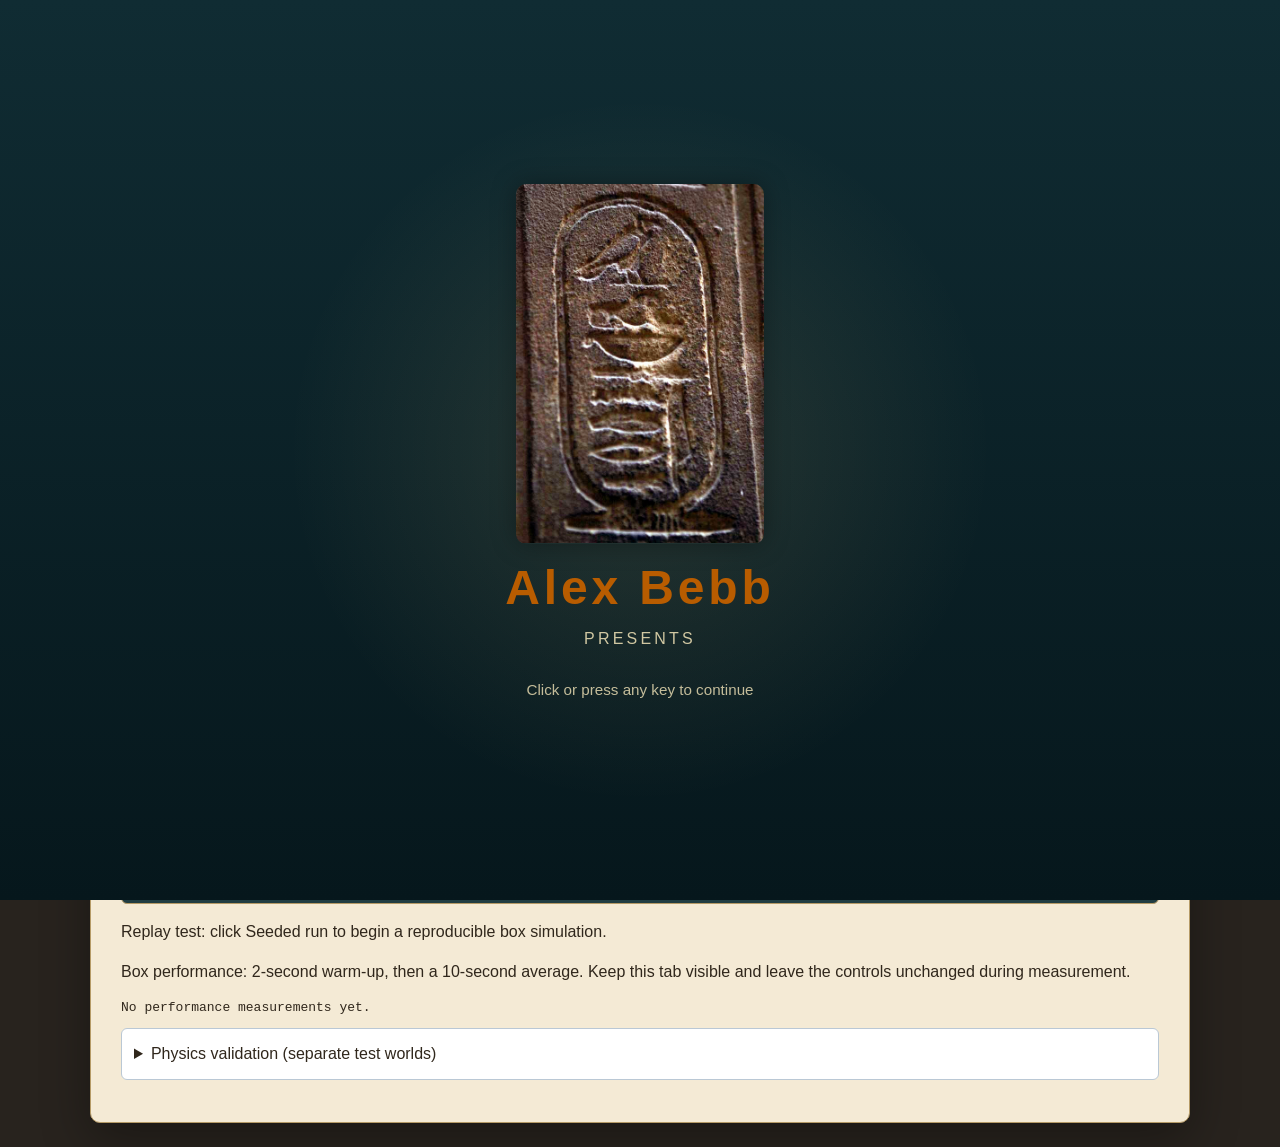
<file: project/index.html>
<!DOCTYPE html>
<html lang="en">

<head>
    <meta charset="UTF-8">
    <meta name="viewport" content="width=device-width, initial-scale=1.0">
    <title>The Burial Shaft — Alex Bebb</title>
    <link rel="icon" href="data:,">
    <link rel="stylesheet" href="./style.css">
    <link rel="stylesheet" href="./control-help.css">
    <link rel="stylesheet" href="menu-ui.css">
</head>

<body>
    <main>
        <header class="game-header">
            <p class="game-eyebrow">An Egyptian-inspired physics game</p>
            <h1>The Burial Shaft</h1>
            <p class="game-subtitle">Recover carefully. Control the swing.</p>
        </header>

        <section aria-labelledby="purposeHeading">
            <h2 id="purposeHeading">The first chamber</h2>
            <p>
                Guide a suspended archaeological find into the delivery zone.
                Move the support carefully, let the swinging settle, and keep
                the entire load inside the zone below 0.2 m/s for one second.
            </p>
            <p>
                Choose <strong>Burial Shaft — suspension</strong>.
                Use the support slider with the mouse, or Tab to it and
                use the arrow keys. Restart begins a new attempt.
                The other scenes remain available as physics demonstrations.
            </p>
        </section>
        <p>Alex Bebb — PHYS 311</p>

        <p id="status">Loading JavaScript…</p>

        <div class="controls">
            <label for="sceneSelect">
                Scene:
                <select id="sceneSelect">
                    <option value="box">20-ball box</option>
                    <option value="gravity">Gravitational orbits</option>
                    <option value="springs">Spring chain</option>
                    <option value="suspension" selected>Burial Shaft — suspension</option>
                </select>
            </label>

            <label for="integratorSelect">
                Integrator:
                <select id="integratorSelect">
                    <option value="verlet">Velocity Verlet</option>
                    <option value="euler-cromer">Euler–Cromer</option>
                    <option value="euler">Euler</option>
                </select>
            </label>

            <label for="restitutionInput">
                Restitution:
                <input id="restitutionInput" type="range" min="0" max="1" step="0.05" value="1">
                <span id="restitutionValue">1.00</span>
            </label>

            <label for="bodyCountSelect">
                Balls:
                <select id="bodyCountSelect">
                    <option value="20">20</option>
                    <option value="50">50</option>
                    <option value="100">100</option>
                    <option value="200">200</option>
                </select>
            </label>

            <label for="interactionSelect">Mouse action:</label>
            <select id="interactionSelect">
                <option value="drag" selected>Grab with spring</option>
                <option value="launch">Launch a ball</option>
            </select>

            <label for="durationSelect">Run duration:</label>
            <select id="durationSelect" aria-describedby="durationHelp">
                <option value="30">30 seconds</option>
                <option value="60">60 seconds</option>
                <option value="120">120 seconds</option>
                <option value="unlimited" selected>Unlimited</option>
            </select>

            <button id="restartButton" type="button">Restart</button>
            <button id="pauseButton" type="button">Pause</button>
            <button id="menuButton" type="button">Menu</button>
            <button id="stepButton" type="button">Single step</button>

            <label for="speedInput">
                Speed: <span id="speedValue">1.00</span>×
            </label>
            <input id="speedInput" type="range" min="0.25" max="2" step="0.25" value="1">
            <button id="seededRunButton" type="button">Seeded run</button>
            <button id="replayButton" type="button" disabled>Replay</button>
        </div>

        <p>
            Keyboard shortcuts when no form control is focused:
            Space = pause/resume;
            period (.) = single step;
            R = reset;
            − / + = speed;
            I = cycle integrators.
            Use Tab to reach controls and arrow keys to adjust sliders
            or select options.
        </p>

        <div class="controls">
            <label for="gravityInput">
                Downward gravity:
                <span id="gravityValue">0.00</span> m/s²
            </label>
            <input id="gravityInput" type="range" min="0" max="10" step="0.1" value="0">

            <label for="stiffnessInput">
                Spring stiffness:
                <span id="stiffnessValue">10.0</span> N/m
            </label>
            <input id="stiffnessInput" type="range" min="1" max="40" step="1" value="10">
        </div>

        <p>
            Gravity and restitution apply to the ball box.
            Spring stiffness applies to the spring chain.
            Changing gravity or stiffness starts a new energy comparison.
        </p>

        <p>
            Grab mode: drag an existing body with a spring.
            Launch mode (ball box only): press on empty space inside the box,
            pull backward, and release. A longer pull gives a faster launch.
        </p>
        <fieldset>
            <legend>Physics visuals</legend>

            <label for="showVelocity">
                <input id="showVelocity" type="checkbox">
                Velocity arrows
            </label>

            <label for="showForce">
                <input id="showForce" type="checkbox">
                Force arrows
            </label>

            <label for="showEnergy">
                <input id="showEnergy" type="checkbox">
                Energy graph
            </label>
            <label for="showCoordinates">
                <input id="showCoordinates" type="checkbox">
                Pointer coordinates on game
            </label>
        </fieldset>

        <div class="controls">
            <label for="zoomInput">
                View zoom: <span id="zoomValue">1.00</span>×
            </label>
            <input id="zoomInput" type="range" min="0.5" max="3" step="0.1" value="1">
            <button id="resetViewButton" type="button">Reset view</button>

            <label for="arrowScaleInput">
                Arrow size: <span id="arrowScaleValue">1.00</span>×
            </label>
            <input id="arrowScaleInput" type="range" min="0.25" max="10" step="0.25" value="1">
        </div>

        <p>
            Zoom changes the view around its center; zooming in may hide
            bodies near the edges. Reset view restores 1× zoom.
            Arrow size magnifies both arrow types without changing the physics.
            Arrow lengths remain capped.
        </p>

        <p>
            Velocity arrows show motion direction and relative speed.
            Force arrows show the most recently calculated continuous force;
            collision impulses are not included. Long arrows are capped.
            The energy graph shows recent total mechanical energy, including
            changes caused by interaction.
        </p>

        <p id="canvasKeyboardHelp">
            Keyboard: Tab to the canvas.
            In Grab mode, N grabs the next movable body;
            arrow keys move its spring target; G releases it.
            In Launch mode, Enter begins aiming;
            arrow keys adjust the pull;
            Shift plus arrow keys moves the launch position;
            Enter launches.
            Escape cancels either interaction.
            Space pauses or resumes; period advances one step.
        </p>

        <canvas id="sim" width="1000" height="850" tabindex="0" aria-label="Interactive physics simulation"
            aria-describedby="canvasKeyboardHelp">
            Your browser does not support HTML Canvas.
        </canvas>

        <p id="textDiagnostics" aria-label="Simulation diagnostics">
            Waiting for simulation data.
        </p>
        <section id="energyPanel" hidden aria-labelledby="energyHeading">
            <h2 id="energyHeading">Mechanical energy</h2>

            <canvas id="energyCanvas" width="1000" height="180" role="img"
                aria-label="Recent total mechanical energy versus simulated time" aria-describedby="energySummary">
                The energy graph requires Canvas support.
                Its latest value is provided below.
            </canvas>

            <p id="energySummary">Waiting for energy samples.</p>
        </section>

        <p id="durationHelp">
            Duration is measured in simulated seconds.
            Changes apply on Restart or when switching scenes.
            Seeded run and Replay always use 60 seconds.
        </p>

        <p id="replayResults">
            Replay test: click Seeded run to begin a reproducible box simulation.
        </p>

        <p>
            Box performance: 2-second warm-up, then a 10-second average.
            Keep this tab visible and leave the controls unchanged during measurement.
        </p>
        <pre id="performanceResults">No performance measurements yet.</pre>

        <dialog id="gameMenu" aria-labelledby="gameMenuHeading">
            <h2 id="gameMenuHeading">The Burial Shaft</h2>
            <p id="gameMenuStatus">Game paused.</p>
            <p class="menu-hint">
                Press Esc to close settings and leave the game paused.
                Press M again, choose Resume, or click Close menu
                to continue playing.
            </p>

            <div id="mainMenuActions" class="menu-actions">
                <button id="menuResume" type="button" autofocus>
                    Resume
                </button>
                <button id="menuChamberSelect" type="button">
                    Chamber Select
                </button>
                <button id="menuRestart" type="button">
                    Restart scene
                </button>
                <button id="menuMainMenu" type="button">
                    Main Menu
                </button>

            </div>

            <details id="menuSettings">
                <summary>Settings and physics tools</summary>
                <p>
                    Scene and certain physics changes restart the simulation.
                    Close the menu or select Resume when ready to continue.
                </p>
                <div id="menuSettingsContent"></div>
            </details>

            <details class="menu-instructions">
                <summary>Instructions</summary>
                <p>
                    In the Burial Shaft, move the support slider to guide the
                    suspended artifact. Tab to the slider and use the arrow
                    keys for keyboard control.
                </p>
                <p>
                    Keep the entire artifact inside the delivery zone below
                    0.2 m/s for one continuous simulated second.
                    Moving the support can add or remove energy;
                    damping gradually reduces the swing.
                </p>
                <p>
                    Conservative mode fixes the support, removes damping,
                    and disables delivery completion for physics testing.
                </p>
                <p>
                    Other physics scenes retain their own controls and
                    question-mark help buttons.
                </p>
            </details>

            <button id="menuClose" type="button">
                Close &amp; Resume
            </button>

            <button id="menuProjectPage" type="button">
                View Project Page
            </button>

        </dialog>

    </main>

    <!-- Splash screen and main menu -->
    <div id="ui-overlay-root">
        <section id="splash-screen" class="ui-screen active" aria-label="Splash screen">

            <div class="splash-content">
                <img id="splash-cartouche" src="./assets/alexander-cartouche.jpg"
                    alt="Cartouche of Alexander the Great">

                <h1 class="splash-title">Alex Bebb</h1>
                <p class="splash-subtitle">presents</p>
                <p class="splash-continue">
                    Click or press any key to continue
                </p>
            </div>
        </section>

        <section id="main-menu" class="ui-screen" aria-label="Main menu">

            <div class="menu-panel">
                <h1 class="menu-title">The Burial Shaft</h1>
                <p class="menu-subtitle">
                    An interactive mechanics game
                </p>

                <div class="menu-buttons">
                    <button id="play-button" class="menu-button">
                        Play
                    </button>

                    <button id="level-select-button" class="menu-button">
                        Level Select
                    </button>

                    <button id="instructions-button" class="menu-button" disabled>
                        Instructions
                    </button>

                    <button id="physics-lab-button" class="menu-button" disabled>
                        Physics Lab
                    </button>
                </div>
            </div>
        </section>
        <!-- Full-window chamber selection -->
        <section id="chamber-select" class="ui-screen" aria-label="Select a chamber">

            <div class="chamber-select-layout">
                <header class="chamber-select-header">
                    <h1>Select Chamber</h1>
                    <p>
                        Choose a chamber to explore.
                        Each presents a different suspension challenge.
                    </p>
                </header>

                <div class="chamber-grid">
                    <button class="chamber-card" type="button" data-chamber="0" data-level-id="first-delivery"
                        data-preview="">
                        <div class="chamber-preview">
                            Preview coming soon
                        </div>
                        <div class="chamber-card-info">
                            <h2>01 — First Delivery</h2>
                            <p>Guide the artifact into its delivery zone.</p>
                            <span>Available</span>
                        </div>
                    </button>

                    <button class="chamber-card" type="button" data-chamber="1" data-level-id="return-passage"
                        data-preview="">
                        <div class="chamber-preview">
                            Preview coming soon
                        </div>
                        <div class="chamber-card-info">
                            <h2>02 — Return Passage</h2>
                            <p>Navigate toward a narrower zone on the left.</p>
                            <span>Available</span>
                        </div>
                    </button>

                    <button class="chamber-card" type="button" data-chamber="2" data-level-id="steady-hands"
                        data-preview="">
                        <div class="chamber-preview">
                            Preview coming soon
                        </div>
                        <div class="chamber-card-info">
                            <h2>03 — Steady Hands</h2>
                            <p>Control a swing with reduced damping.</p>
                            <span>Available</span>
                        </div>
                    </button>

                    <button class="chamber-card" type="button" data-chamber="3" data-level-id="Upper Gallery"
                        data-preview=""`>
                        <div class="chamber-preview">
                            Preview coming soon
                        </div>
                        <div class="chamber-card-info">
                            <h2>04 — Upper Gallery</h2>
                            <p>Use vertical rail movement to deliver higher.</p>
                            <span>Available</span>
                        </div>
                    </button>
                </div>

                <!-- Advanced physics entry, isolated until engine integration is validated. -->
                <div class="chamber-select-footer">
                    <button id="advanced-chamber-button" class="menu-button" type="button"
                        aria-label="Open advanced two-rope physics chamber">
                        05 — Advanced Hoist (Physics Preview)
                    </button>
                    <p class="advanced-chamber-note">Two ropes, rigid-body rotation, physical pedestal contact, and artifact preservation. Advanced physics currently opens in its own game scene.</p>
                </div>

                <footer class="chamber-select-footer">
                    <button id="chamber-back-button" class="menu-button" type="button">
                        Back to Main Menu
                    </button>
                </footer>
            </div>
        </section>
    </div>

    <script type="module" src="./main.js"></script>
    <script type="module" src="./control-help.js"></script>
    <script src="./menu-ui.js"></script>
</body>

</html>
</file>
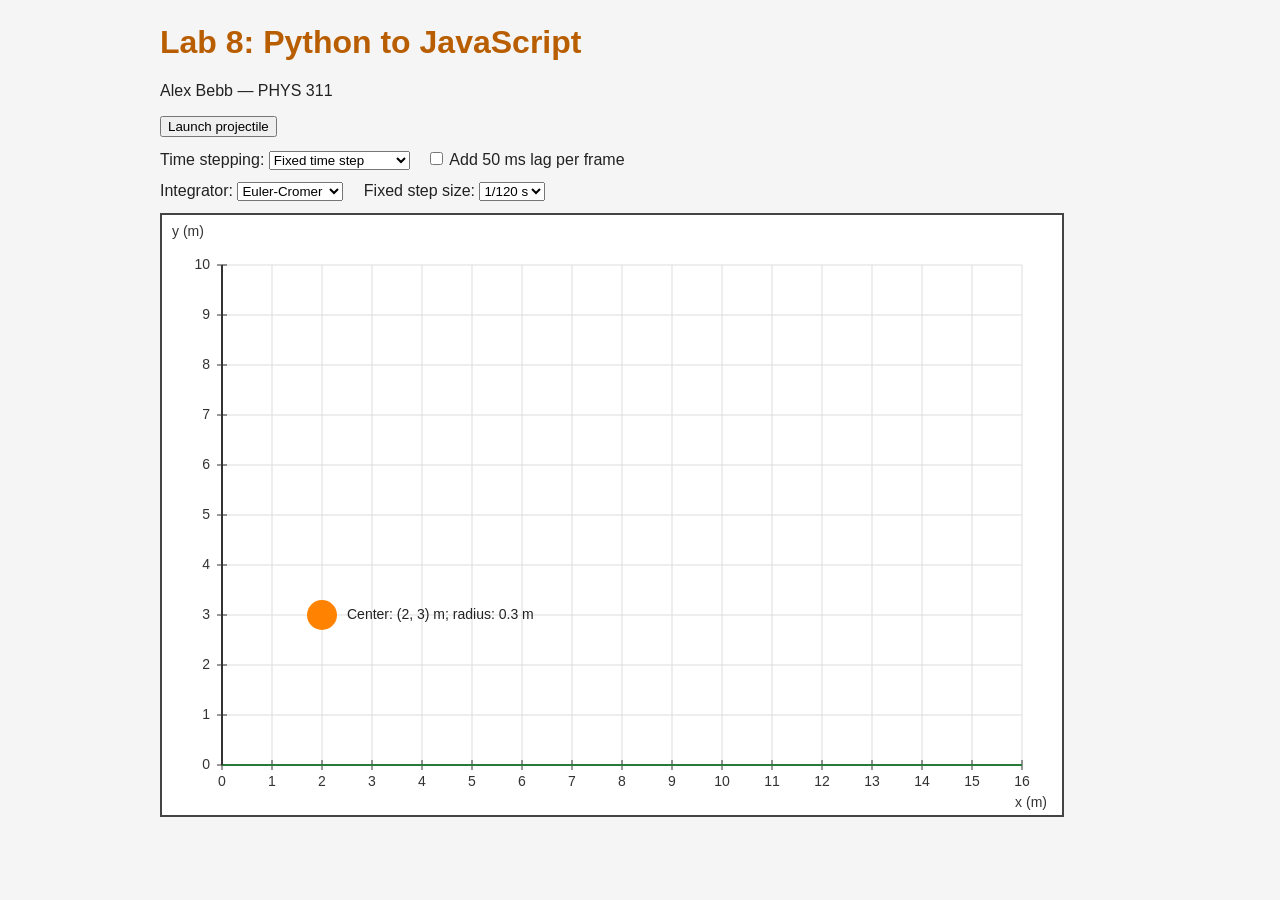
<file: labs/lab08/index.html>
<!DOCTYPE html>
<html lang="en">
<head>
  <meta charset="UTF-8">
  <meta name="viewport" content="width=device-width, initial-scale=1">
  <title>PHYS 311 — Lab 8</title>
  <link rel="stylesheet" href="./style.css">
  <link rel="icon" href="data:,">
</head>
<body>
  <h1>Lab 8: Python to JavaScript</h1>
  <p>Alex Bebb — PHYS 311</p>

  <canvas id="sim" width="900" height="600"></canvas>

  <script type="module" src="./main.js"></script>
</body>
</html>
</file>
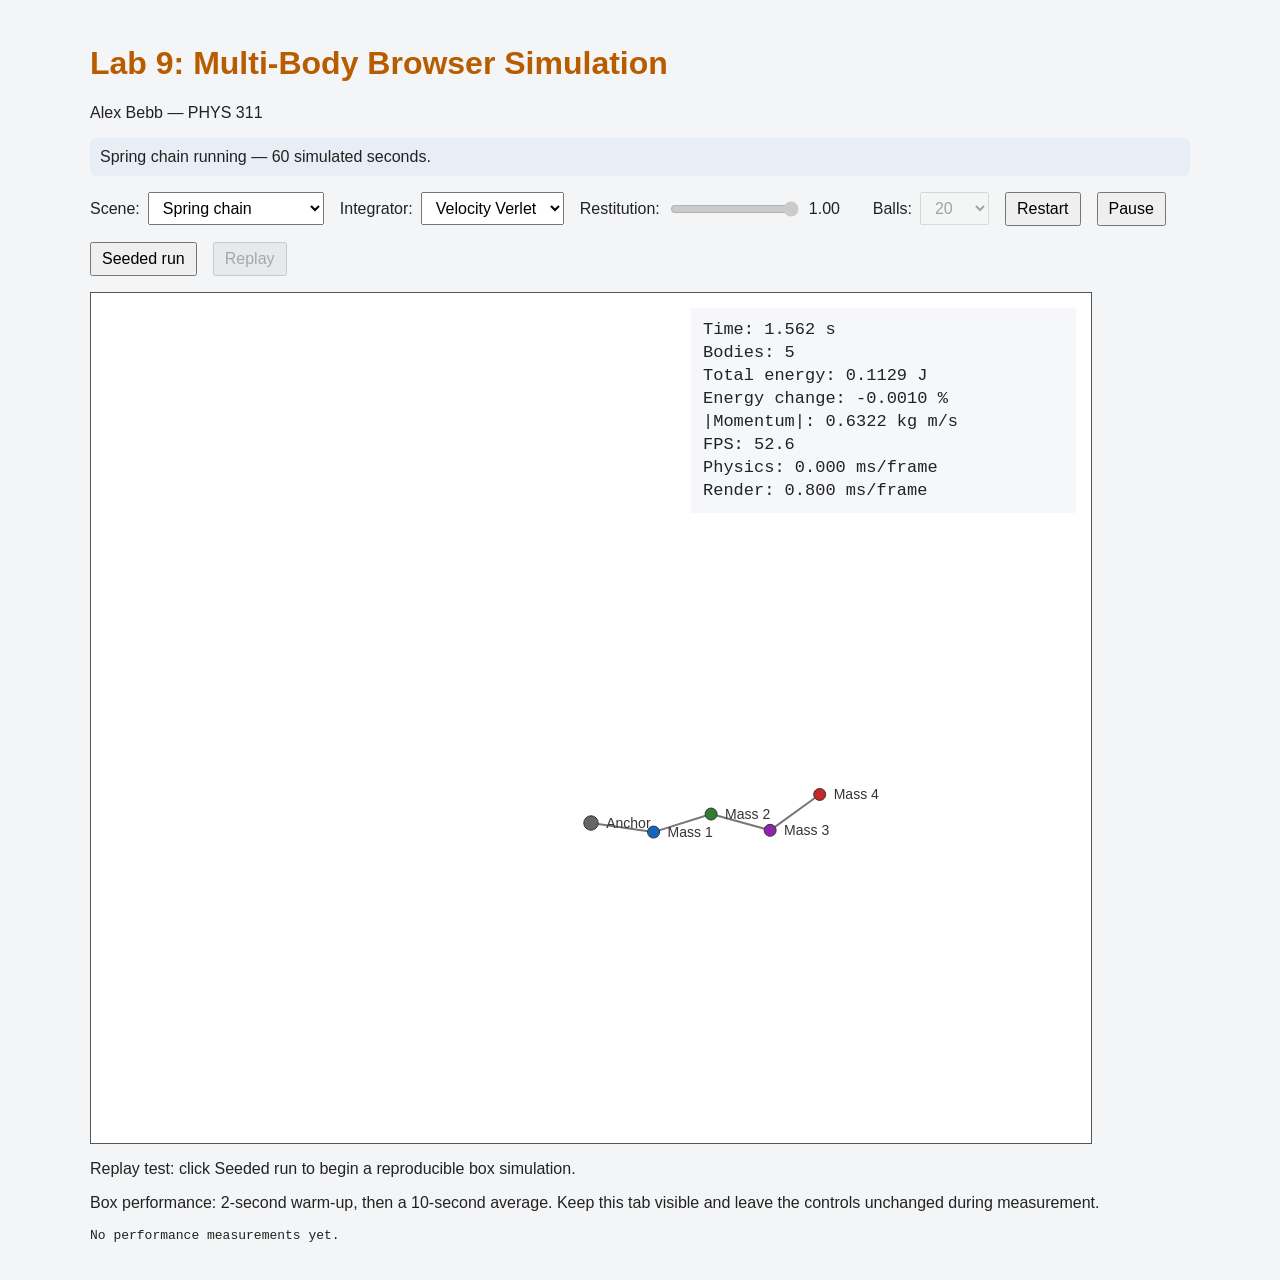
<file: labs/lab09/index.html>
<!DOCTYPE html>
<html lang="en">

<head>
    <meta charset="UTF-8">
    <meta name="viewport" content="width=device-width, initial-scale=1.0">
    <title>PHYS 311 — Lab 9</title>
    <link rel="icon" href="data:,">
    <link rel="stylesheet" href="./style.css">
</head>

<body>
    <main>
        <h1>Lab 9: Multi-Body Browser Simulation</h1>
        <p>Alex Bebb — PHYS 311</p>

        <p id="status">Loading JavaScript…</p>

        <div class="controls">
            <label>
                Scene:
                <select id="sceneSelect">
                    <option value="box">20-ball box</option>
                    <option value="gravity">Gravitational orbits</option>
                    <option value="springs" selected>Spring chain</option>
                </select>
            </label>
            <label>
                Integrator:
                <select id="integratorSelect">
                    <option value="verlet">Velocity Verlet</option>
                    <option value="euler-cromer">Euler–Cromer</option>
                </select>
            </label>

            <label>
                Restitution:
                <input id="restitutionInput" type="range" min="0" max="1" step="0.05" value="1">
                <span id="restitutionValue">1.00</span>
            </label>
            <label>
                Balls:
                <select id="bodyCountSelect">
                    <option value="20">20</option>
                    <option value="50">50</option>
                    <option value="100">100</option>
                    <option value="200">200</option>
                </select>
            </label>

            <button id="restartButton" type="button">Restart</button>
            <button id="pauseButton" type="button">Pause</button>
            <button id="seededRunButton" type="button">Seeded run</button>
            <button id="replayButton" type="button" disabled>Replay</button>
        </div>

        <canvas id="sim" width="1000" height="650">
            Your browser does not support HTML Canvas.
        </canvas>

        <p id="replayResults">
            Replay test: click Seeded run to begin a reproducible box simulation.
        </p>

        <p>
            Box performance: 2-second warm-up, then a 10-second average.
            Keep this tab visible and leave the controls unchanged during measurement.
        </p>
        <pre id="performanceResults">No performance measurements yet.</pre>

    </main>

    <script type="module" src="./main.js"></script>
</body>

</html>
</file>
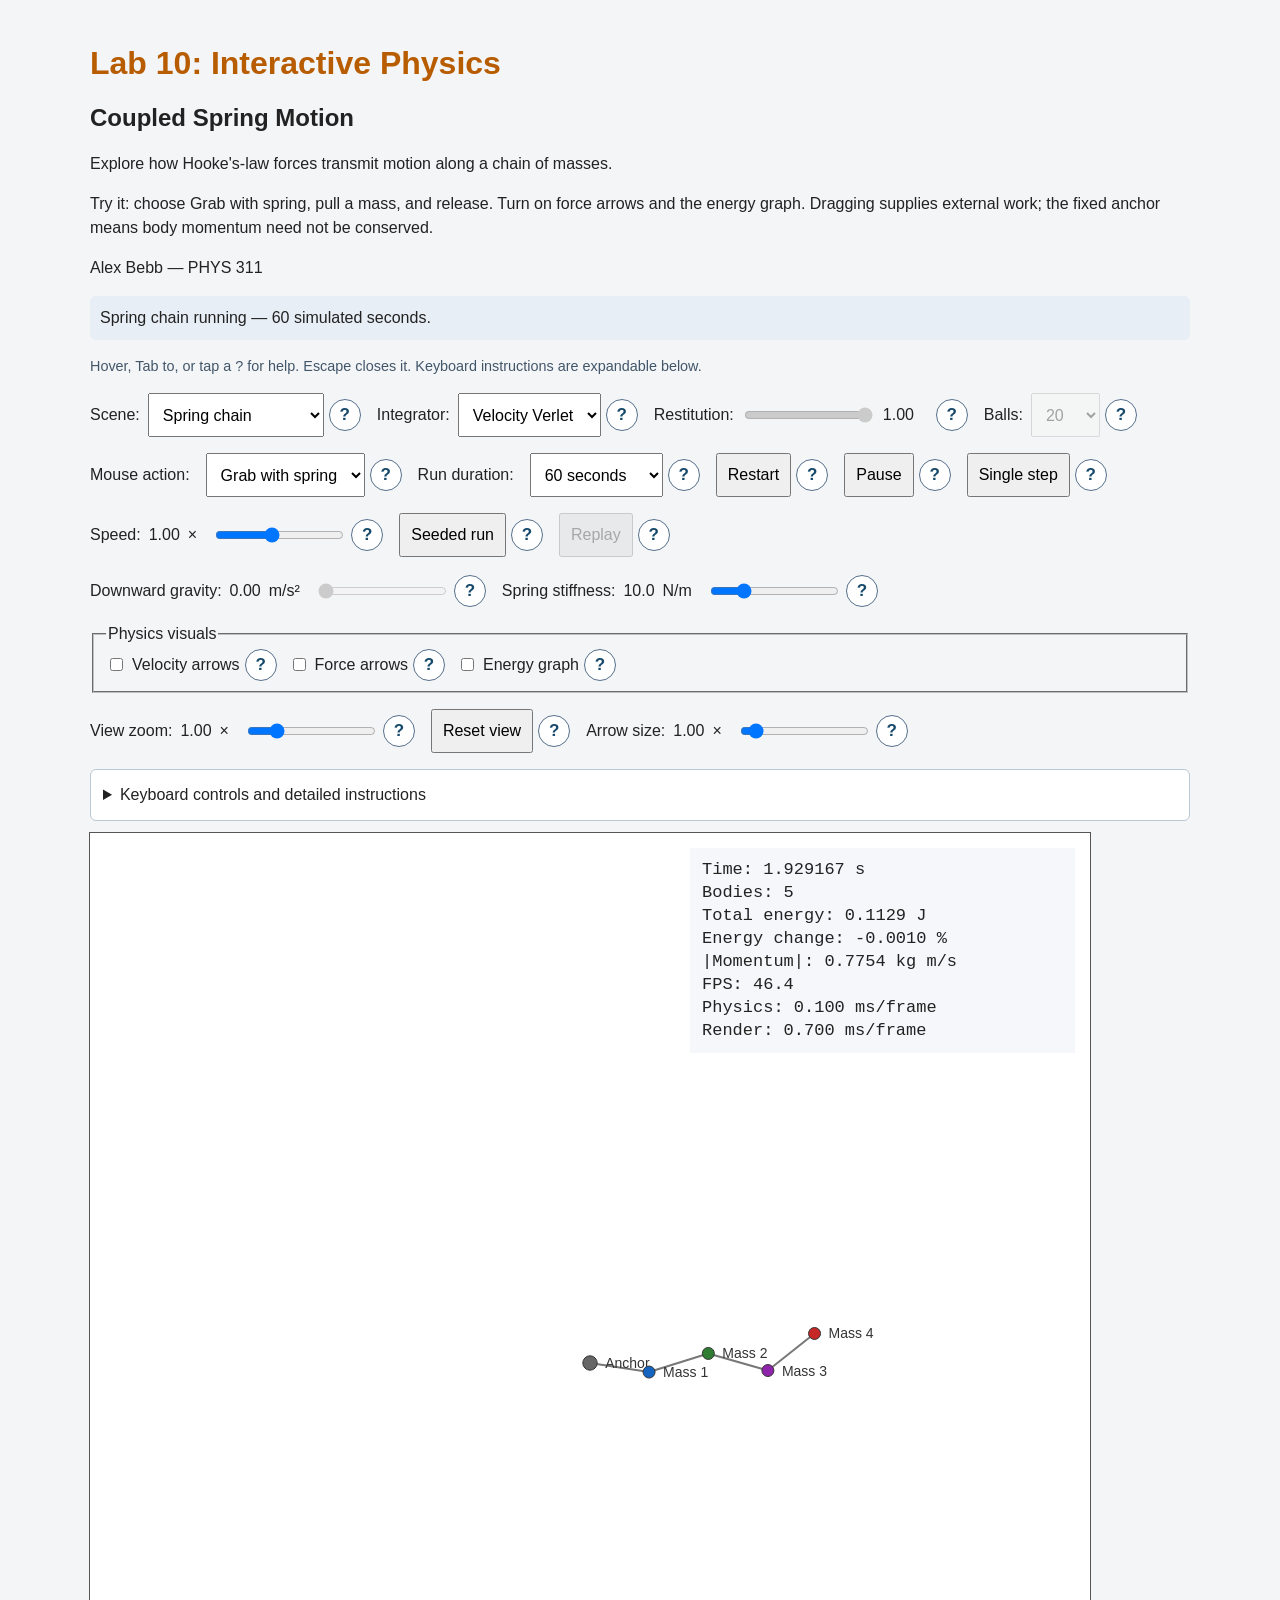
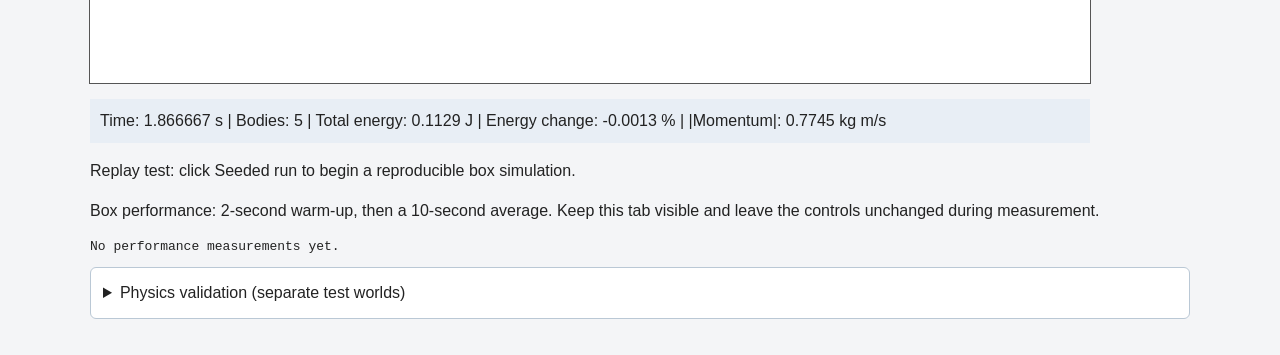
<file: labs/lab10/index.html>
<!DOCTYPE html>
<html lang="en">

<head>
    <meta charset="UTF-8">
    <meta name="viewport" content="width=device-width, initial-scale=1.0">
    <title>PHYS 311 — Lab 10</title>
    <link rel="icon" href="data:,">
    <link rel="stylesheet" href="./style.css">
    <link rel="stylesheet" href="./control-help.css">
</head>

<body>
    <main>
        <h1>Lab 10: Interactive Physics</h1>
        <section aria-labelledby="purposeHeading">
            <h2 id="purposeHeading">Launch, Fall, and Bounce</h2>

            <p>
                How do gravity and bounce affect a launched ball?
                Launch a ball, compare its motion with the predicted path,
                and explore what happens when it hits the walls.
            </p>

            <p>
                <strong>Try it:</strong>
                Choose the ball-box scene and “Launch a ball.”
                Set downward gravity to 2 m/s², then press in an empty
                part of the box, pull backward, and release.
                Change restitution to compare nearly elastic bounces
                with bounces that lose kinetic energy.
            </p>

            <p>
                The dashed preview predicts free flight under gravity.
                It ends at the box boundary and does not predict collisions
                with other balls. Launching and dragging add energy, so
                energy changes during interaction are not conservation tests.
            </p>
        </section>
        <p>Alex Bebb — PHYS 311</p>

        <p id="status">Loading JavaScript…</p>

        <div class="controls">
            <label for="sceneSelect">
                Scene:
                <select id="sceneSelect">
                    <option value="box">20-ball box</option>
                    <option value="gravity">Gravitational orbits</option>
                    <option value="springs" selected>Spring chain</option>
                </select>
            </label>

            <label for="integratorSelect">
                Integrator:
                <select id="integratorSelect">
                    <option value="verlet">Velocity Verlet</option>
                    <option value="euler-cromer">Euler–Cromer</option>
                    <option value="euler">Euler</option>
                </select>
            </label>

            <label for="restitutionInput">
                Restitution:
                <input id="restitutionInput" type="range" min="0" max="1" step="0.05" value="1">
                <span id="restitutionValue">1.00</span>
            </label>

            <label for="bodyCountSelect">
                Balls:
                <select id="bodyCountSelect">
                    <option value="20">20</option>
                    <option value="50">50</option>
                    <option value="100">100</option>
                    <option value="200">200</option>
                </select>
            </label>

            <label for="interactionSelect">Mouse action:</label>
            <select id="interactionSelect">
                <option value="drag" selected>Grab with spring</option>
                <option value="launch">Launch a ball</option>
            </select>

            <label for="durationSelect">Run duration:</label>
            <select id="durationSelect" aria-describedby="durationHelp">
                <option value="30">30 seconds</option>
                <option value="60" selected>60 seconds</option>
                <option value="120">120 seconds</option>
                <option value="unlimited">Unlimited</option>
            </select>

            <button id="restartButton" type="button">Restart</button>
            <button id="pauseButton" type="button">Pause</button>
            <button id="stepButton" type="button">Single step</button>

            <label for="speedInput">
                Speed: <span id="speedValue">1.00</span>×
            </label>
            <input id="speedInput" type="range" min="0.25" max="2" step="0.25" value="1">
            <button id="seededRunButton" type="button">Seeded run</button>
            <button id="replayButton" type="button" disabled>Replay</button>
        </div>

        <p>
            Keyboard shortcuts when no form control is focused:
            Space = pause/resume;
            period (.) = single step;
            R = reset;
            − / + = speed;
            I = cycle integrators.
            Use Tab to reach controls and arrow keys to adjust sliders
            or select options.
        </p>

        <div class="controls">
            <label for="gravityInput">
                Downward gravity:
                <span id="gravityValue">0.00</span> m/s²
            </label>
            <input id="gravityInput" type="range" min="0" max="10" step="0.1" value="0">

            <label for="stiffnessInput">
                Spring stiffness:
                <span id="stiffnessValue">10.0</span> N/m
            </label>
            <input id="stiffnessInput" type="range" min="1" max="40" step="1" value="10">
        </div>

        <p>
            Gravity and restitution apply to the ball box.
            Spring stiffness applies to the spring chain.
            Changing gravity or stiffness starts a new energy comparison.
        </p>

        <p>
            Grab mode: drag an existing body with a spring.
            Launch mode (ball box only): press on empty space inside the box,
            pull backward, and release. A longer pull gives a faster launch.
        </p>
        <fieldset>
            <legend>Physics visuals</legend>

            <label for="showVelocity">
                <input id="showVelocity" type="checkbox">
                Velocity arrows
            </label>

            <label for="showForce">
                <input id="showForce" type="checkbox">
                Force arrows
            </label>

            <label for="showEnergy">
                <input id="showEnergy" type="checkbox">
                Energy graph
            </label>
        </fieldset>

        <div class="controls">
            <label for="zoomInput">
                View zoom: <span id="zoomValue">1.00</span>×
            </label>
            <input id="zoomInput" type="range" min="0.5" max="3" step="0.1" value="1">
            <button id="resetViewButton" type="button">Reset view</button>

            <label for="arrowScaleInput">
                Arrow size: <span id="arrowScaleValue">1.00</span>×
            </label>
            <input id="arrowScaleInput" type="range" min="0.25" max="10" step="0.25" value="1">
        </div>

        <p>
            Zoom changes the view around its center; zooming in may hide
            bodies near the edges. Reset view restores 1× zoom.
            Arrow size magnifies both arrow types without changing the physics.
            Arrow lengths remain capped.
        </p>

        <p>
            Velocity arrows show motion direction and relative speed.
            Force arrows show the most recently calculated continuous force;
            collision impulses are not included. Long arrows are capped.
            The energy graph shows recent total mechanical energy, including
            changes caused by interaction.
        </p>

        <p id="canvasKeyboardHelp">
            Keyboard: Tab to the canvas.
            In Grab mode, N grabs the next movable body;
            arrow keys move its spring target; G releases it.
            In Launch mode, Enter begins aiming;
            arrow keys adjust the pull;
            Shift plus arrow keys moves the launch position;
            Enter launches.
            Escape cancels either interaction.
            Space pauses or resumes; period advances one step.
        </p>

        <canvas id="sim" width="1000" height="850" tabindex="0" aria-label="Interactive physics simulation"
            aria-describedby="canvasKeyboardHelp">
            Your browser does not support HTML Canvas.
        </canvas>

        <p id="textDiagnostics" aria-label="Simulation diagnostics">
            Waiting for simulation data.
        </p>
        <section id="energyPanel" hidden aria-labelledby="energyHeading">
            <h2 id="energyHeading">Mechanical energy</h2>

            <canvas id="energyCanvas" width="1000" height="180" role="img"
                aria-label="Recent total mechanical energy versus simulated time" aria-describedby="energySummary">
                The energy graph requires Canvas support.
                Its latest value is provided below.
            </canvas>

            <p id="energySummary">Waiting for energy samples.</p>
        </section>

        <p id="durationHelp">
            Duration is measured in simulated seconds.
            Changes apply on Restart or when switching scenes.
            Seeded run and Replay always use 60 seconds.
        </p>

        <p id="replayResults">
            Replay test: click Seeded run to begin a reproducible box simulation.
        </p>

        <p>
            Box performance: 2-second warm-up, then a 10-second average.
            Keep this tab visible and leave the controls unchanged during measurement.
        </p>
        <pre id="performanceResults">No performance measurements yet.</pre>

    </main>

    <script type="module" src="./main.js"></script>
    <script type="module" src="./control-help.js"></script>
</body>

</html>
</file>
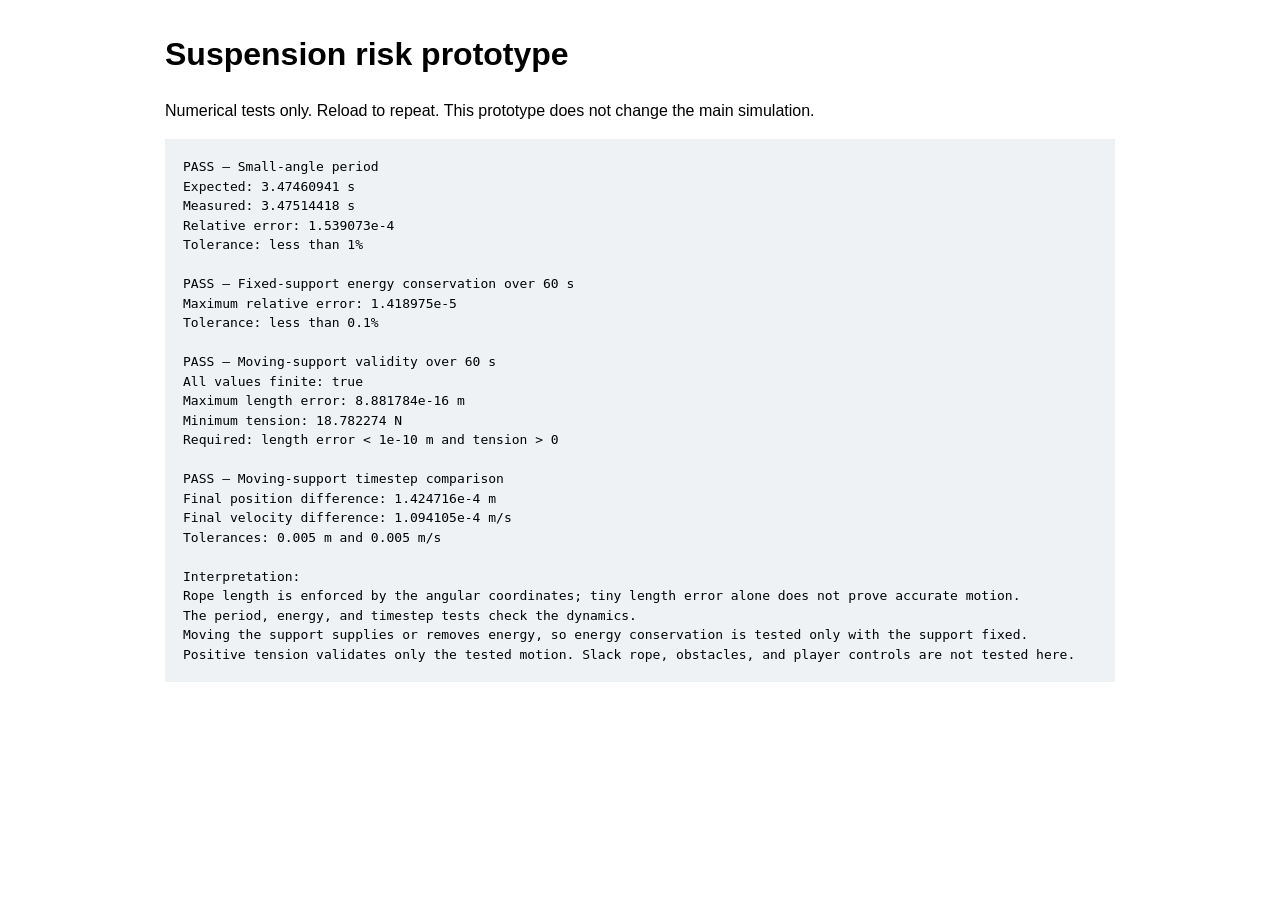
<file: project/spike/index.html>
<!doctype html>
<html lang="en">

<head>
    <meta charset="utf-8">
    <meta name="viewport" content="width=device-width, initial-scale=1">
    <title>Burial Shaft — Suspension Risk Test</title>
    <style>
        body {
            max-width: 950px;
            margin: 30px auto;
            padding: 0 16px;
            font-family: Arial, sans-serif;
            line-height: 1.5;
        }

        pre {
            padding: 18px;
            background: #eef2f5;
            white-space: pre-wrap;
            overflow-wrap: anywhere;
        }
    </style>
</head>

<body>
    <h1>Suspension risk prototype</h1>
    <p>
        Numerical tests only. Reload to repeat.
        This prototype does not change the main simulation.
    </p>
    <pre id="results">Running tests...</pre>

    <script>
        "use strict";

        const g = 9.81;  // m/s²
        const L = 3;     // rope length, m
        const m = 2;     // suspended mass, kg

        // Prescribed horizontal support motion.
        // Position, velocity, and acceleration are mutually consistent.
        function support(t, moving) {
            const A = moving ? 0.25 : 0;
            const frequency = 1.2; // angular frequency, rad/s

            return {
                x: A * (1 - Math.cos(frequency * t)),
                vx: A * frequency * Math.sin(frequency * t),
                ax: A * frequency * frequency *
                    Math.cos(frequency * t)
            };
        }

        // Angle is measured from vertically downward.
        function angularAcceleration(theta, t, moving) {
            const ax = support(t, moving).ax;

            return (
                -g * Math.sin(theta) -
                ax * Math.cos(theta)
            ) / L;
        }

        // Velocity Verlet for the angular equation.
        function step(state, dt, moving) {
            const a0 = angularAcceleration(
                state.theta, state.t, moving
            );

            const halfOmega = state.omega + 0.5 * dt * a0;
            const theta = state.theta + dt * halfOmega;
            const nextTime = state.t + dt;

            const a1 = angularAcceleration(theta, nextTime, moving);

            return {
                theta,
                omega: halfOmega + 0.5 * dt * a1,
                t: nextTime
            };
        }

        function measure(state, moving) {
            const pivot = support(state.t, moving);
            const sine = Math.sin(state.theta);
            const cosine = Math.cos(state.theta);

            const x = pivot.x + L * sine;
            const y = -L * cosine;
            const vx = pivot.vx + L * cosine * state.omega;
            const vy = L * sine * state.omega;

            const energy =
                0.5 * m * (vx * vx + vy * vy) +
                m * g * (y + L);

            const tension = m * (
                L * state.omega * state.omega +
                g * cosine -
                pivot.ax * sine
            );

            return {
                x, y, vx, vy, energy, tension,
                lengthError: Math.abs(
                    Math.hypot(x - pivot.x, y) - L
                )
            };
        }

        function simulate(dt, moving, initialAngle) {
            const seconds = 60;
            const steps = Math.round(seconds / dt);

            let state = {
                theta: initialAngle,
                omega: 0,
                t: 0
            };

            const initialEnergy = measure(state, moving).energy;
            let maxRelativeEnergyError = 0;
            let maxLengthError = 0;
            let minTension = Infinity;
            let finite = true;
            const crossings = [];

            for (let i = 0; i < steps; i++) {
                const previous = state;
                state = step(state, dt, moving);

                // Downward zero crossings, one per full oscillation.
                if (previous.theta > 0 && state.theta <= 0) {
                    const fraction = previous.theta /
                        (previous.theta - state.theta);

                    crossings.push(previous.t + fraction * dt);
                }

                const values = measure(state, moving);

                finite = finite &&
                    Object.values(state).every(Number.isFinite) &&
                    Object.values(values).every(Number.isFinite);

                maxLengthError = Math.max(
                    maxLengthError, values.lengthError
                );

                minTension = Math.min(minTension, values.tension);

                maxRelativeEnergyError = Math.max(
                    maxRelativeEnergyError,
                    Math.abs(values.energy - initialEnergy) /
                    Math.abs(initialEnergy)
                );
            }

            const period = crossings.length > 1
                ? (crossings[crossings.length - 1] - crossings[0]) /
                (crossings.length - 1)
                : NaN;

            return {
                state,
                final: measure(state, moving),
                period,
                finite,
                maxRelativeEnergyError,
                maxLengthError,
                minTension
            };
        }

        const lines = [];
        function report(name, passed, details) {
            lines.push(
                `${passed ? "PASS" : "FAIL"} — ${name}\n${details}\n`
            );
        }

        // Test 1: small-angle period.
        const fixed = simulate(1 / 240, false, 0.05);
        const expectedPeriod = 2 * Math.PI * Math.sqrt(L / g);
        const periodError = Math.abs(
            fixed.period - expectedPeriod
        ) / expectedPeriod;

        report(
            "Small-angle period",
            periodError < 0.01,
            `Expected: ${expectedPeriod.toFixed(8)} s\n` +
            `Measured: ${fixed.period.toFixed(8)} s\n` +
            `Relative error: ${periodError.toExponential(6)}\n` +
            `Tolerance: less than 1%`
        );

        // Test 2: conservative reduction.
        report(
            "Fixed-support energy conservation over 60 s",
            fixed.maxRelativeEnergyError < 0.001,
            `Maximum relative error: ` +
            `${fixed.maxRelativeEnergyError.toExponential(6)}\n` +
            `Tolerance: less than 0.1%`
        );

        // Test 3: moving support and taut-rope validity.
        const moving = simulate(1 / 240, true, 0.2);

        report(
            "Moving-support validity over 60 s",
            moving.finite &&
            moving.maxLengthError < 1e-10 &&
            moving.minTension > 0,
            `All values finite: ${moving.finite}\n` +
            `Maximum length error: ` +
            `${moving.maxLengthError.toExponential(6)} m\n` +
            `Minimum tension: ${moving.minTension.toFixed(6)} N\n` +
            `Required: length error < 1e-10 m and tension > 0`
        );

        // Test 4: timestep refinement under the same support motion.
        const finer = simulate(1 / 480, true, 0.2);
        const positionDifference = Math.hypot(
            moving.final.x - finer.final.x,
            moving.final.y - finer.final.y
        );
        const velocityDifference = Math.hypot(
            moving.final.vx - finer.final.vx,
            moving.final.vy - finer.final.vy
        );

        report(
            "Moving-support timestep comparison",
            positionDifference < 0.005 &&
            velocityDifference < 0.005,
            `Final position difference: ` +
            `${positionDifference.toExponential(6)} m\n` +
            `Final velocity difference: ` +
            `${velocityDifference.toExponential(6)} m/s\n` +
            `Tolerances: 0.005 m and 0.005 m/s`
        );

        lines.push(
            "Interpretation:\n" +
            "Rope length is enforced by the angular coordinates; " +
            "tiny length error alone does not prove accurate motion.\n" +
            "The period, energy, and timestep tests check the dynamics.\n" +
            "Moving the support supplies or removes energy, so energy " +
            "conservation is tested only with the support fixed.\n" +
            "Positive tension validates only the tested motion. " +
            "Slack rope, obstacles, and player controls are not tested here."
        );

        document.getElementById("results").textContent =
            lines.join("\n");
    </script>
</body>

</html>
</file>
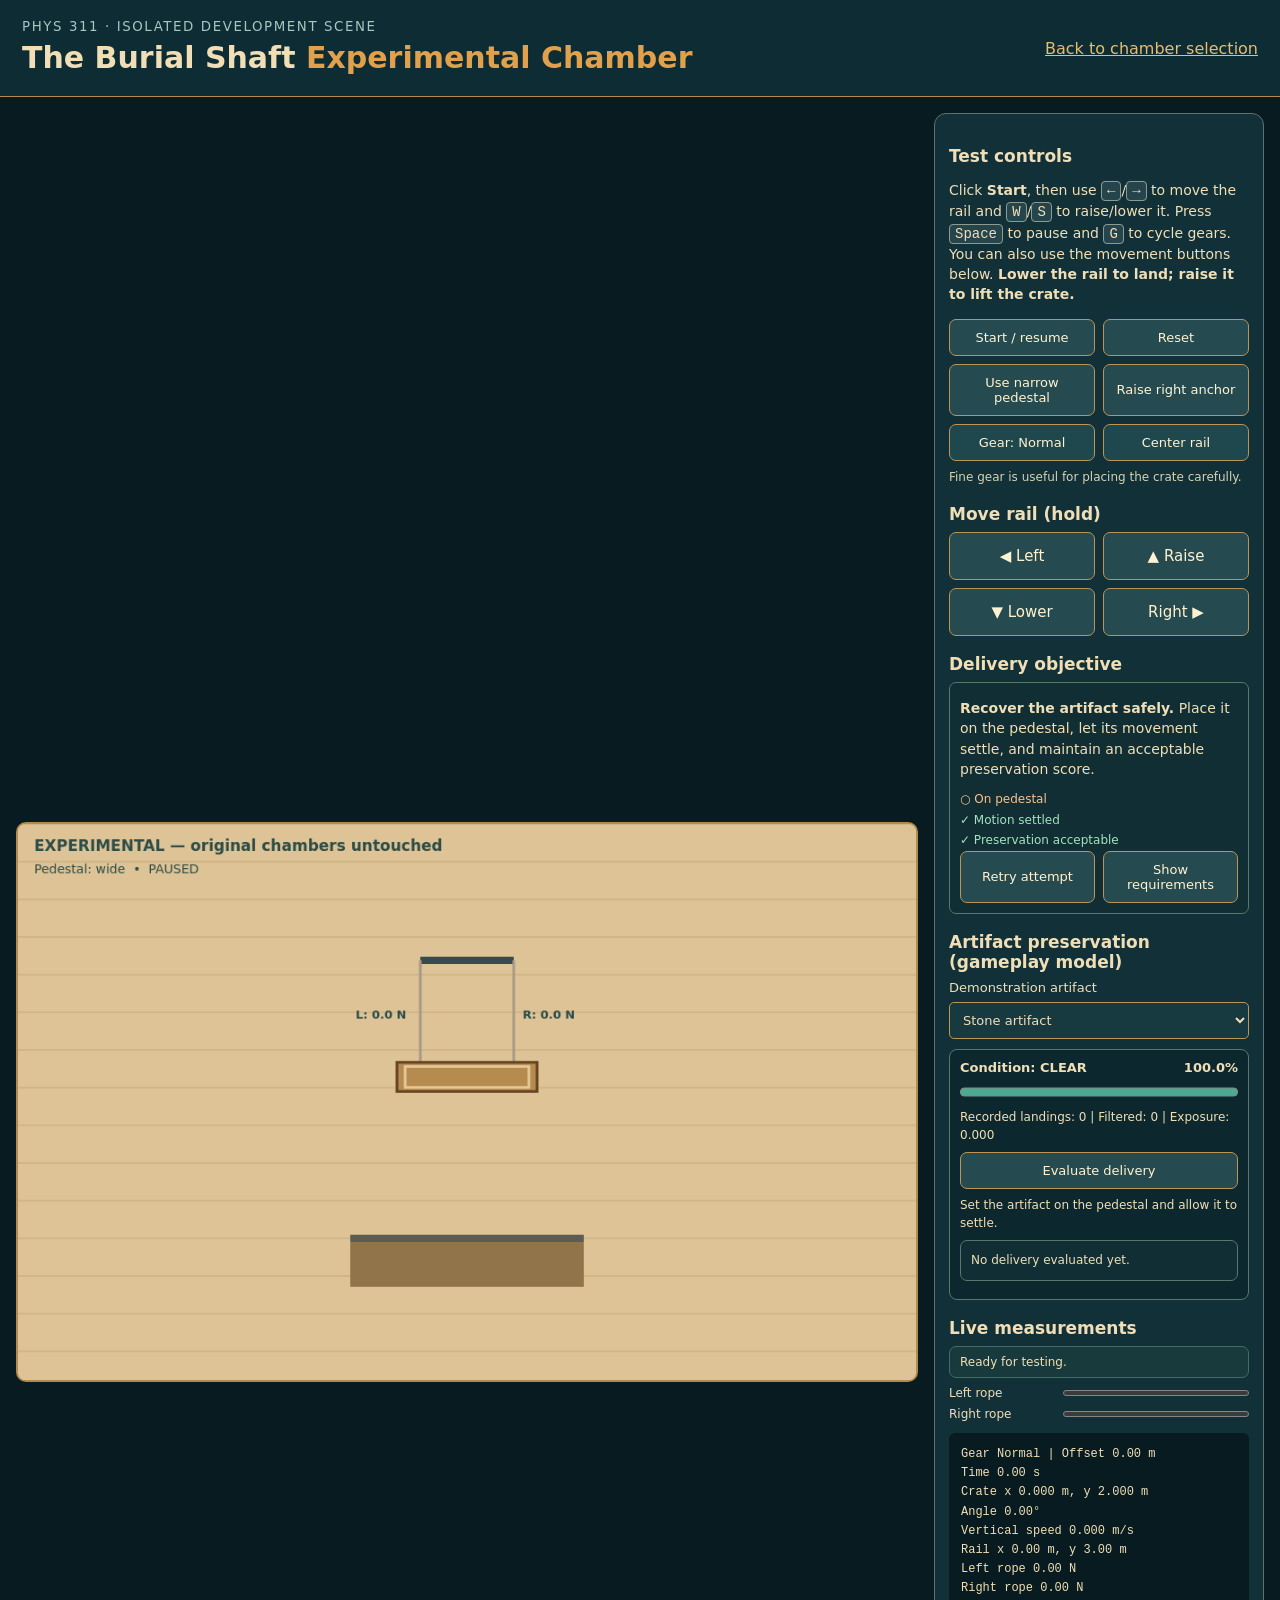
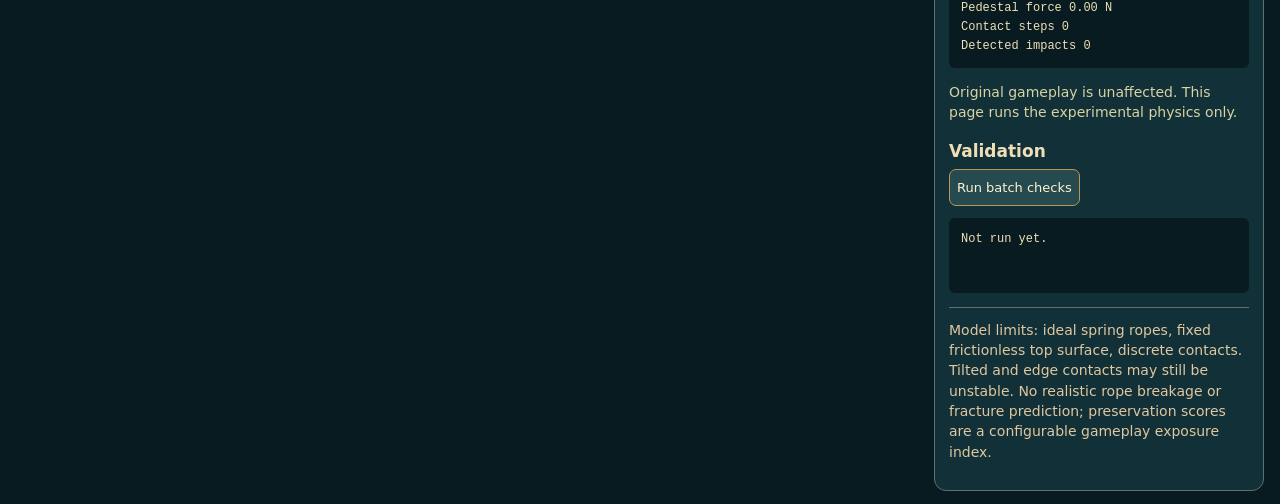
<file: project/experimental-chamber.html>
<!doctype html>
<html lang="en"><head><meta charset="utf-8"><meta name="viewport" content="width=device-width,initial-scale=1">
<title>The Burial Shaft — Experimental Chamber</title>
<link rel="stylesheet" href="./experimental-chamber.css">
</head><body>
<header><div><small>PHYS 311 · ISOLATED DEVELOPMENT SCENE</small><h1>The Burial Shaft <span>Experimental Chamber</span></h1></div>
<a href="./index.html?screen=chambers">Back to chamber selection</a></header>
<main>
<section class="stage"><canvas id="expCanvas" width="1000" height="620" aria-label="Rectangular crate suspended by two spring ropes over a pedestal"></canvas></section>
<aside><h2>Test controls</h2><p>Click <strong>Start</strong>, then use <kbd>←</kbd>/<kbd>→</kbd> to move the rail and <kbd>W</kbd>/<kbd>S</kbd> to raise/lower it. Press <kbd>Space</kbd> to pause and <kbd>G</kbd> to cycle gears. You can also use the movement buttons below. <strong>Lower the rail to land; raise it to lift the crate.</strong></p>
<div class="buttons"><button id="expToggle">Start</button><button id="expReset">Reset</button><button id="expWidth">Use narrow pedestal</button><button id="expOffset">Raise right anchor</button><button id="expGear">Gear: Normal</button><button id="expCenter">Center rail</button></div><p id="expMode" class="mode-hint">Fine gear is useful for placing the crate carefully.</p>
<h2>Move rail (hold)</h2><div class="move-pad"><button data-exp-move="left" type="button">◀ Left</button><button data-exp-move="up" type="button">▲ Raise</button><button data-exp-move="down" type="button">▼ Lower</button><button data-exp-move="right" type="button">Right ▶</button></div><h2>Delivery objective</h2>
<div class="objective-box" aria-label="Delivery requirements">
  <p><strong>Recover the artifact safely.</strong> Place it on the pedestal, let its movement settle, and maintain an acceptable preservation score.</p>
  <div id="expObjective" class="objective-status" aria-live="polite">Awaiting simulation.</div>
  <div class="buttons"><button type="button" id="expRetry">Retry attempt</button><button type="button" id="expObjectiveHelp">Show requirements</button></div>
  <p id="expObjectiveDetails" class="mode-hint" hidden>Place the artifact over the pedestal, settle its translational and rotational motion, and avoid exceeding the gameplay preservation threshold. This is not a real fracture model.</p>
</div>
<h2>Artifact preservation (gameplay model)</h2>
<label class="profile-picker">Demonstration artifact <select id="expProfile"><option value="stone">Stone artifact</option><option value="ceramic">Ceramic vessel</option><option value="metal">Metal artifact</option></select></label>
<div class="preservation-box"><div class="preservation-heading"><strong id="expCondition">Condition: clear</strong><strong id="expPreservationValue">100%</strong></div><progress id="expPreservationBar" max="100" value="100"></progress><p id="expImpactInfo">No significant landing impacts recorded.</p><button id="expEvaluate" type="button">Evaluate delivery</button><p id="expDelivery" role="status">Set the artifact on the pedestal and allow it to settle.</p><div id="expResult" class="delivery-result" aria-live="polite">No delivery evaluated yet.</div></div><h2>Live measurements</h2><div id="expAlert" class="exp-alert" aria-live="polite">Ready for testing.</div><div class="tension-tracks"><label>Left rope <meter id="expLeftMeter" min="0" max="45" value="0"></meter></label><label>Right rope <meter id="expRightMeter" min="0" max="45" value="0"></meter></label></div><pre id="expReadout">Ready.</pre>
<p id="expStatus" role="status">Original gameplay is unaffected. This page runs the experimental physics only.</p>
<h2>Validation</h2><button id="expCheck">Run batch checks</button><pre id="expChecks">Not run yet.</pre>
<p class="caution">Model limits: ideal spring ropes, fixed frictionless top surface, discrete contacts. Tilted and edge contacts may still be unstable. No realistic rope breakage or fracture prediction; preservation scores are a configurable gameplay exposure index.</p>
</aside></main>
<script type="module" src="./experimental-chamber.js"></script></body></html>
</file>
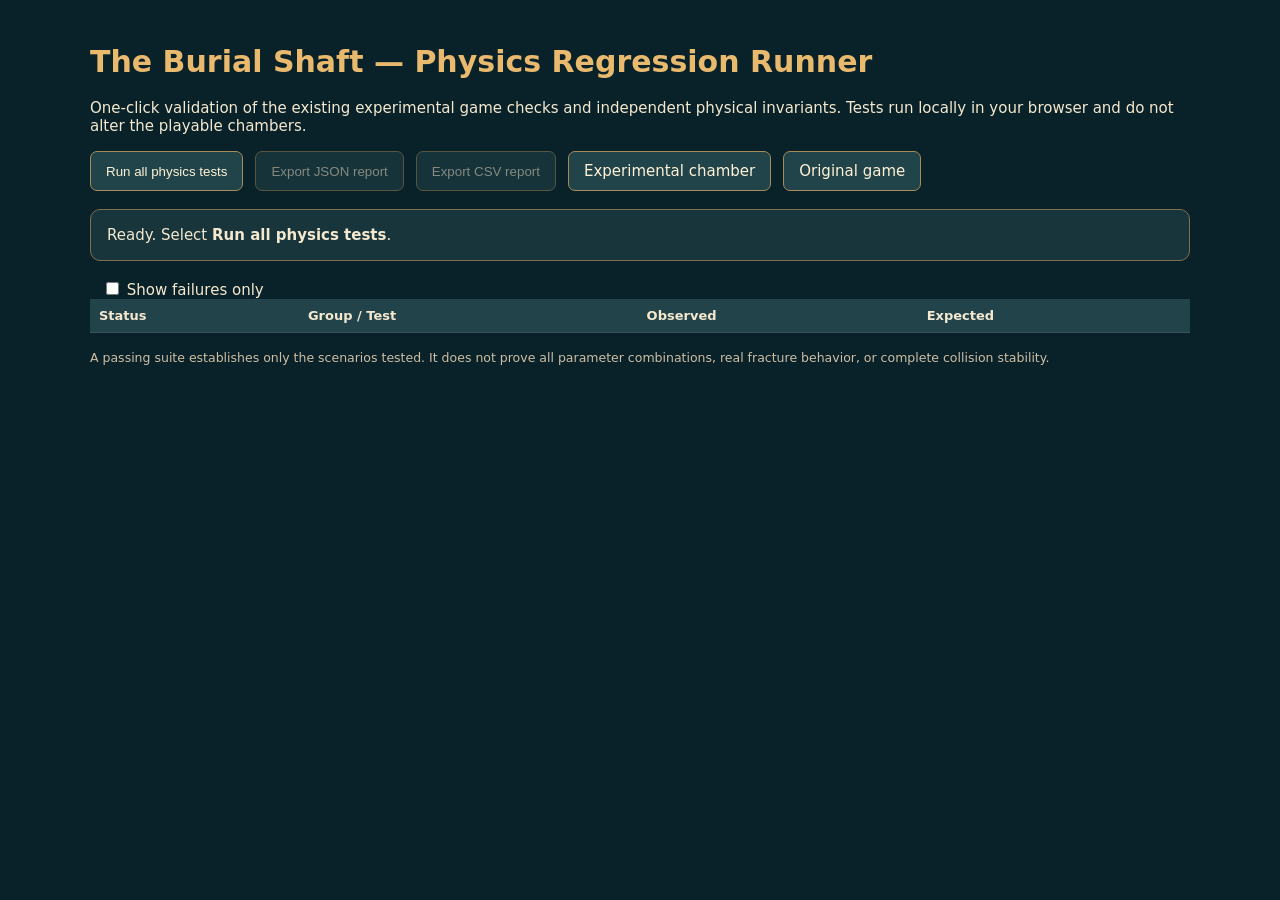
<file: project/physics-test-runner.html>
<!doctype html><html lang="en"><head><meta charset="utf-8"><meta name="viewport" content="width=device-width,initial-scale=1"><title>The Burial Shaft — Physics Test Runner</title>
<style>body{font:15px system-ui,sans-serif;background:#092229;color:#f4e8cf;margin:0;padding:24px}main{max-width:1100px;margin:auto}h1{color:#e9b96e}.actions{display:flex;gap:12px;flex-wrap:wrap;margin:16px 0}button,a{border:1px solid #a88b57;border-radius:7px;background:#21444a;color:#fff1d5;padding:10px 15px;cursor:pointer;text-decoration:none}button:disabled{opacity:.5}#summary{border:1px solid #806f4d;border-radius:10px;padding:16px;background:#17353a;margin:18px 0}#summary.good{border-color:#56a78f}#summary.bad{border-color:#ed897c}.progress{height:10px;border-radius:10px;background:#364c50;overflow:hidden;margin-top:14px}.progress>div{height:100%;width:0;background:#65ae97}table{width:100%;border-collapse:collapse;background:#112e34;font-size:13px}th,td{text-align:left;padding:9px;border-bottom:1px solid #385158;vertical-align:top}th{background:#23434b;position:sticky;top:0}td:nth-child(3){font-family:ui-monospace,monospace;overflow-wrap:anywhere;max-width:340px}.pass{color:#8de6bf}.fail{color:#ff9f8e}label{margin-left:12px}small{color:#cfbea4}#error{white-space:pre-wrap;color:#ffa69a}section{overflow-x:auto}</style></head><body><main><h1>The Burial Shaft — Physics Regression Runner</h1><p>One-click validation of the existing experimental game checks and independent physical invariants. Tests run locally in your browser and do not alter the playable chambers.</p><div class="actions"><button id="run">Run all physics tests</button><button id="download" disabled>Export JSON report</button><button id="csv" disabled>Export CSV report</button><a href="./experimental-chamber.html">Experimental chamber</a><a href="./index.html">Original game</a></div><div id="summary" role="status">Ready. Select <strong>Run all physics tests</strong>.</div><label><input type="checkbox" id="failed"> Show failures only</label><div id="error"></div><section><table><thead><tr><th>Status</th><th>Group / Test</th><th>Observed</th><th>Expected</th></tr></thead><tbody id="results"></tbody></table></section><p><small>A passing suite establishes only the scenarios tested. It does not prove all parameter combinations, real fracture behavior, or complete collision stability.</small></p></main><script type="module" src="./physics-test-runner.js"></script></body></html>
</file>
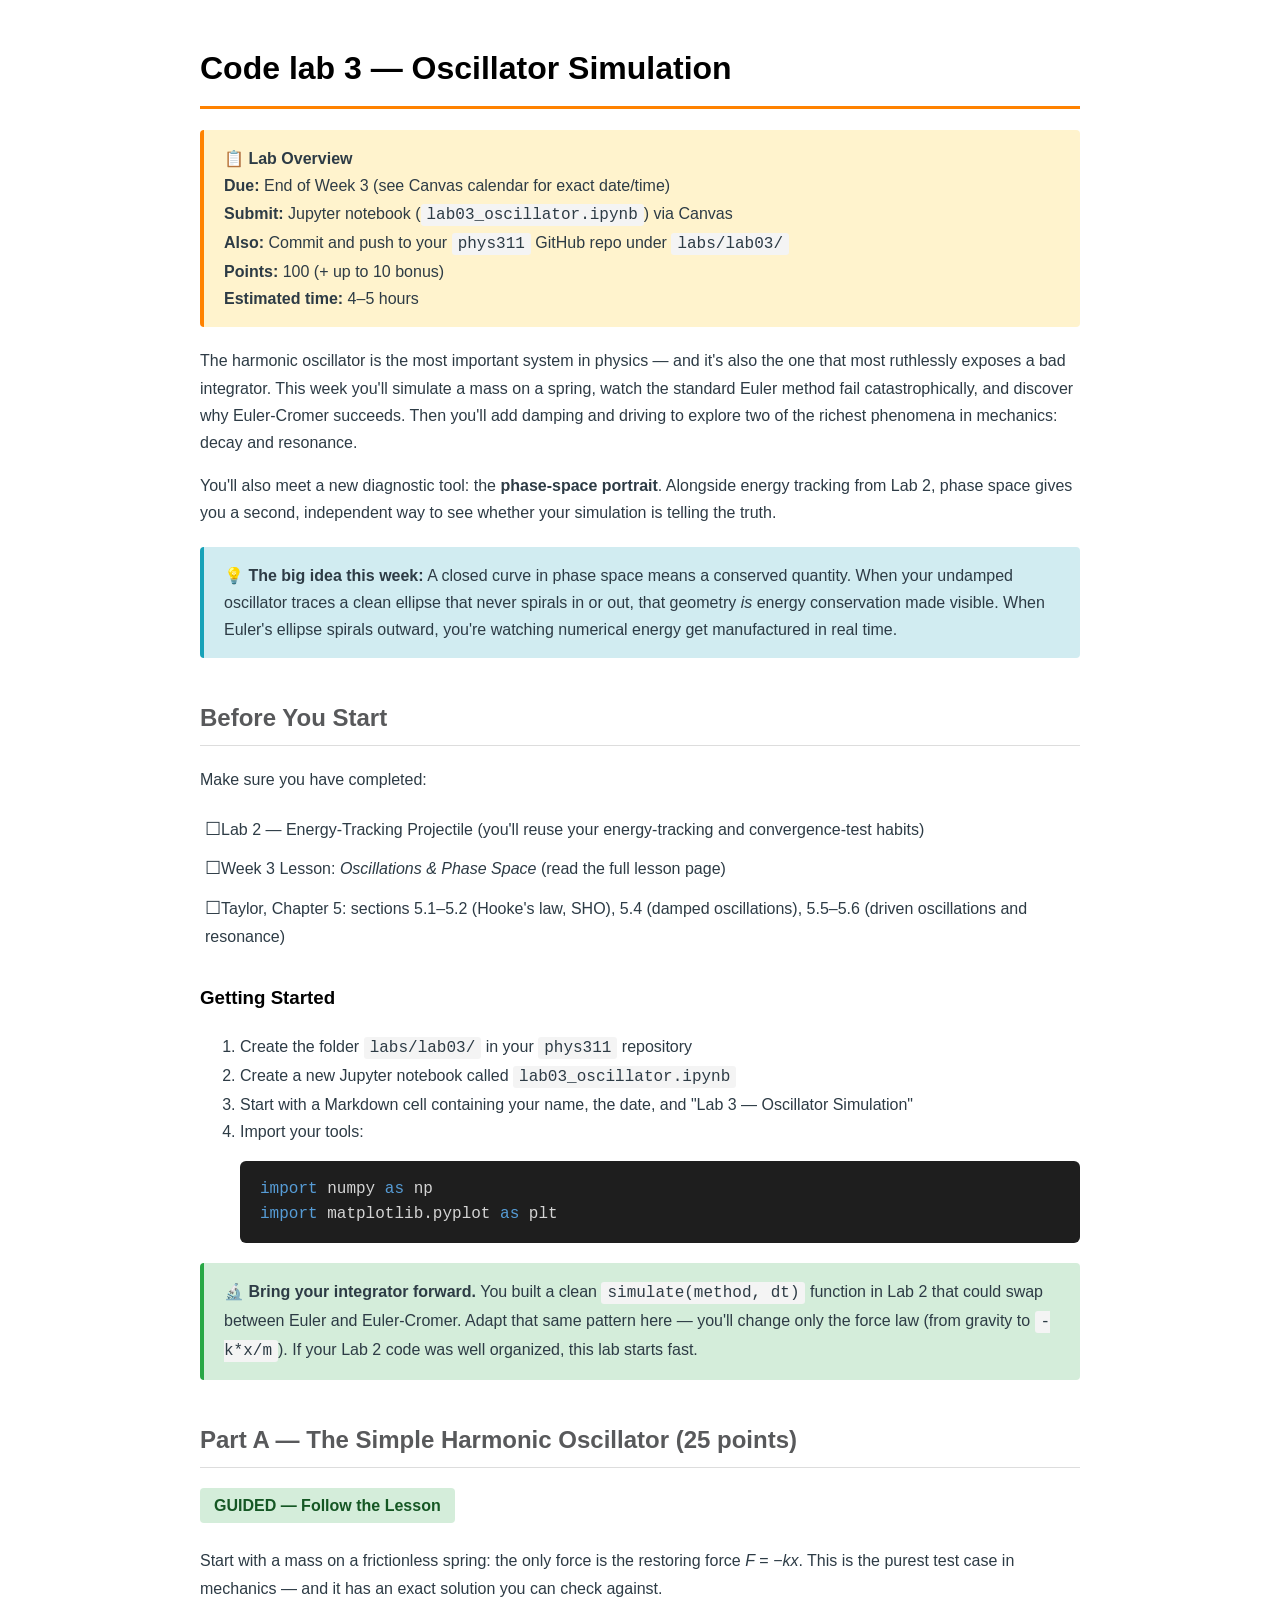
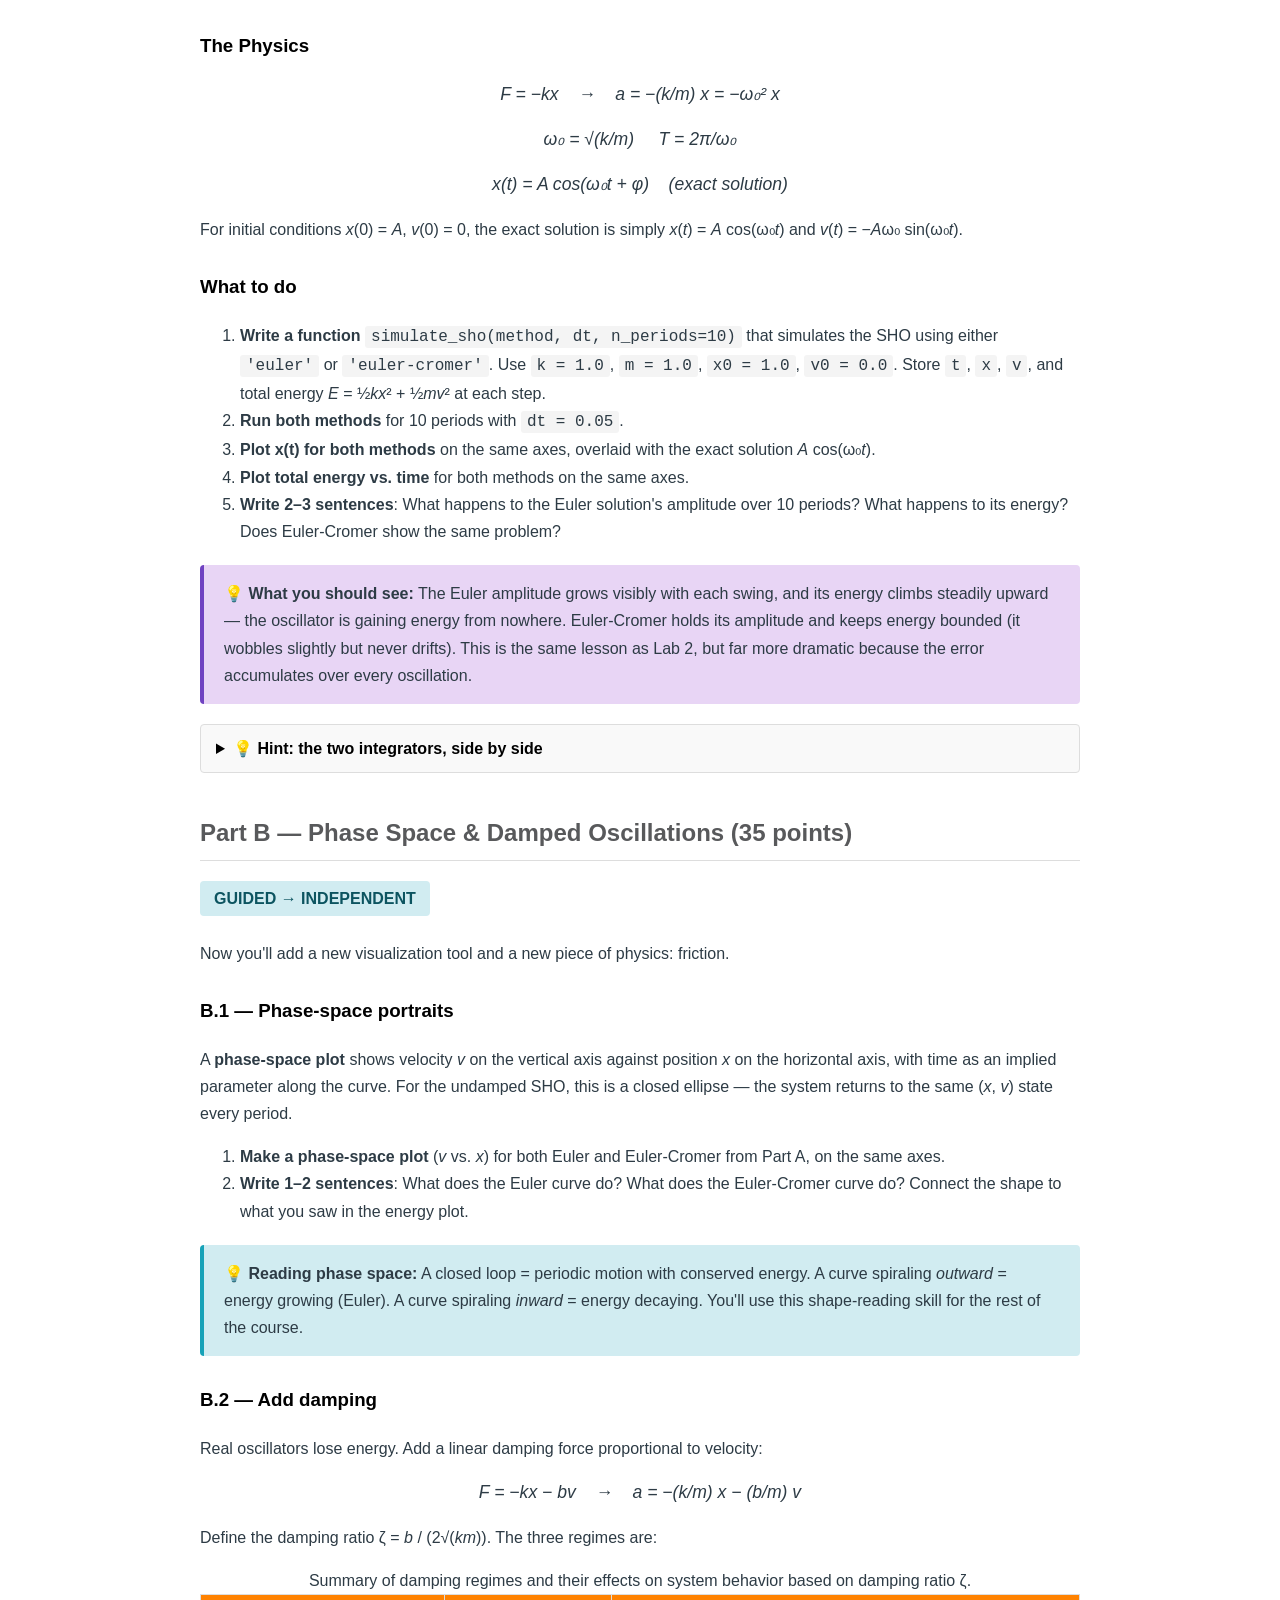
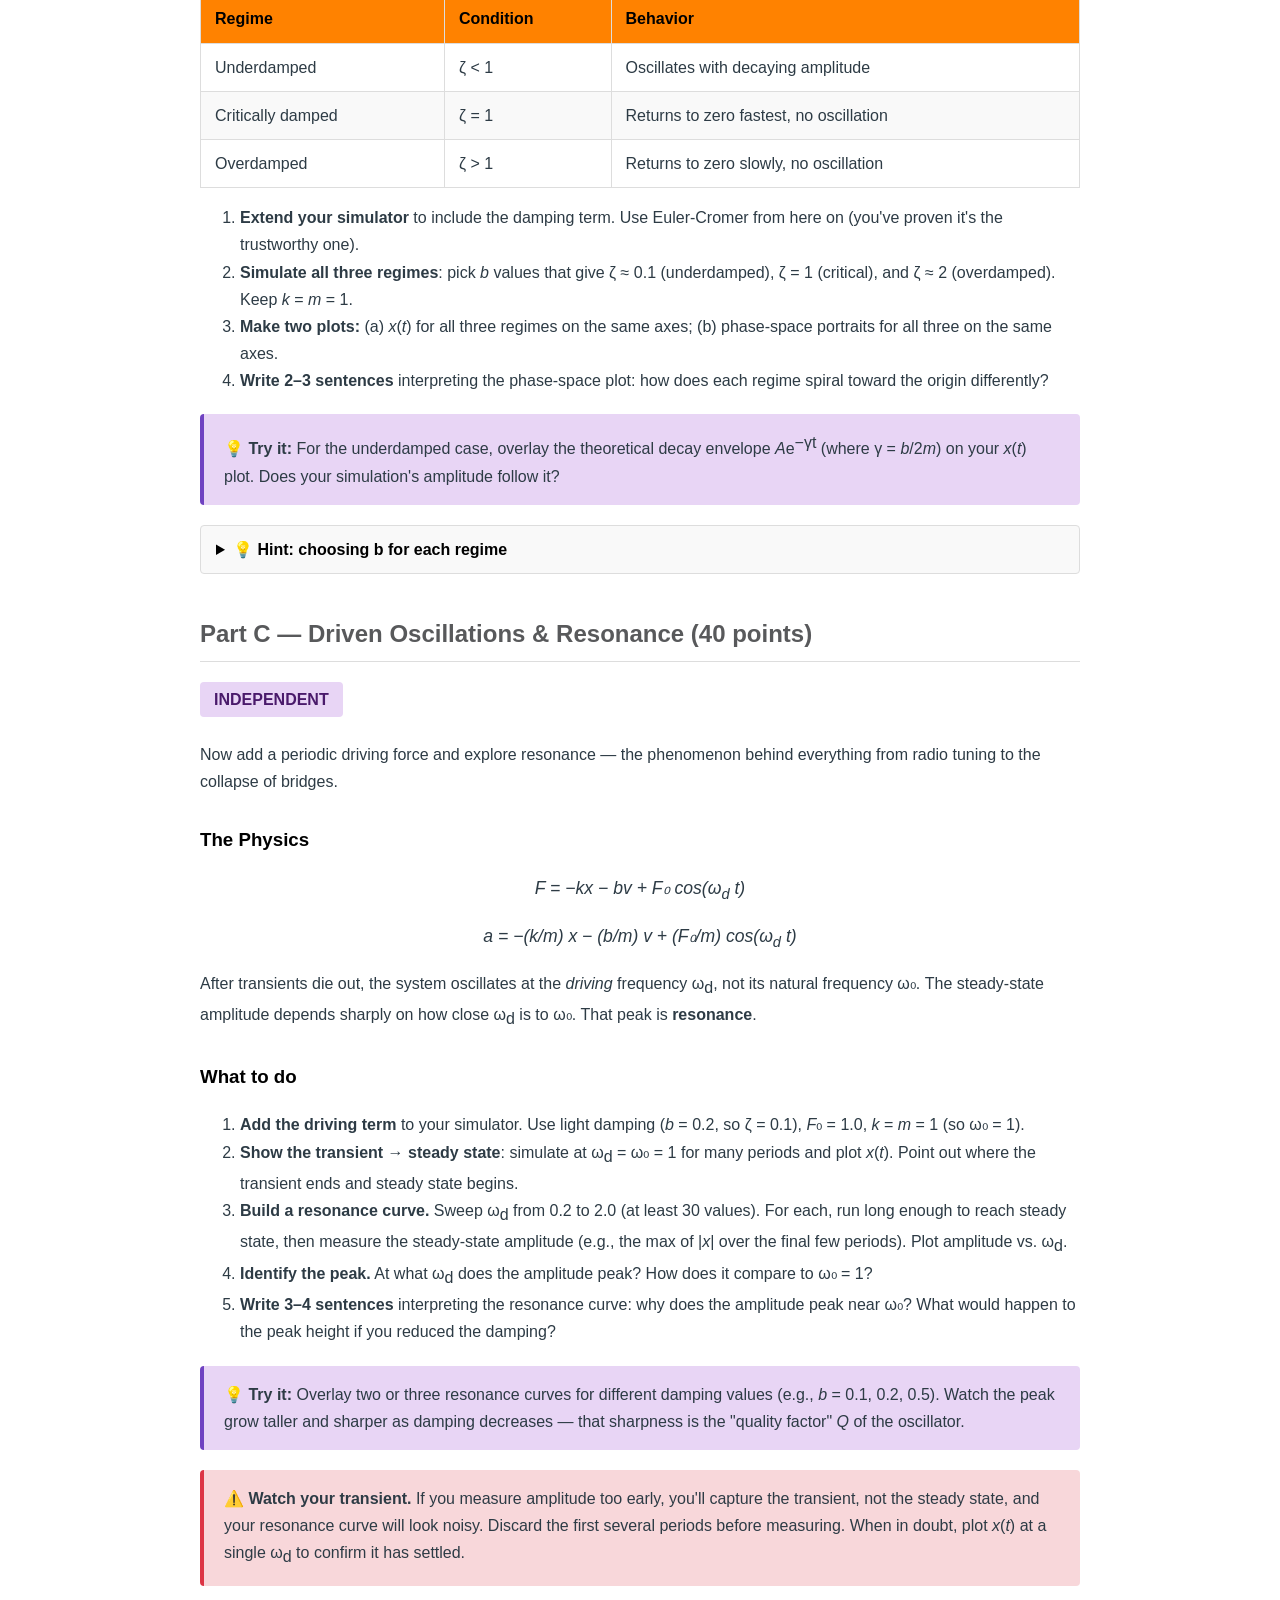
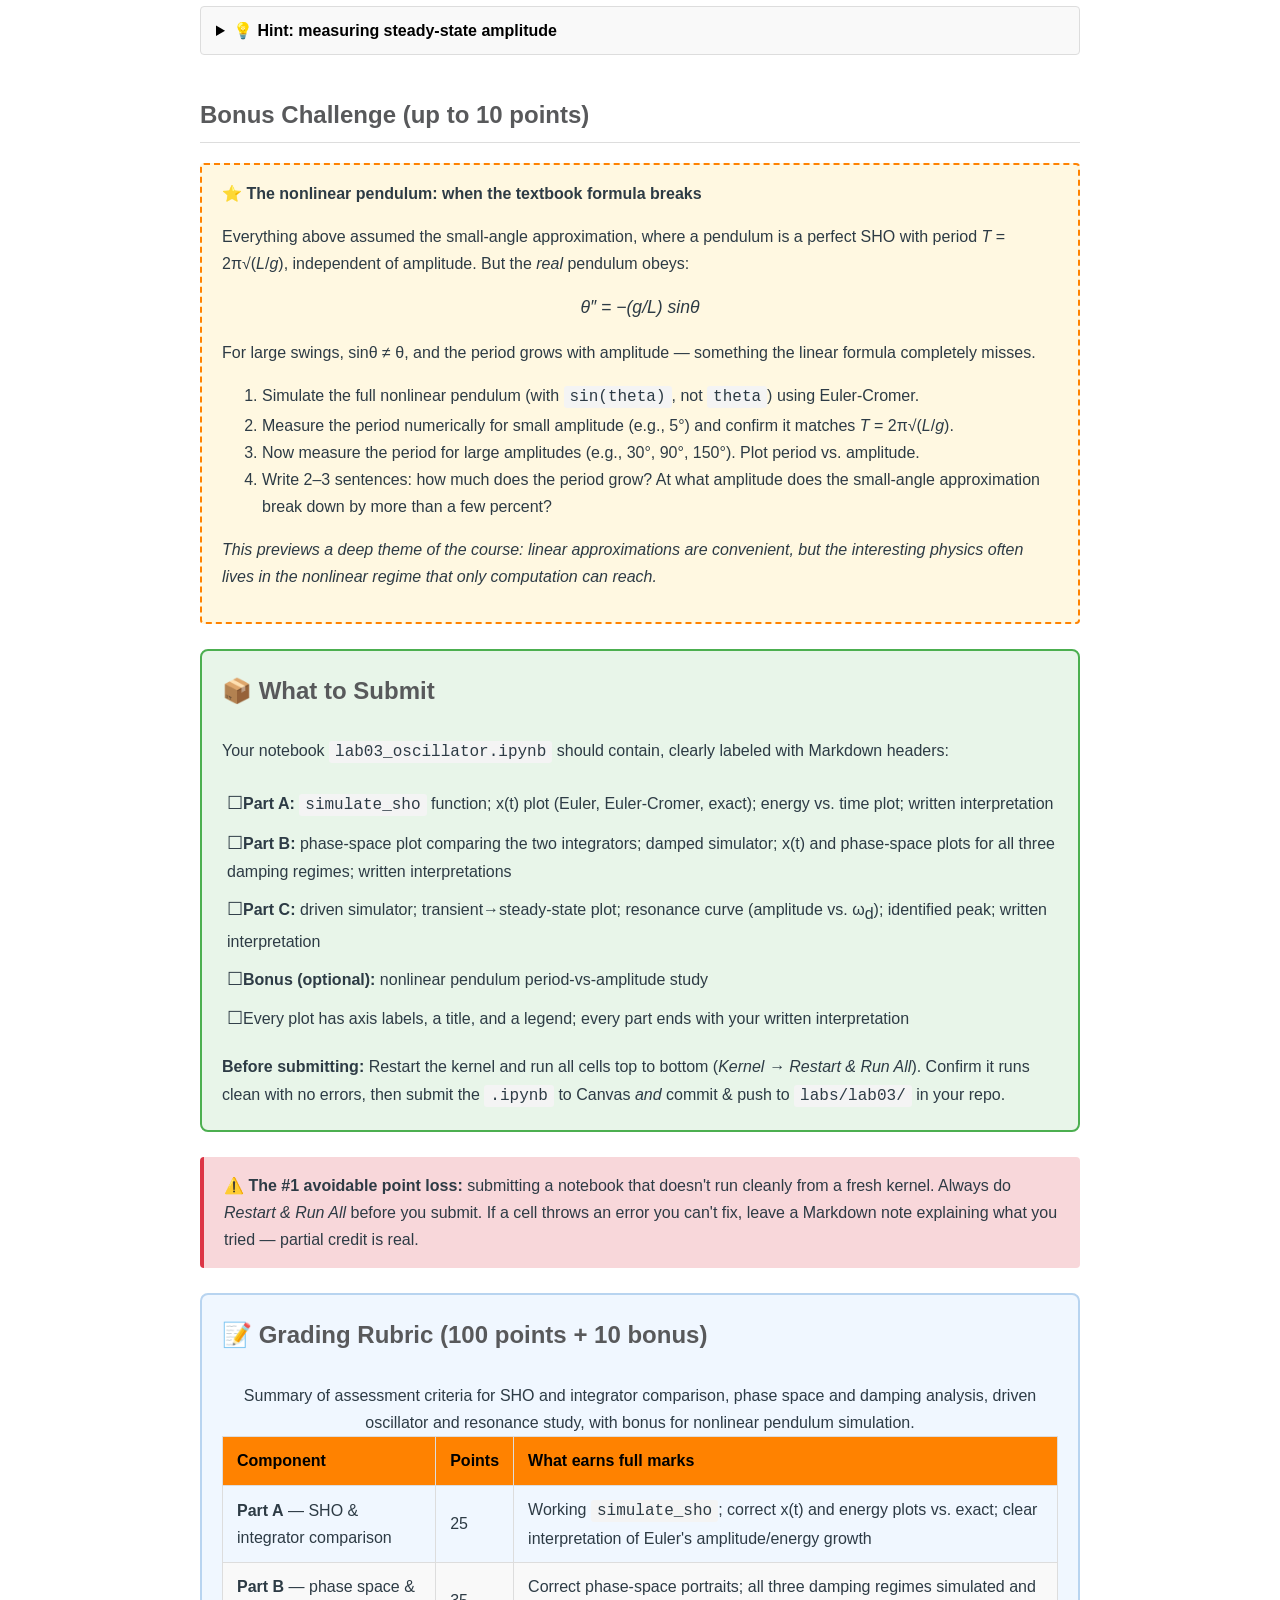
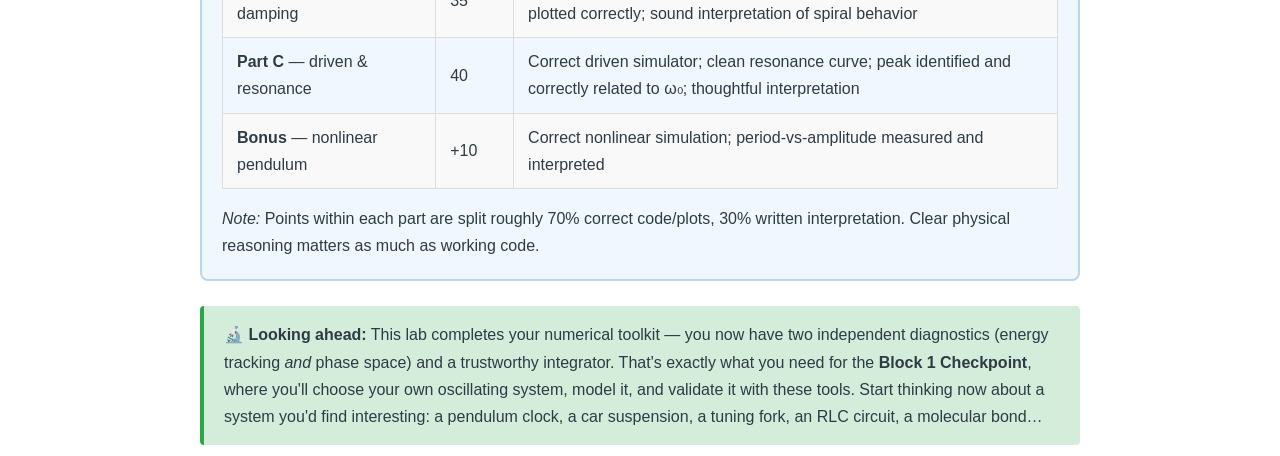
<file: labs/lab03/Assignment_Module 3.html>
<!DOCTYPE html>
<html lang="en">
<head>
<meta charset="UTF-8">
<title>Lab 3 — Oscillator Simulation</title>
<style>
  body {
    font-family: -apple-system, BlinkMacSystemFont, "Segoe UI", Roboto, Helvetica, Arial, sans-serif;
    line-height: 1.7;
    color: #2d3b45;
    max-width: 880px;
    margin: 0 auto;
    padding: 20px;
  }
  h1 { color: #ff8200; border-bottom: 3px solid #ff8200; padding-bottom: 10px; }
  h2 { color: #58595b; border-bottom: 1px solid #ddd; padding-bottom: 6px; margin-top: 40px; }
  h3 { color: #ff8200; margin-top: 28px; }
  h4 { color: #58595b; margin-top: 20px; }
  .concept-box {
    background-color: #fff3cd;
    border-left: 4px solid #ff8200;
    padding: 15px 20px;
    margin: 20px 0;
    border-radius: 4px;
  }
  .key-idea {
    background-color: #d1ecf1;
    border-left: 4px solid #17a2b8;
    padding: 15px 20px;
    margin: 20px 0;
    border-radius: 4px;
  }
  .physics-note {
    background-color: #d4edda;
    border-left: 4px solid #28a745;
    padding: 15px 20px;
    margin: 20px 0;
    border-radius: 4px;
  }
  .warning-box {
    background-color: #f8d7da;
    border-left: 4px solid #dc3545;
    padding: 15px 20px;
    margin: 20px 0;
    border-radius: 4px;
  }
  .try-it {
    background-color: #e8d5f5;
    border-left: 4px solid #6f42c1;
    padding: 15px 20px;
    margin: 20px 0;
    border-radius: 4px;
  }
  .bonus-box {
    background-color: #fff8e1;
    border: 2px dashed #ff8200;
    padding: 15px 20px;
    margin: 20px 0;
    border-radius: 4px;
  }
  .rubric-box {
    background-color: #f0f7ff;
    border: 2px solid #b8d4f0;
    padding: 20px;
    margin: 25px 0;
    border-radius: 8px;
  }
  .deliverable-box {
    background-color: #e8f5e9;
    border: 2px solid #4caf50;
    padding: 20px;
    margin: 25px 0;
    border-radius: 8px;
  }
  code {
    background-color: #f4f4f4;
    padding: 2px 6px;
    border-radius: 3px;
    font-family: "SF Mono", "Fira Code", "Consolas", monospace;
    font-size: 0.9em;
  }
  pre {
    background-color: #1e1e1e;
    color: #d4d4d4;
    padding: 16px 20px;
    border-radius: 6px;
    overflow-x: auto;
    font-family: "SF Mono", "Fira Code", "Consolas", monospace;
    font-size: 0.88em;
    line-height: 1.55;
  }
  pre .comment { color: #6a9955; }
  pre .keyword { color: #569cd6; }
  pre .string { color: #ce9178; }
  pre .number { color: #b5cea8; }
  pre .function { color: #dcdcaa; }
  table { border-collapse: collapse; width: 100%; margin: 15px 0; }
  th, td { border: 1px solid #ddd; padding: 10px 14px; text-align: left; }
  th { background-color: #ff8200; color: white; }
  tr:nth-child(even) { background-color: #f9f9f9; }
  details { margin: 12px 0; padding: 10px 15px; background-color: #f9f9f9; border: 1px solid #ddd; border-radius: 4px; }
  details summary { cursor: pointer; font-weight: bold; color: #ff8200; }
  .eq { text-align: center; margin: 15px 0; font-size: 1.1em; font-style: italic; }
  a { color: #006c93; }
  .breadcrumb { color: #888; font-size: 0.9em; margin-bottom: 5px; }
  .nav-box { display: flex; justify-content: space-between; padding: 15px 0; border-top: 2px solid #ddd; margin-top: 40px; }
  .nav-box a { color: #ff8200; font-weight: bold; text-decoration: none; }
  .nav-box a:hover { text-decoration: underline; }
  .step-header {
    display: flex;
    align-items: center;
    gap: 12px;
    margin-top: 30px;
    margin-bottom: 10px;
  }
  .part-label {
    display: inline-block;
    padding: 4px 14px;
    border-radius: 4px;
    font-weight: bold;
    font-size: 0.9em;
    margin-bottom: 8px;
  }
  .part-a { background-color: #d4edda; color: #155724; }
  .part-b { background-color: #d1ecf1; color: #0c5460; }
  .part-c { background-color: #e8d5f5; color: #4a1a6b; }
  ul.checklist { list-style: none; padding-left: 5px; }
  ul.checklist li { padding: 4px 0; }
  ul.checklist li::before { content: "\2610"; font-size: 1.15em }
</style>
</head>
<body>

<h1 style="color: #000000 !important; background-color: #ffffff !important;">Code lab 3 — Oscillator Simulation</h1>

<div class="concept-box">
  <strong>📋 Lab Overview</strong><br>
  <strong>Due:</strong> End of Week 3 (see Canvas calendar for exact date/time)<br>
  <strong>Submit:</strong> Jupyter notebook (<code style="font-size: 12pt;">lab03_oscillator.ipynb</code>) via Canvas<br>
  <strong>Also:</strong> Commit and push to your <code style="font-size: 12pt;">phys311</code> GitHub repo under <code style="font-size: 12pt;">labs/lab03/</code><br>
  <strong>Points:</strong> 100 (+ up to 10 bonus)<br>
  <strong>Estimated time:</strong> 4–5 hours
</div>

<p>The harmonic oscillator is the most important system in physics — and it's also the one that most ruthlessly exposes a bad integrator. This week you'll simulate a mass on a spring, watch the standard Euler method fail catastrophically, and discover why Euler-Cromer succeeds. Then you'll add damping and driving to explore two of the richest phenomena in mechanics: decay and resonance.</p>

<p>You'll also meet a new diagnostic tool: the <strong>phase-space portrait</strong>. Alongside energy tracking from Lab 2, phase space gives you a second, independent way to see whether your simulation is telling the truth.</p>

<div class="key-idea">
  <strong>💡 The big idea this week:</strong> A closed curve in phase space means a conserved quantity. When your undamped oscillator traces a clean ellipse that never spirals in or out, that geometry <em>is</em> energy conservation made visible. When Euler's ellipse spirals outward, you're watching numerical energy get manufactured in real time.
</div>

<!-- ============================================================ -->
<h2>Before You Start</h2>

<p>Make sure you have completed:</p>
<ul class="checklist">
  <li>Lab 2 — Energy-Tracking Projectile (you'll reuse your energy-tracking and convergence-test habits)</li>
  <li>Week 3 Lesson: <em>Oscillations &amp; Phase Space</em> (read the full lesson page)</li>
  <li>Taylor, Chapter 5: sections 5.1–5.2 (Hooke's law, SHO), 5.4 (damped oscillations), 5.5–5.6 (driven oscillations and resonance)</li>
</ul>

<h3 style="color: #000000 !important; background-color: #ffffff !important;">Getting Started</h3>

<ol>
  <li>Create the folder <code style="font-size: 12pt;">labs/lab03/</code> in your <code style="font-size: 12pt;">phys311</code> repository</li>
  <li>Create a new Jupyter notebook called <code style="font-size: 12pt;">lab03_oscillator.ipynb</code></li>
  <li>Start with a Markdown cell containing your name, the date, and "Lab 3 — Oscillator Simulation"</li>
  <li>Import your tools:
<pre style="font-size: 12pt;"><span class="keyword" style="font-size: 12pt;">import</span> numpy <span class="keyword" style="font-size: 12pt;">as</span> np
<span class="keyword" style="font-size: 12pt;">import</span> matplotlib.pyplot <span class="keyword" style="font-size: 12pt;">as</span> plt
</pre>
  </li>
</ol>

<div class="physics-note">
  <strong>🔬 Bring your integrator forward.</strong> You built a clean <code style="font-size: 12pt;">simulate(method, dt)</code> function in Lab 2 that could swap between Euler and Euler-Cromer. Adapt that same pattern here — you'll change only the force law (from gravity to <code style="font-size: 12pt;">-k*x/m</code>). If your Lab 2 code was well organized, this lab starts fast.
</div>

<!-- ============================================================ -->
<!-- PART A -->
<!-- ============================================================ -->

<h2>Part A — The Simple Harmonic Oscillator (25 points)</h2>
<span class="part-label part-a" style="font-size: 12pt;">GUIDED — Follow the Lesson</span>

<p>Start with a mass on a frictionless spring: the only force is the restoring force <em>F</em> = −<em>kx</em>. This is the purest test case in mechanics — and it has an exact solution you can check against.</p>

<h3 style="color: #000000 !important; background-color: #ffffff !important;">The Physics</h3>

<div class="eq">F = −kx &nbsp;&nbsp; → &nbsp;&nbsp; a = −(k/m) x = −ω₀² x</div>
<div class="eq">ω₀ = √(k/m) &nbsp;&nbsp;&nbsp; T = 2π/ω₀</div>
<div class="eq">x(t) = A cos(ω₀t + φ) &nbsp;&nbsp; (exact solution)</div>

<p>For initial conditions <em>x</em>(0) = <em>A</em>, <em>v</em>(0) = 0, the exact solution is simply <em>x</em>(<em>t</em>) = <em>A</em> cos(ω₀<em>t</em>) and <em>v</em>(<em>t</em>) = −<em>A</em>ω₀ sin(ω₀<em>t</em>).</p>

<h3 style="color: #000000 !important; background-color: #ffffff !important;">What to do</h3>

<ol>
  <li><strong>Write a function</strong> <code style="font-size: 12pt;">simulate_sho(method, dt, n_periods=10)</code> that simulates the SHO using either <code style="font-size: 12pt;">'euler'</code> or <code style="font-size: 12pt;">'euler-cromer'</code>. Use <code style="font-size: 12pt;">k = 1.0</code>, <code style="font-size: 12pt;">m = 1.0</code>, <code style="font-size: 12pt;">x0 = 1.0</code>, <code style="font-size: 12pt;">v0 = 0.0</code>. Store <code style="font-size: 12pt;">t</code>, <code style="font-size: 12pt;">x</code>, <code style="font-size: 12pt;">v</code>, and total energy <em>E</em> = ½<em>kx</em>² + ½<em>mv</em>² at each step.</li>
  <li><strong>Run both methods</strong> for 10 periods with <code style="font-size: 12pt;">dt = 0.05</code>.</li>
  <li><strong>Plot x(t) for both methods</strong> on the same axes, overlaid with the exact solution <em>A</em> cos(ω₀<em>t</em>). </li>
  <li><strong>Plot total energy vs. time</strong> for both methods on the same axes.</li>
  <li><strong>Write 2–3 sentences</strong>: What happens to the Euler solution's amplitude over 10 periods? What happens to its energy? Does Euler-Cromer show the same problem?</li>
</ol>

<div class="try-it">
  <strong>💡 What you should see:</strong> The Euler amplitude grows visibly with each swing, and its energy climbs steadily upward — the oscillator is gaining energy from nowhere. Euler-Cromer holds its amplitude and keeps energy bounded (it wobbles slightly but never drifts). This is the same lesson as Lab 2, but far more dramatic because the error accumulates over every oscillation.
</div>

<details>
  <summary style="color: #000000 !important; background-color: #f9f9f9 !important;">💡 Hint: the two integrators, side by side</summary>
<pre style="font-size: 12pt;">a = -(k / m) * x

<span class="keyword" style="font-size: 12pt;">if</span> method == <span class="string" style="font-size: 12pt;">'euler'</span>:
    x_new = x + v * dt      <span class="comment" style="font-size: 12pt;"># uses OLD velocity</span>
    v_new = v + a * dt
    x, v = x_new, v_new
<span class="keyword" style="font-size: 12pt;">elif</span> method == <span class="string" style="font-size: 12pt;">'euler-cromer'</span>:
    v = v + a * dt          <span class="comment" style="font-size: 12pt;"># update velocity FIRST</span>
    x = x + v * dt          <span class="comment" style="font-size: 12pt;"># then use the NEW velocity</span>
</pre>
  <p>The only difference is whether the position update uses the old or the newly updated velocity. That one line is the difference between a stable oscillator and one that explodes.</p>
</details>

<!-- ============================================================ -->
<!-- PART B -->
<!-- ============================================================ -->

<h2>Part B — Phase Space &amp; Damped Oscillations (35 points)</h2>
<span class="part-label part-b" style="font-size: 12pt;">GUIDED → INDEPENDENT</span>

<p>Now you'll add a new visualization tool and a new piece of physics: friction.</p>

<h3 style="color: #000000 !important; background-color: #ffffff !important;">B.1 — Phase-space portraits</h3>

<p>A <strong>phase-space plot</strong> shows velocity <em>v</em> on the vertical axis against position <em>x</em> on the horizontal axis, with time as an implied parameter along the curve. For the undamped SHO, this is a closed ellipse — the system returns to the same (<em>x</em>, <em>v</em>) state every period.</p>

<ol>
  <li><strong>Make a phase-space plot</strong> (<em>v</em> vs. <em>x</em>) for both Euler and Euler-Cromer from Part A, on the same axes.</li>
  <li><strong>Write 1–2 sentences</strong>: What does the Euler curve do? What does the Euler-Cromer curve do? Connect the shape to what you saw in the energy plot.</li>
</ol>

<div class="key-idea">
  <strong>💡 Reading phase space:</strong> A closed loop = periodic motion with conserved energy. A curve spiraling <em>outward</em> = energy growing (Euler). A curve spiraling <em>inward</em> = energy decaying. You'll use this shape-reading skill for the rest of the course.
</div>

<h3 style="color: #000000 !important; background-color: #ffffff !important;">B.2 — Add damping</h3>

<p>Real oscillators lose energy. Add a linear damping force proportional to velocity:</p>

<div class="eq">F = −kx − bv &nbsp;&nbsp; → &nbsp;&nbsp; a = −(k/m) x − (b/m) v</div>

<p>Define the damping ratio ζ = <em>b</em> / (2√(<em>km</em>)). The three regimes are:</p>

<table><caption>Summary of damping regimes and their effects on system behavior based on damping ratio ζ.</caption>
  <thead>
    <tr><th style="color: #000000 !important; background-color: #ff8200 !important;" scope="col">Regime</th><th style="color: #000000 !important; background-color: #ff8200 !important;" scope="col">Condition</th><th style="color: #000000 !important; background-color: #ff8200 !important;" scope="col">Behavior</th></tr>
  </thead>
  <tbody>
    <tr><td>Underdamped</td><td>ζ &lt; 1</td><td>Oscillates with decaying amplitude</td></tr>
    <tr><td>Critically damped</td><td>ζ = 1</td><td>Returns to zero fastest, no oscillation</td></tr>
    <tr><td>Overdamped</td><td>ζ &gt; 1</td><td>Returns to zero slowly, no oscillation</td></tr>
  </tbody>
</table>

<ol>
  <li><strong>Extend your simulator</strong> to include the damping term. Use Euler-Cromer from here on (you've proven it's the trustworthy one).</li>
  <li><strong>Simulate all three regimes</strong>: pick <em>b</em> values that give ζ ≈ 0.1 (underdamped), ζ = 1 (critical), and ζ ≈ 2 (overdamped). Keep <em>k</em> = <em>m</em> = 1.</li>
  <li><strong>Make two plots:</strong> (a) <em>x</em>(<em>t</em>) for all three regimes on the same axes; (b) phase-space portraits for all three on the same axes.</li>
  <li><strong>Write 2–3 sentences</strong> interpreting the phase-space plot: how does each regime spiral toward the origin differently?</li>
</ol>

<div class="try-it">
  <strong>💡 Try it:</strong> For the underdamped case, overlay the theoretical decay envelope <em>A</em>e<sup style="font-size: 12pt;">−γt</sup> (where γ = <em>b</em>/2<em>m</em>) on your <em>x</em>(<em>t</em>) plot. Does your simulation's amplitude follow it?
</div>

<details>
  <summary style="color: #000000 !important; background-color: #f9f9f9 !important;">💡 Hint: choosing b for each regime</summary>
  <p>With <em>k</em> = <em>m</em> = 1, the critical value is <em>b</em> = 2√(<em>km</em>) = 2. So:</p>
  <ul>
    <li>Underdamped ζ = 0.1 → <em>b</em> = 0.2</li>
    <li>Critical ζ = 1 → <em>b</em> = 2</li>
    <li>Overdamped ζ = 2 → <em>b</em> = 4</li>
  </ul>
</details>

<!-- ============================================================ -->
<!-- PART C -->
<!-- ============================================================ -->

<h2>Part C — Driven Oscillations &amp; Resonance (40 points)</h2>
<span class="part-label part-c" style="font-size: 12pt;">INDEPENDENT</span>

<p>Now add a periodic driving force and explore resonance — the phenomenon behind everything from radio tuning to the collapse of bridges.</p>

<h3 style="color: #000000 !important; background-color: #ffffff !important;">The Physics</h3>

<div class="eq">F = −kx − bv + F₀ cos(ω<sub>d</sub> t)</div>
<div class="eq">a = −(k/m) x − (b/m) v + (F₀/m) cos(ω<sub>d</sub> t)</div>

<p>After transients die out, the system oscillates at the <em>driving</em> frequency ω<sub style="font-size: 12pt;">d</sub>, not its natural frequency ω₀. The steady-state amplitude depends sharply on how close ω<sub style="font-size: 12pt;">d</sub> is to ω₀. That peak is <strong>resonance</strong>.</p>

<h3 style="color: #000000 !important; background-color: #ffffff !important;">What to do</h3>

<ol>
  <li><strong>Add the driving term</strong> to your simulator. Use light damping (<em>b</em> = 0.2, so ζ = 0.1), <em>F</em>₀ = 1.0, <em>k</em> = <em>m</em> = 1 (so ω₀ = 1).</li>
  <li><strong>Show the transient → steady state</strong>: simulate at ω<sub style="font-size: 12pt;">d</sub> = ω₀ = 1 for many periods and plot <em>x</em>(<em>t</em>). Point out where the transient ends and steady state begins.</li>
  <li><strong>Build a resonance curve.</strong> Sweep ω<sub style="font-size: 12pt;">d</sub> from 0.2 to 2.0 (at least 30 values). For each, run long enough to reach steady state, then measure the steady-state amplitude (e.g., the max of |<em>x</em>| over the final few periods). Plot amplitude vs. ω<sub style="font-size: 12pt;">d</sub>.</li>
  <li><strong>Identify the peak.</strong> At what ω<sub style="font-size: 12pt;">d</sub> does the amplitude peak? How does it compare to ω₀ = 1?</li>
  <li><strong>Write 3–4 sentences</strong> interpreting the resonance curve: why does the amplitude peak near ω₀? What would happen to the peak height if you reduced the damping?</li>
</ol>

<div class="try-it">
  <strong>💡 Try it:</strong> Overlay two or three resonance curves for different damping values (e.g., <em>b</em> = 0.1, 0.2, 0.5). Watch the peak grow taller and sharper as damping decreases — that sharpness is the "quality factor" <em>Q</em> of the oscillator.
</div>

<div class="warning-box">
  <strong>⚠️ Watch your transient.</strong> If you measure amplitude too early, you'll capture the transient, not the steady state, and your resonance curve will look noisy. Discard the first several periods before measuring. When in doubt, plot <em>x</em>(<em>t</em>) at a single ω<sub style="font-size: 12pt;">d</sub> to confirm it has settled.
</div>

<details>
  <summary style="color: #000000 !important; background-color: #f9f9f9 !important;">💡 Hint: measuring steady-state amplitude</summary>
<pre style="font-size: 12pt;"><span class="comment" style="font-size: 12pt;"># After simulating, keep only the last ~30% of the run</span>
n = len(x)
tail = x[<span class="keyword" style="font-size: 12pt;">int</span>(<span class="number" style="font-size: 12pt;">0.7</span> * n):]
amplitude = np.max(np.abs(tail))
</pre>
  <p>This throws away the transient and measures the settled oscillation. Make sure your total run time is long enough (many periods) for the transient to actually die out at light damping.</p>
</details>

<!-- ============================================================ -->
<!-- BONUS -->
<!-- ============================================================ -->

<h2>Bonus Challenge (up to 10 points)</h2>

<div class="bonus-box">
  <strong>⭐ The nonlinear pendulum: when the textbook formula breaks</strong>
  <p>Everything above assumed the small-angle approximation, where a pendulum is a perfect SHO with period <em>T</em> = 2π√(<em>L</em>/<em>g</em>), independent of amplitude. But the <em>real</em> pendulum obeys:</p>
  <div class="eq">θ″ = −(g/L) sinθ</div>
  <p>For large swings, sinθ ≠ θ, and the period grows with amplitude — something the linear formula completely misses.</p>
  <ol>
    <li>Simulate the full nonlinear pendulum (with <code style="font-size: 12pt;">sin(theta)</code>, not <code style="font-size: 12pt;">theta</code>) using Euler-Cromer.</li>
    <li>Measure the period numerically for small amplitude (e.g., 5°) and confirm it matches <em>T</em> = 2π√(<em>L</em>/<em>g</em>).</li>
    <li>Now measure the period for large amplitudes (e.g., 30°, 90°, 150°). Plot period vs. amplitude.</li>
    <li>Write 2–3 sentences: how much does the period grow? At what amplitude does the small-angle approximation break down by more than a few percent?</li>
  </ol>
  <p><em>This previews a deep theme of the course: linear approximations are convenient, but the interesting physics often lives in the nonlinear regime that only computation can reach.</em></p>
</div>

<!-- ============================================================ -->
<!-- DELIVERABLES -->
<!-- ============================================================ -->

<div class="deliverable-box">
  <h2 style="margin-top:0; border:none;">📦 What to Submit</h2>
  <p>Your notebook <code style="font-size: 12pt;">lab03_oscillator.ipynb</code> should contain, clearly labeled with Markdown headers:</p>
  <ul class="checklist">
    <li><strong>Part A:</strong> <code style="font-size: 12pt;">simulate_sho</code> function; x(t) plot (Euler, Euler-Cromer, exact); energy vs. time plot; written interpretation</li>
    <li><strong>Part B:</strong> phase-space plot comparing the two integrators; damped simulator; x(t) and phase-space plots for all three damping regimes; written interpretations</li>
    <li><strong>Part C:</strong> driven simulator; transient→steady-state plot; resonance curve (amplitude vs. ω<sub style="font-size: 12pt;">d</sub>); identified peak; written interpretation</li>
    <li><strong>Bonus (optional):</strong> nonlinear pendulum period-vs-amplitude study</li>
    <li>Every plot has axis labels, a title, and a legend; every part ends with your written interpretation</li>
  </ul>
  <p style="margin-bottom:0;"><strong>Before submitting:</strong> Restart the kernel and run all cells top to bottom (<em>Kernel → Restart &amp; Run All</em>). Confirm it runs clean with no errors, then submit the <code style="font-size: 12pt;">.ipynb</code> to Canvas <em>and</em> commit &amp; push to <code style="font-size: 12pt;">labs/lab03/</code> in your repo.</p>
</div>

<div class="warning-box">
  <strong>⚠️ The #1 avoidable point loss:</strong> submitting a notebook that doesn't run cleanly from a fresh kernel. Always do <em>Restart &amp; Run All</em> before you submit. If a cell throws an error you can't fix, leave a Markdown note explaining what you tried — partial credit is real.
</div>

<!-- ============================================================ -->
<!-- RUBRIC -->
<!-- ============================================================ -->

<div class="rubric-box">
  <h2 style="margin-top:0; border:none;">📝 Grading Rubric (100 points + 10 bonus)</h2>
  <table><caption>Summary of assessment criteria for SHO and integrator comparison, phase space and damping analysis, driven oscillator and resonance study, with bonus for nonlinear pendulum simulation.</caption>
    <thead>
      <tr><th style="color: #000000 !important; background-color: #ff8200 !important;" scope="col">Component</th><th style="color: #000000 !important; background-color: #ff8200 !important;" scope="col">Points</th><th style="color: #000000 !important; background-color: #ff8200 !important;" scope="col">What earns full marks</th></tr>
    </thead>
    <tbody>
      <tr><td><strong>Part A</strong> — SHO &amp; integrator comparison</td><td>25</td><td>Working <code style="font-size: 12pt;">simulate_sho</code>; correct x(t) and energy plots vs. exact; clear interpretation of Euler's amplitude/energy growth</td></tr>
      <tr><td><strong>Part B</strong> — phase space &amp; damping</td><td>35</td><td>Correct phase-space portraits; all three damping regimes simulated and plotted correctly; sound interpretation of spiral behavior</td></tr>
      <tr><td><strong>Part C</strong> — driven &amp; resonance</td><td>40</td><td>Correct driven simulator; clean resonance curve; peak identified and correctly related to ω₀; thoughtful interpretation</td></tr>
      <tr><td><strong>Bonus</strong> — nonlinear pendulum</td><td>+10</td><td>Correct nonlinear simulation; period-vs-amplitude measured and interpreted</td></tr>
    </tbody>
  </table>
  <p style="margin-bottom:0;"><em>Note:</em> Points within each part are split roughly 70% correct code/plots, 30% written interpretation. Clear physical reasoning matters as much as working code.</p>
</div>

<div class="physics-note">
  <strong>🔬 Looking ahead:</strong> This lab completes your numerical toolkit — you now have two independent diagnostics (energy tracking <em>and</em> phase space) and a trustworthy integrator. That's exactly what you need for the <strong>Block 1 Checkpoint</strong>, where you'll choose your own oscillating system, model it, and validate it with these tools. Start thinking now about a system you'd find interesting: a pendulum clock, a car suspension, a tuning fork, an RLC circuit, a molecular bond…
</div>




</body></html>
</file>
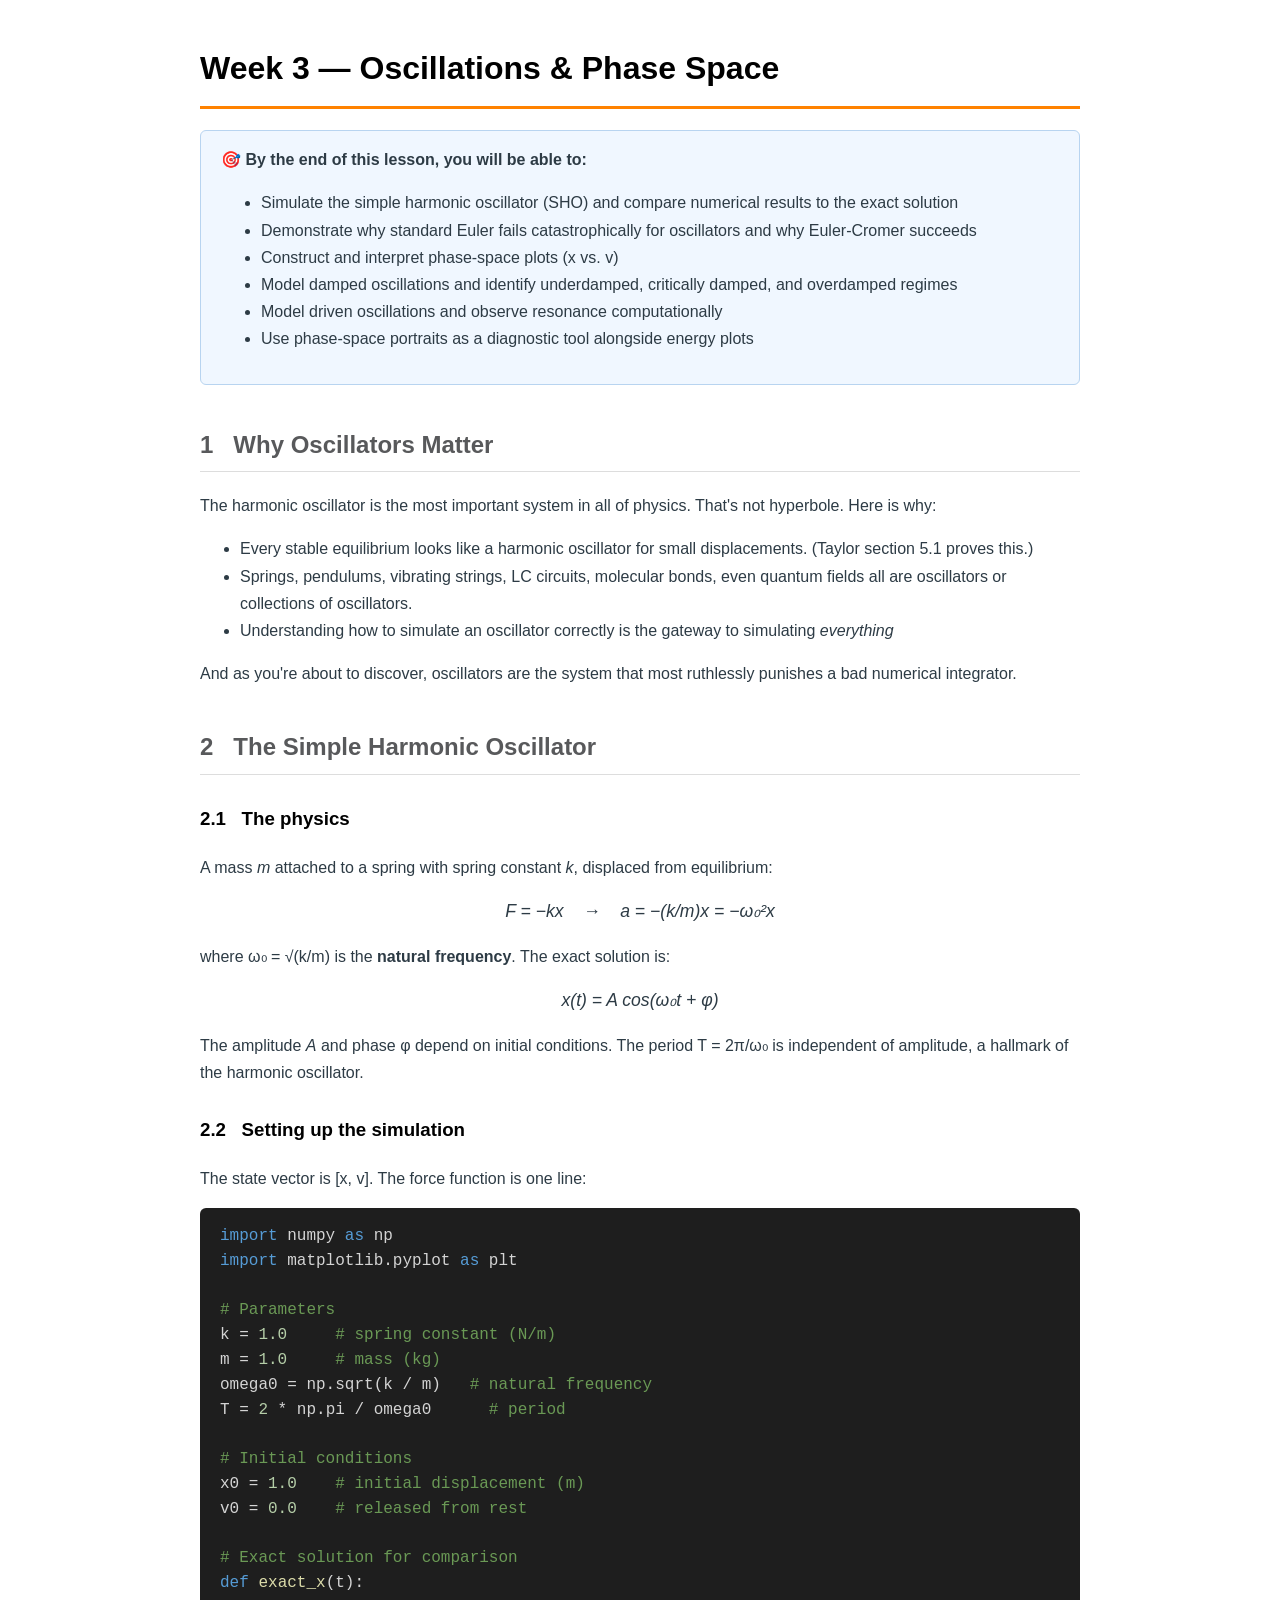
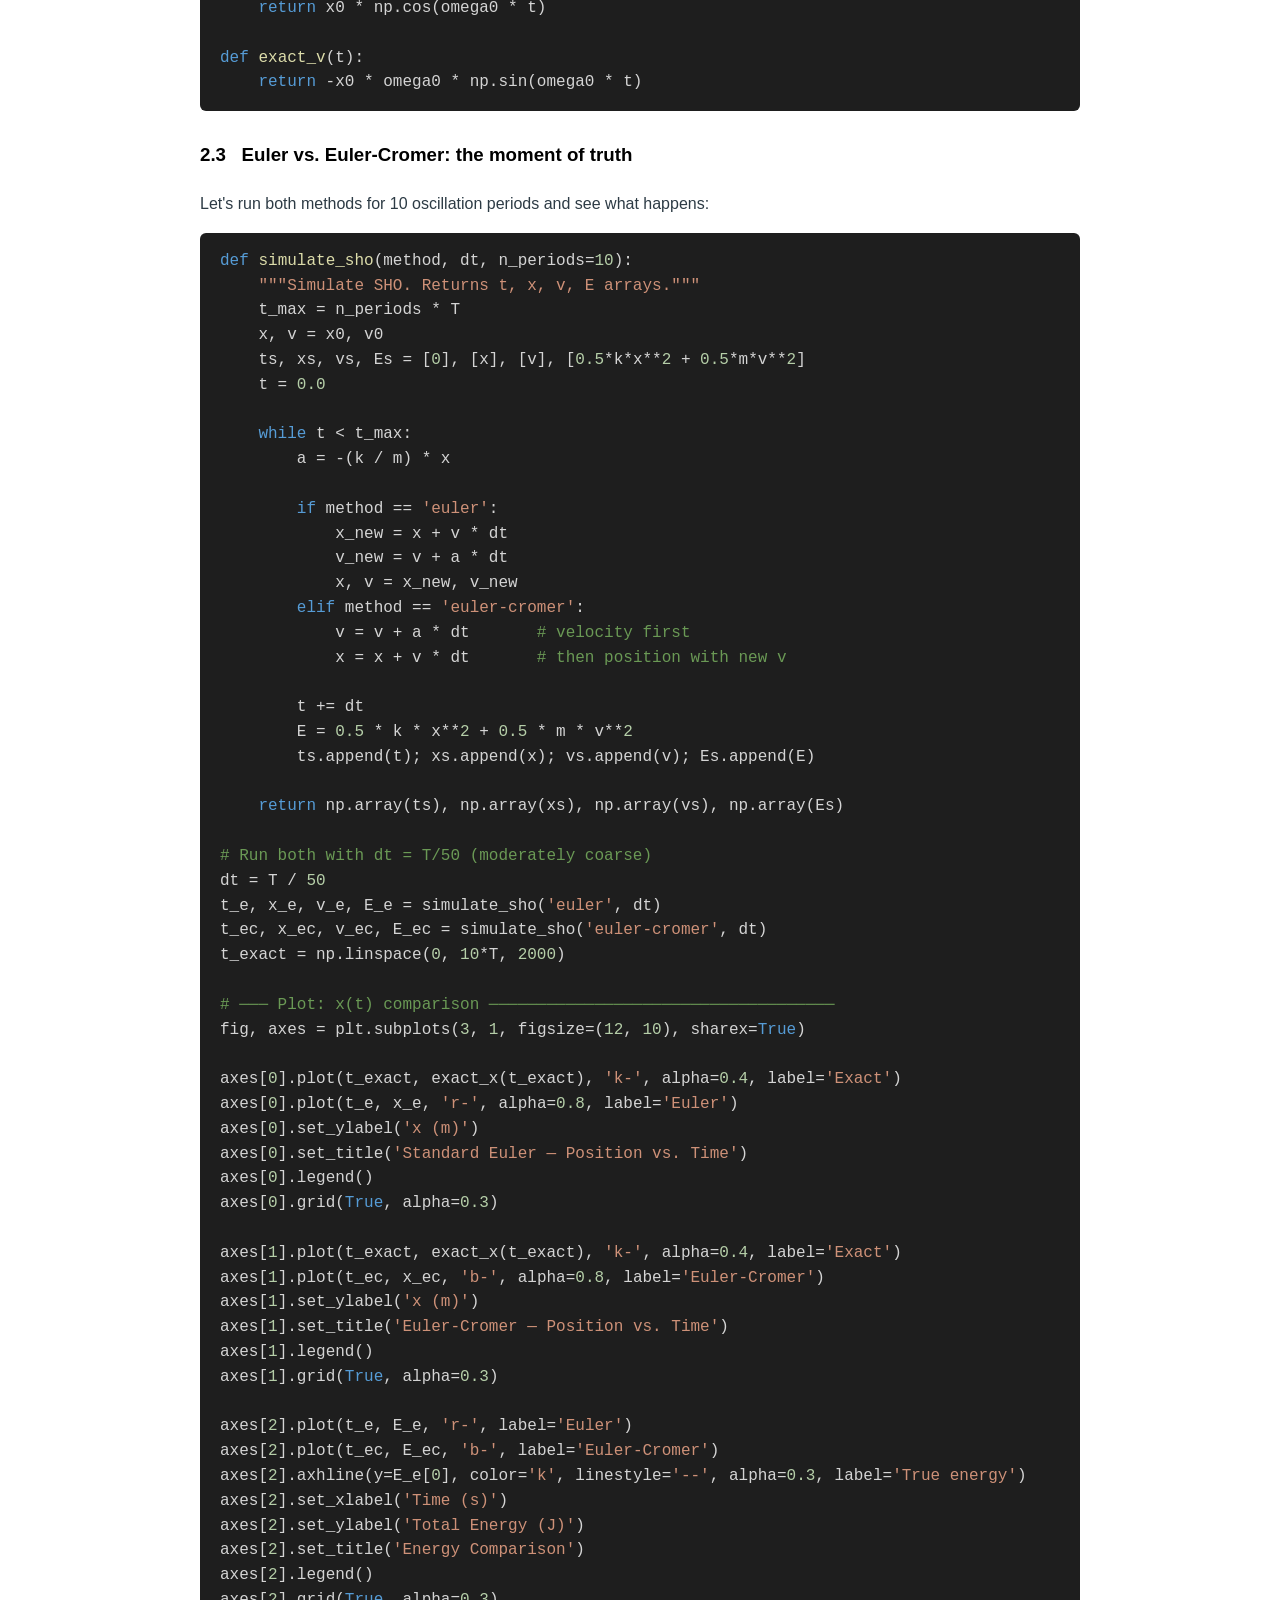
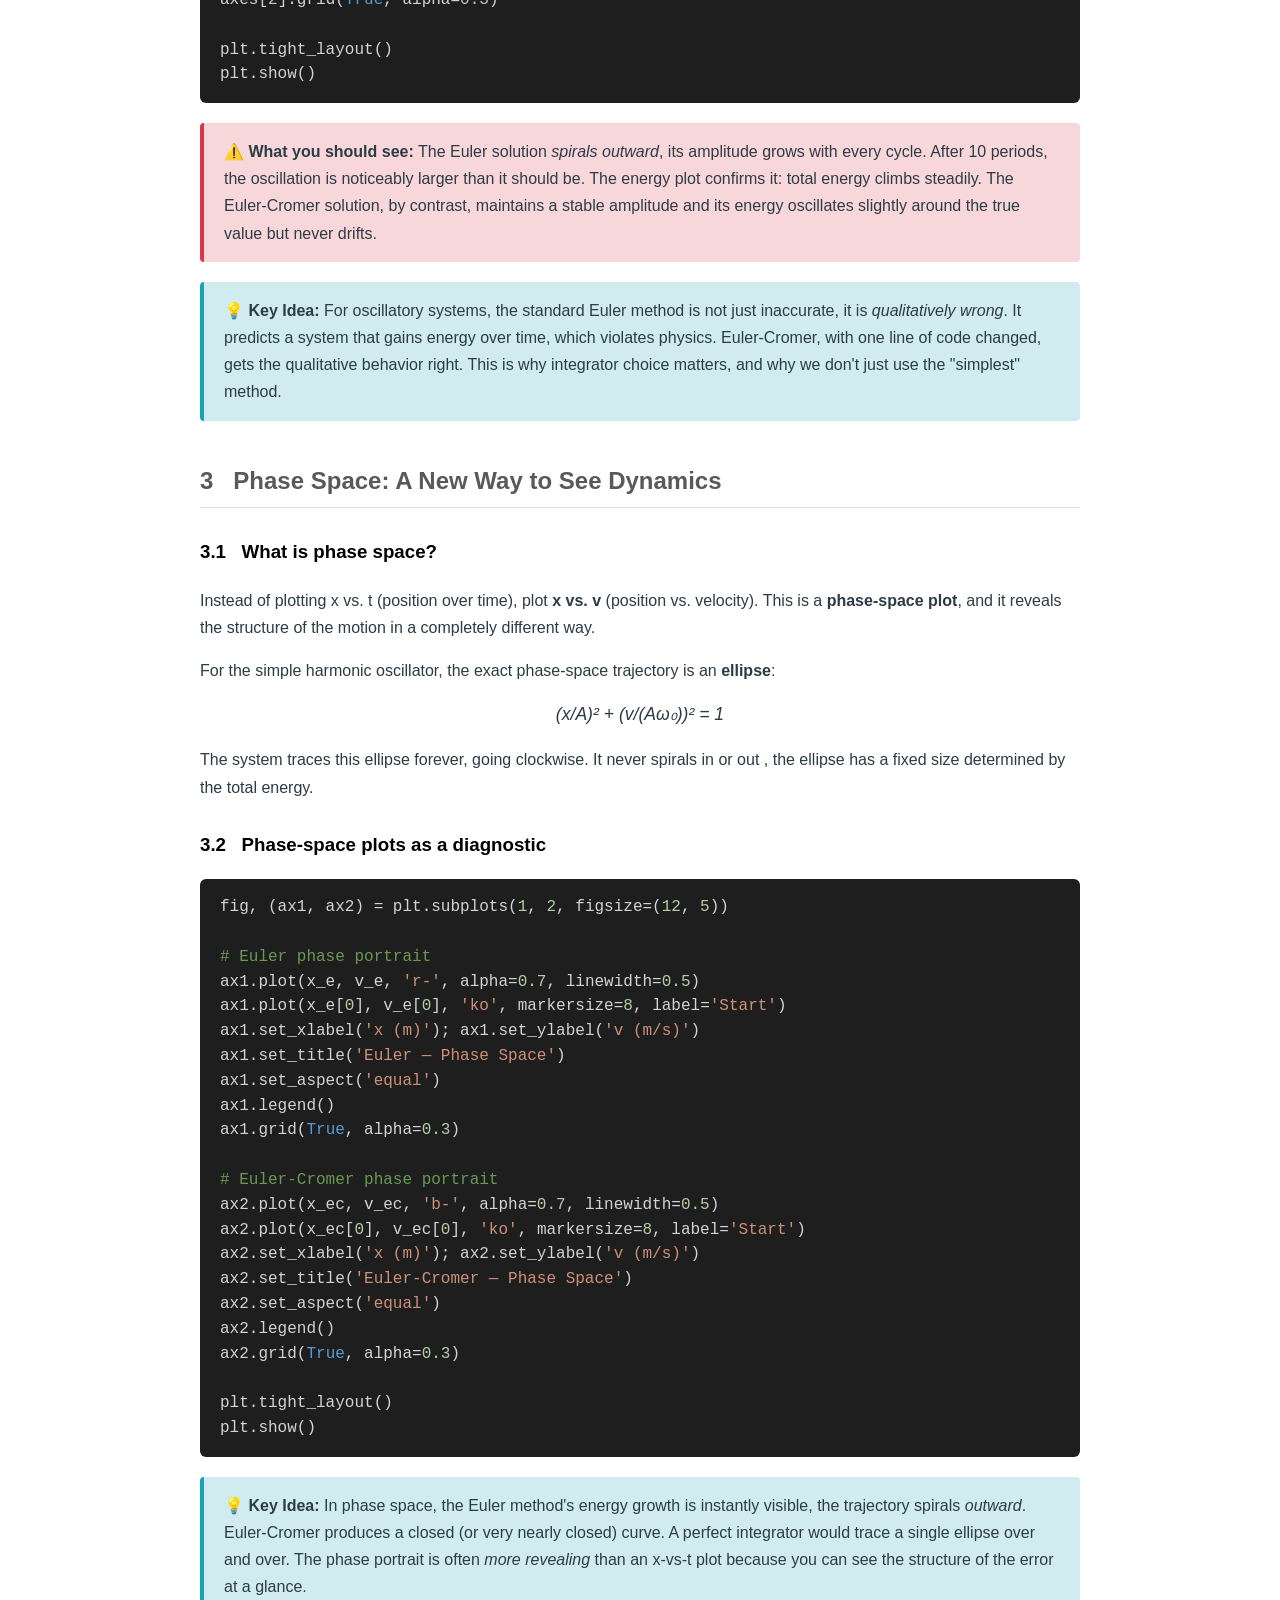
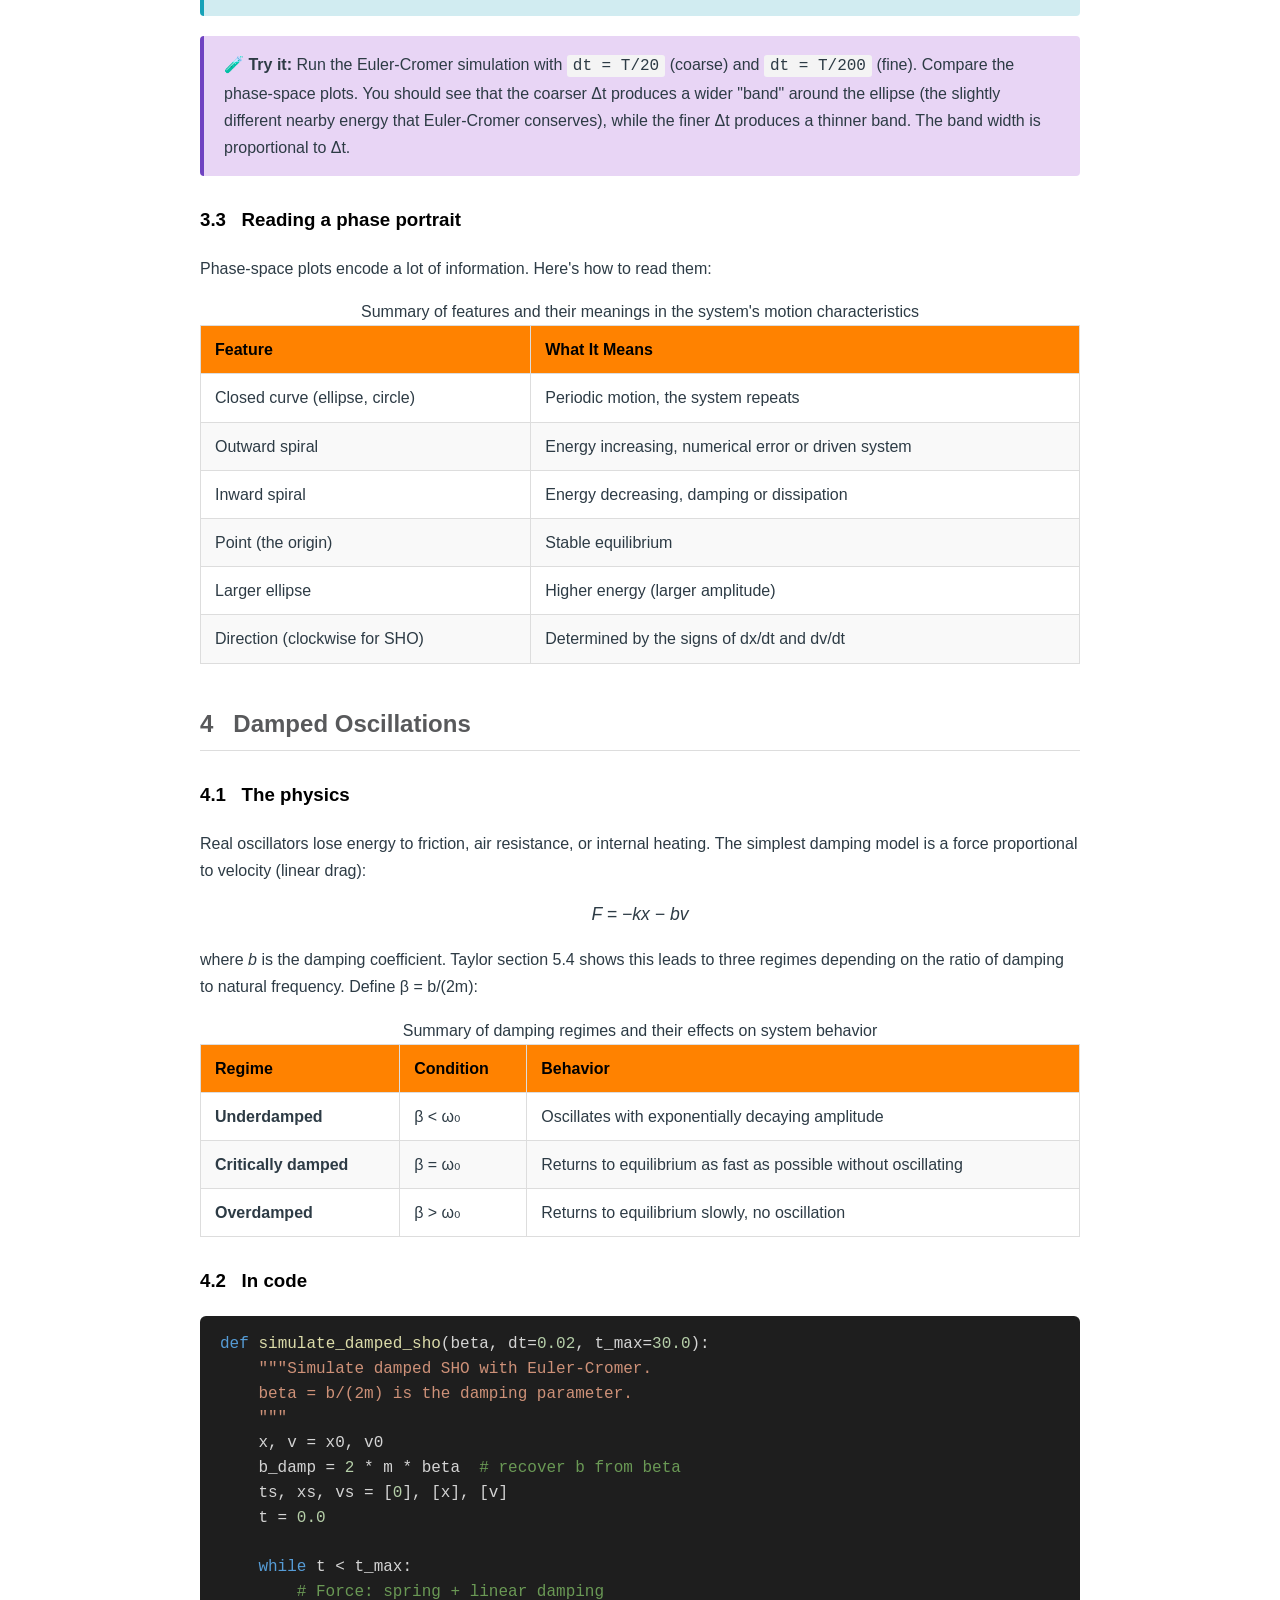
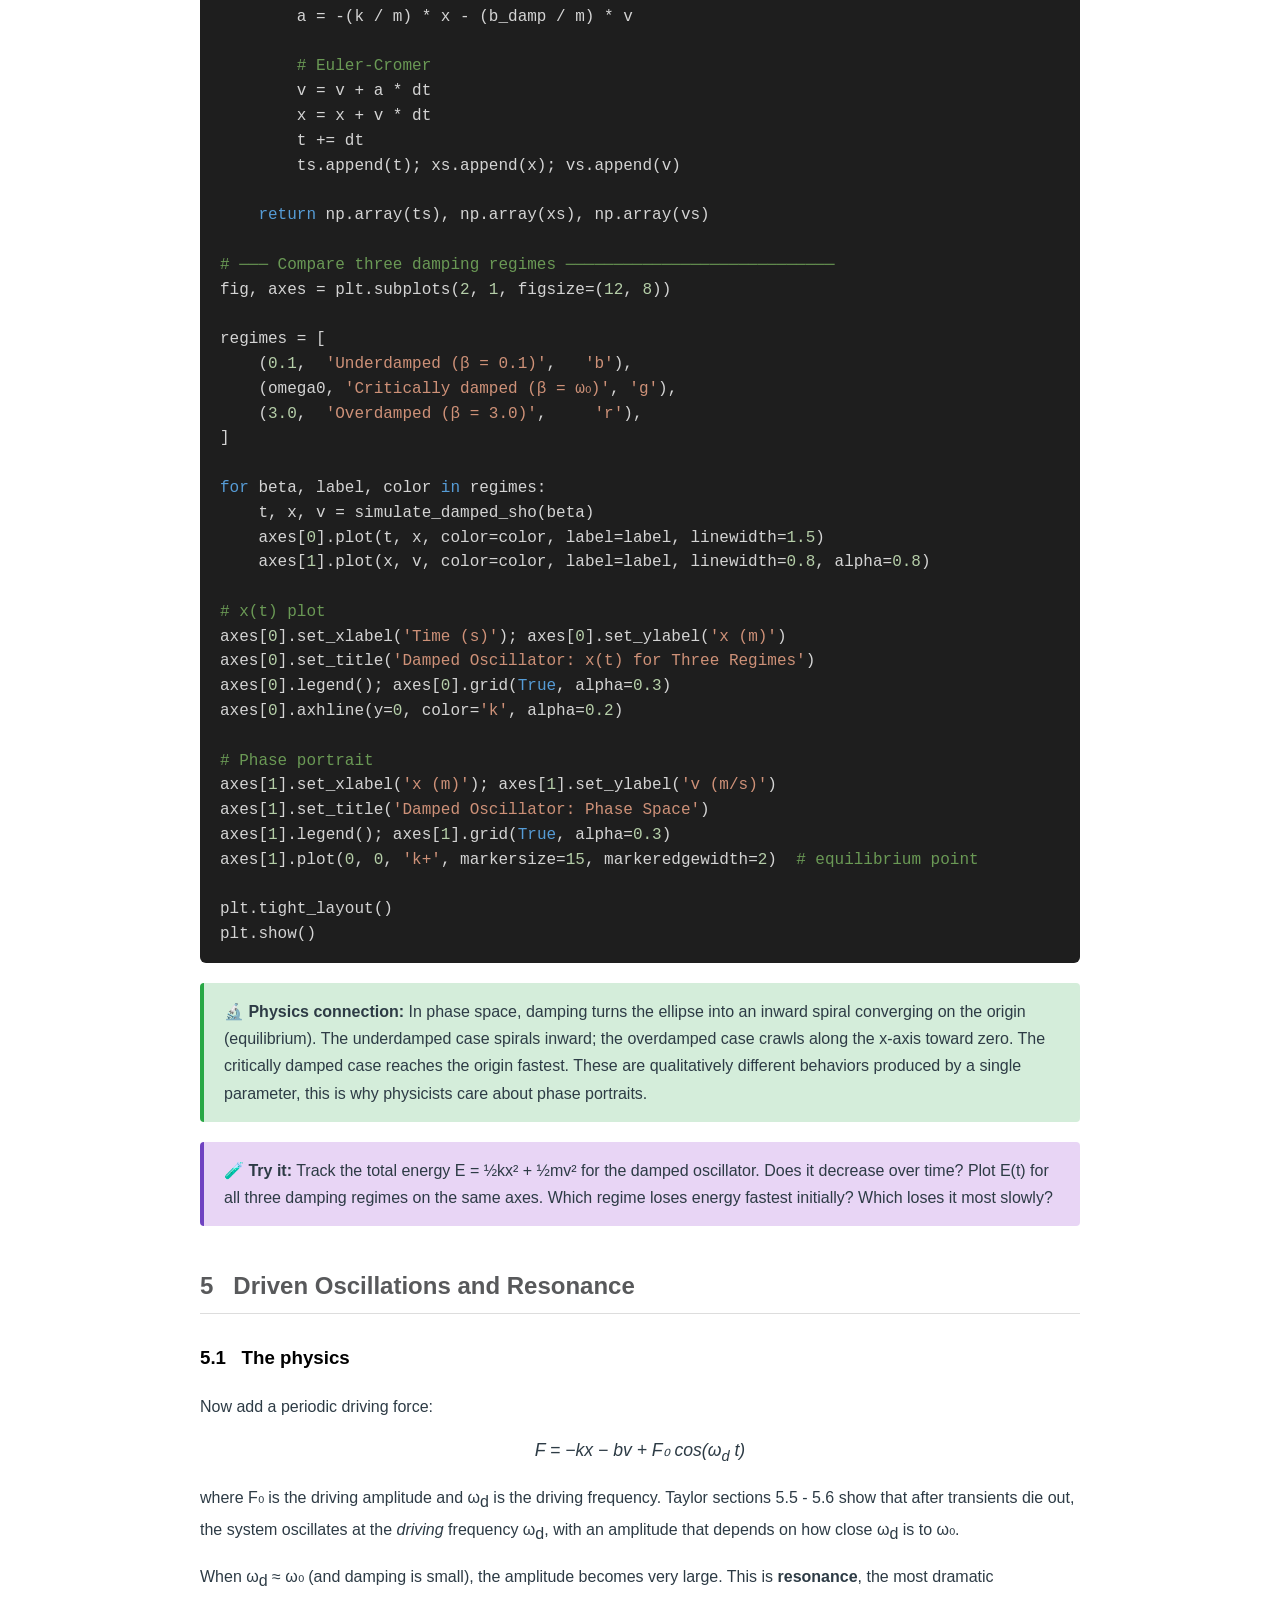
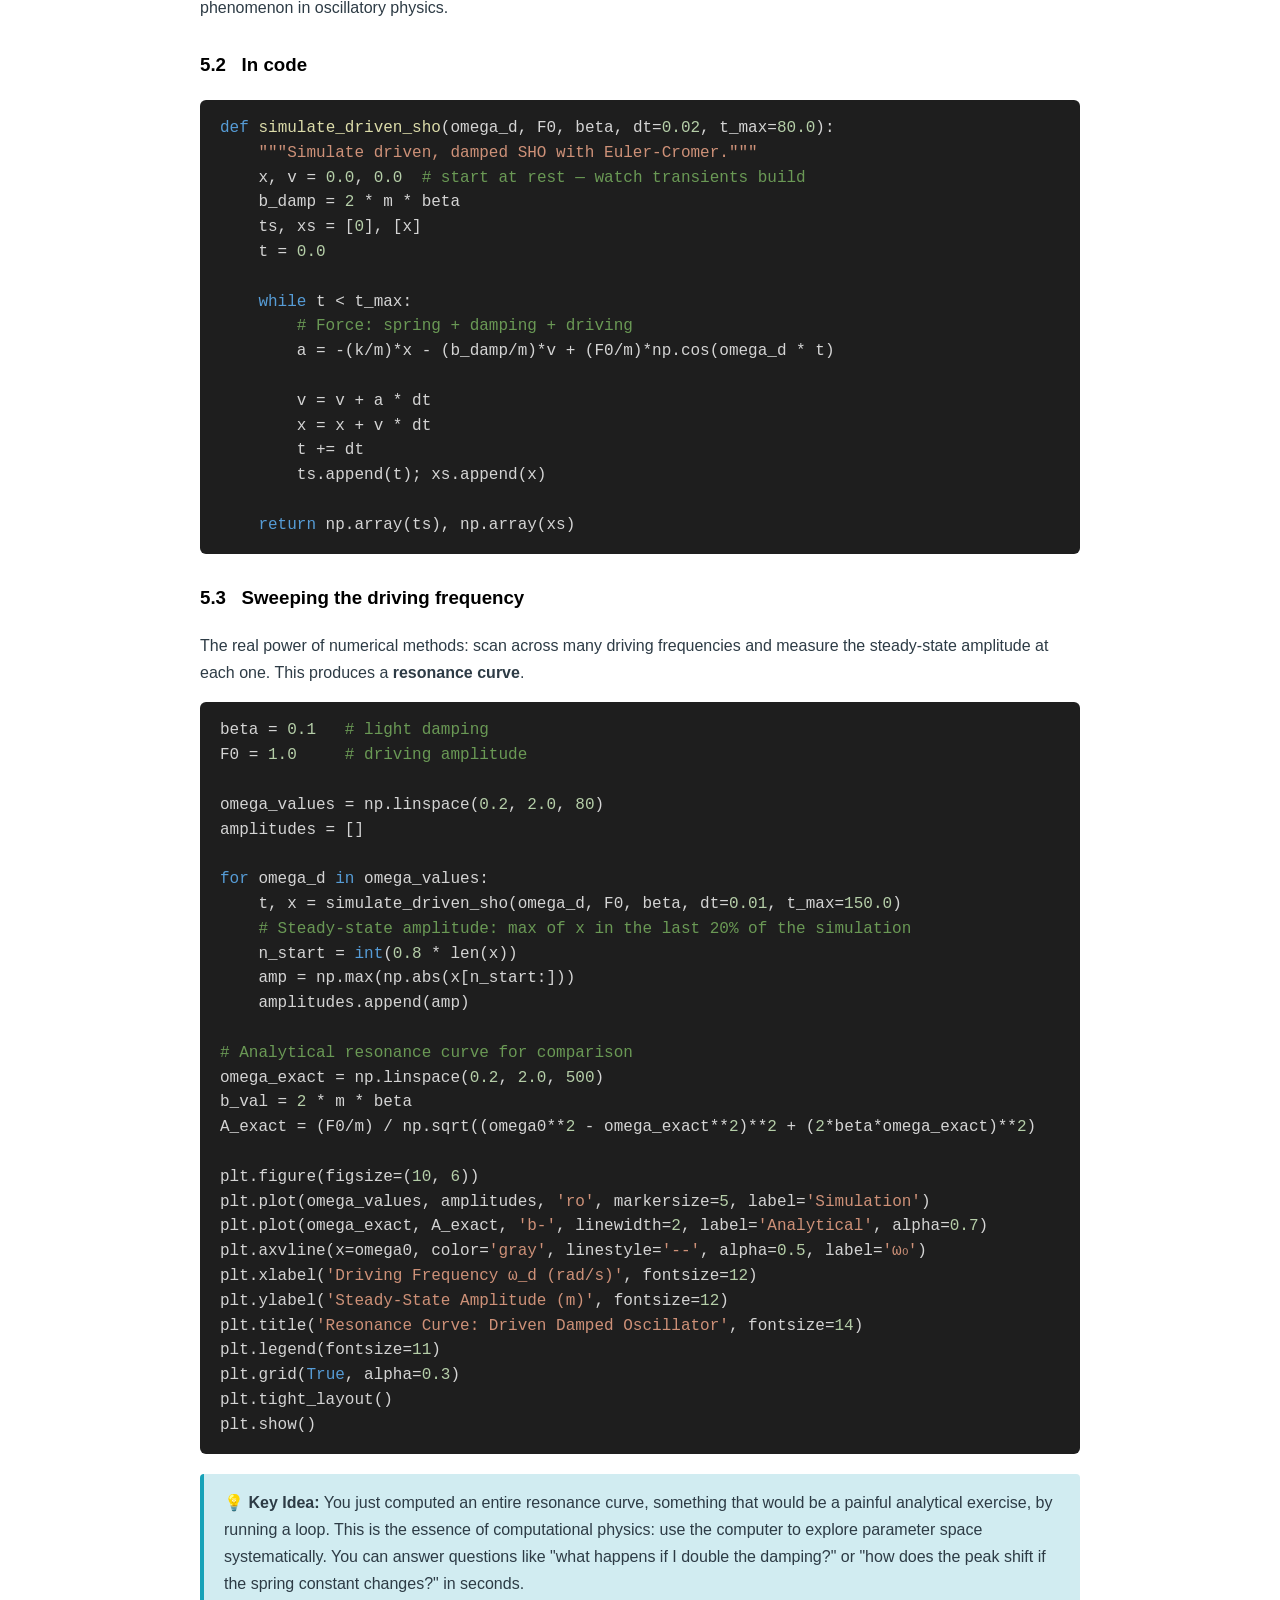
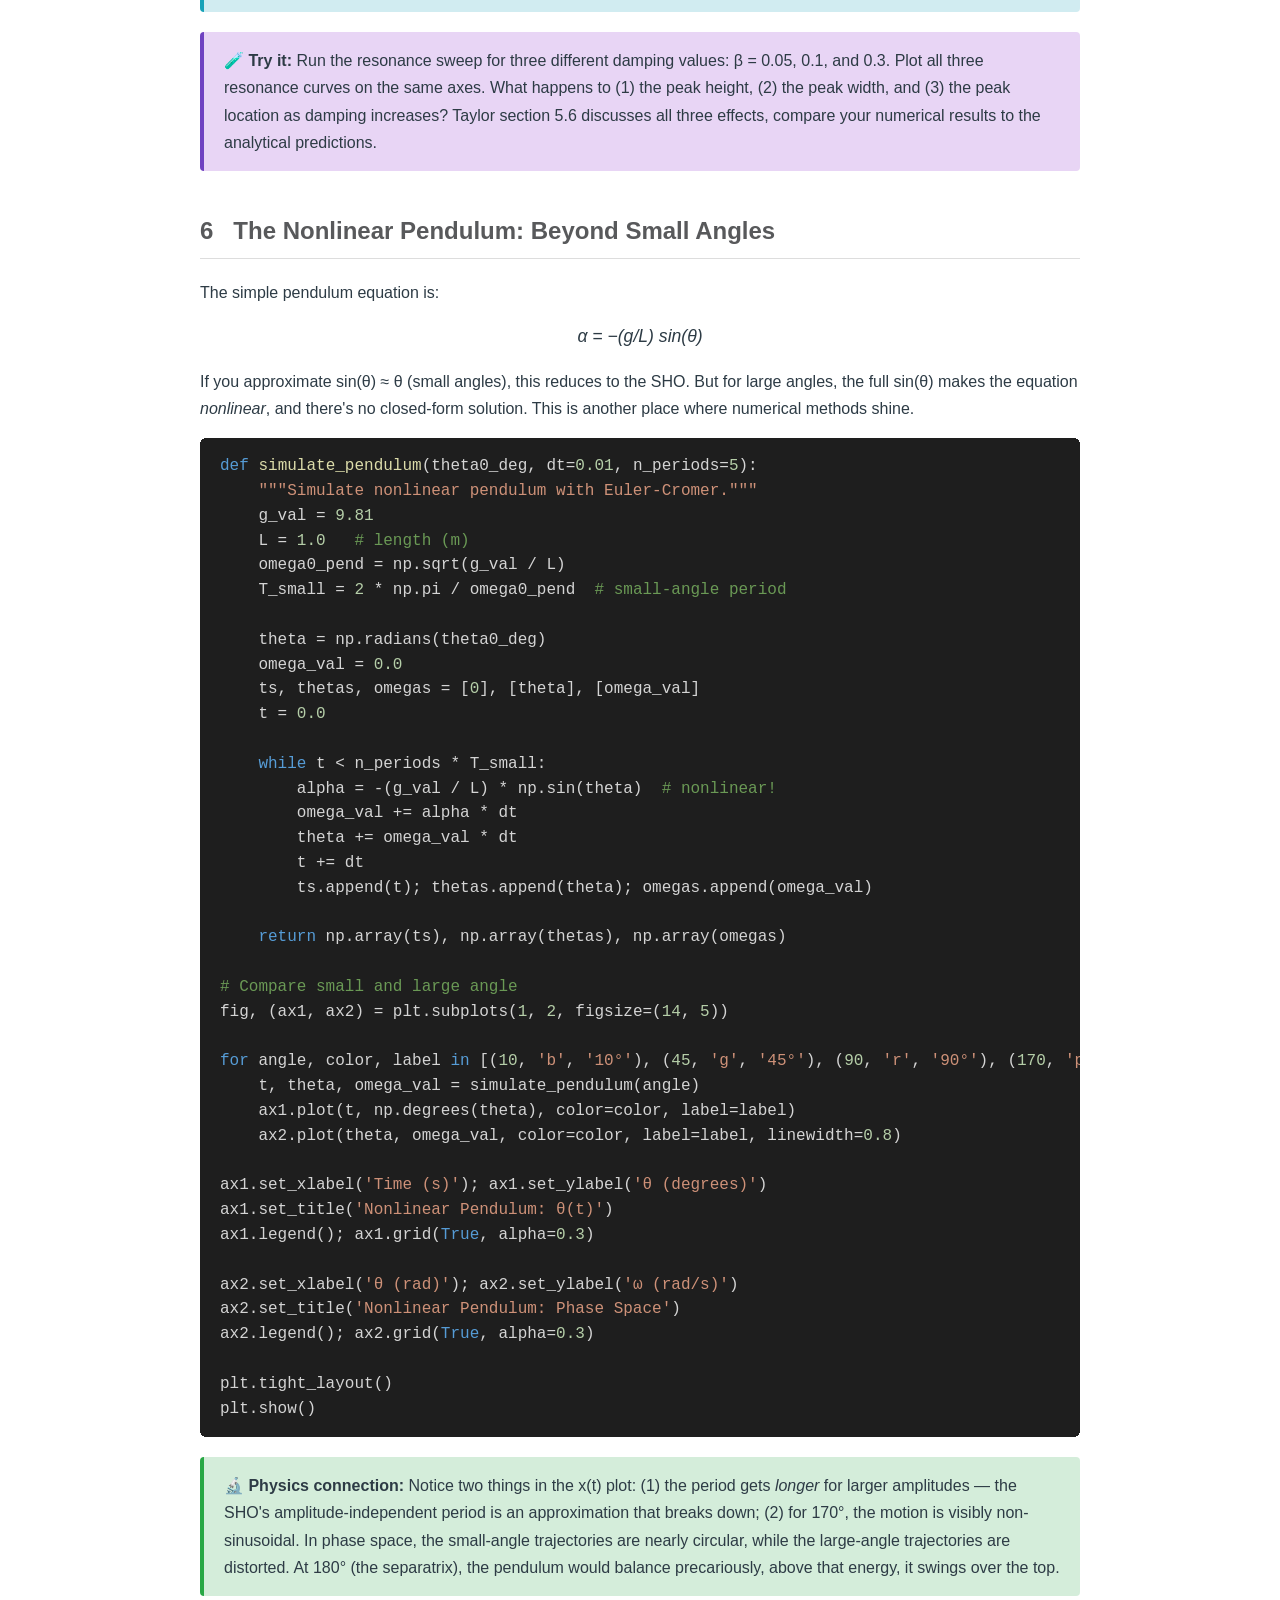
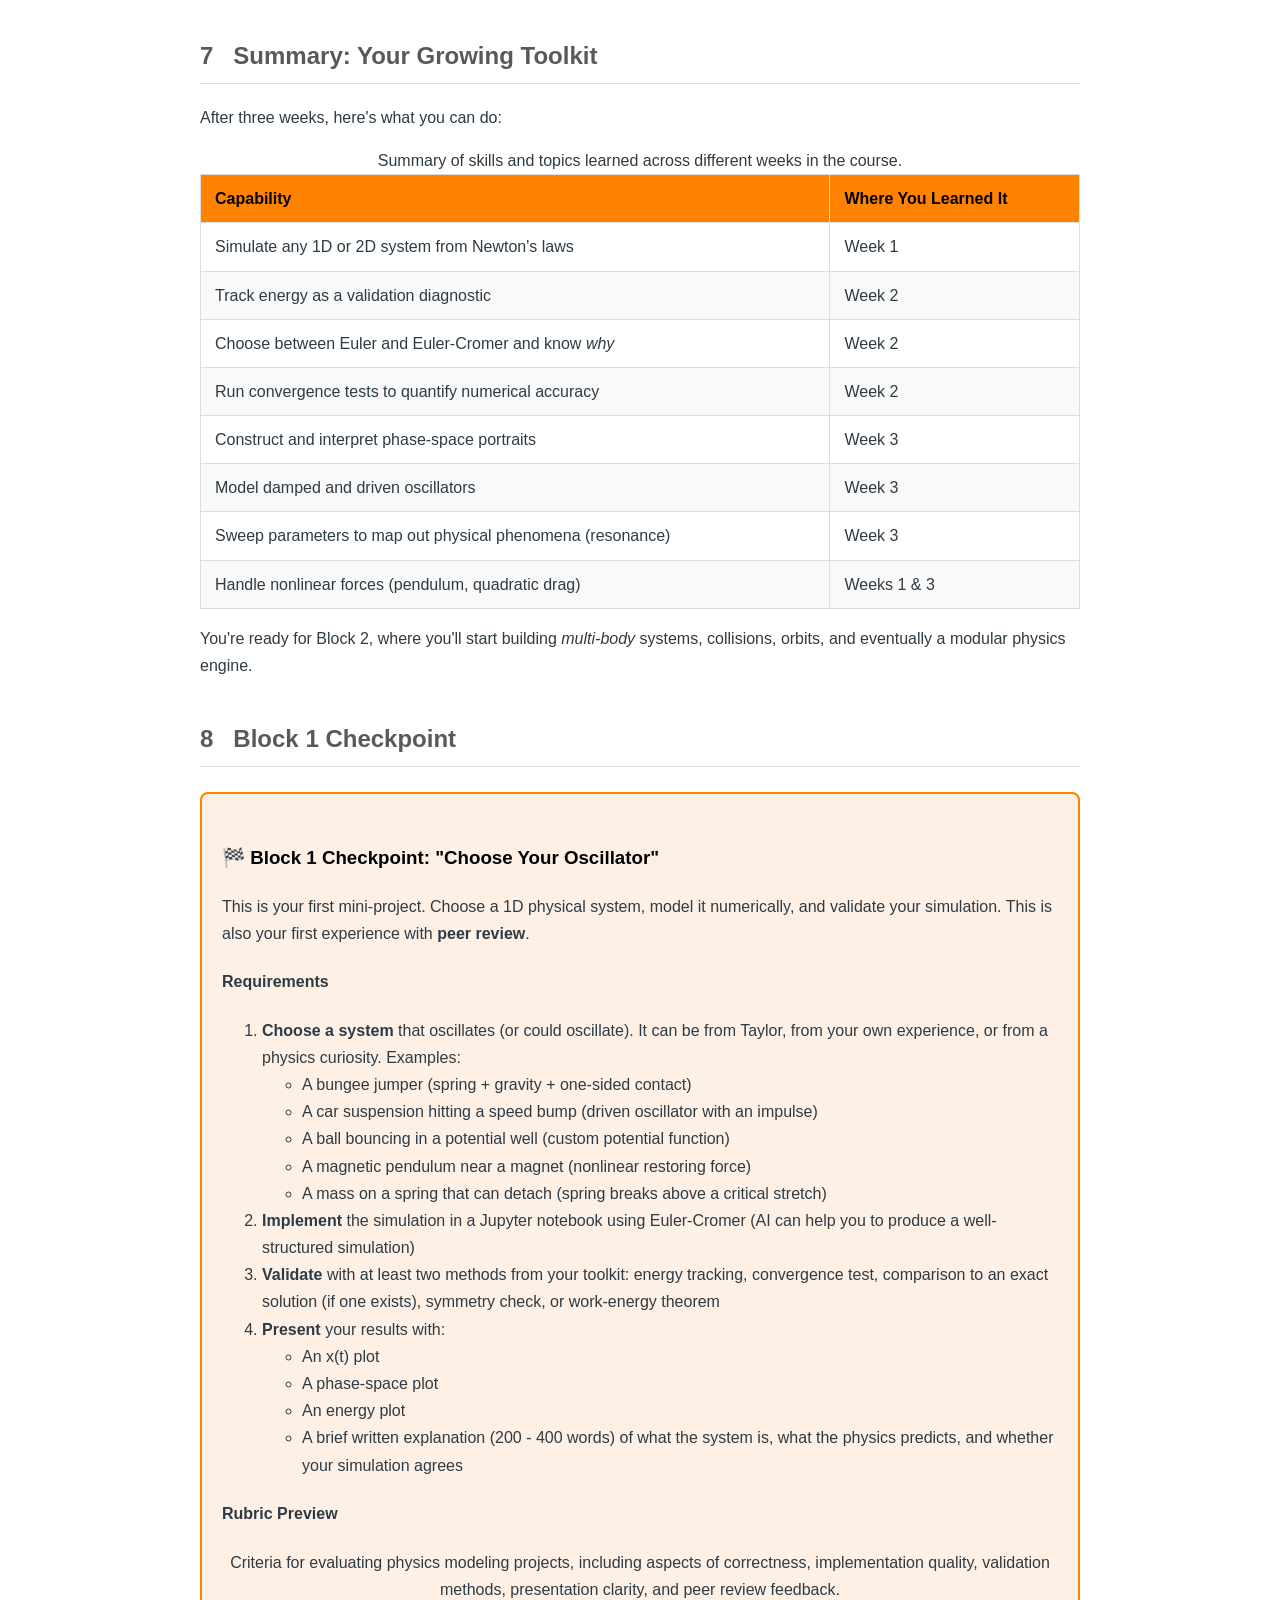
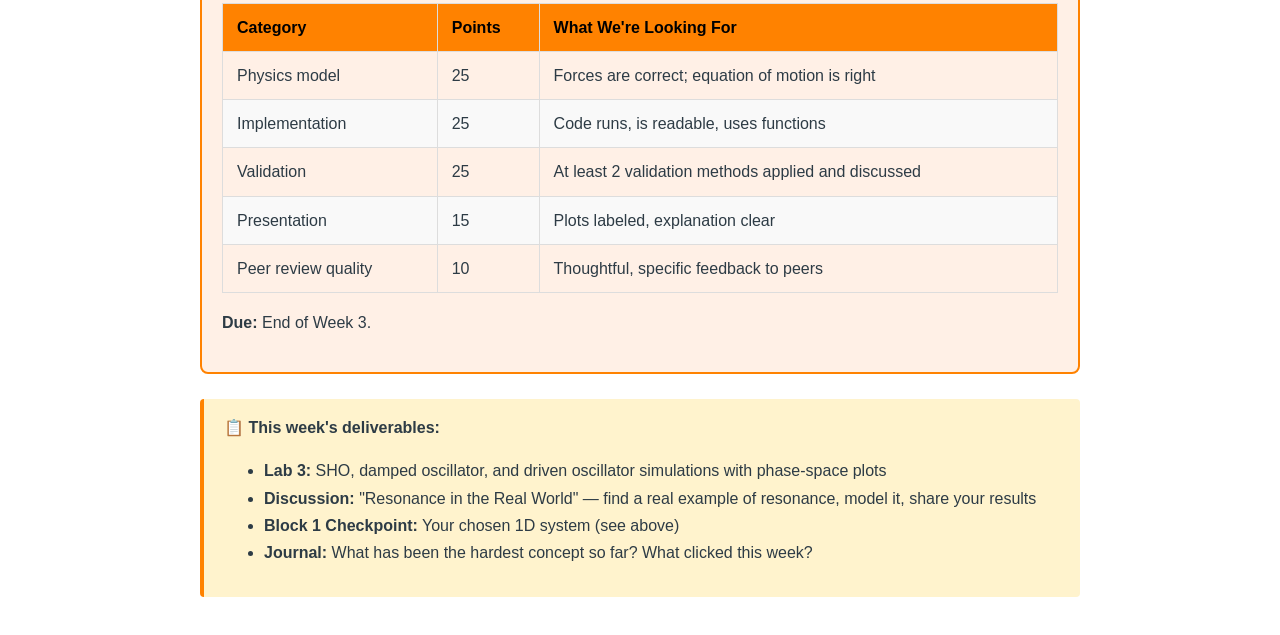
<file: labs/lab03/Code_Module3_lesson.html>
<!DOCTYPE html>
<html lang="en">
<head>
<meta charset="UTF-8">
<title>Week 3 Lesson — Oscillations &amp; Phase Space</title>
<style>
  body {
    font-family: -apple-system, BlinkMacSystemFont, "Segoe UI", Roboto, Helvetica, Arial, sans-serif;
    line-height: 1.7;
    color: #2d3b45;
    max-width: 880px;
    margin: 0 auto;
    padding: 20px;
  }
  h1 { color: #ff8200; border-bottom: 3px solid #ff8200; padding-bottom: 10px; }
  h2 { color: #58595b; border-bottom: 1px solid #ddd; padding-bottom: 6px; margin-top: 40px; }
  h3 { color: #ff8200; margin-top: 28px; }
  .concept-box {
    background-color: #fff3cd;
    border-left: 4px solid #ff8200;
    padding: 15px 20px;
    margin: 20px 0;
    border-radius: 4px;
  }
  .key-idea {
    background-color: #d1ecf1;
    border-left: 4px solid #17a2b8;
    padding: 15px 20px;
    margin: 20px 0;
    border-radius: 4px;
  }
  .physics-note {
    background-color: #d4edda;
    border-left: 4px solid #28a745;
    padding: 15px 20px;
    margin: 20px 0;
    border-radius: 4px;
  }
  .warning-box {
    background-color: #f8d7da;
    border-left: 4px solid #dc3545;
    padding: 15px 20px;
    margin: 20px 0;
    border-radius: 4px;
  }
  .try-it {
    background-color: #e8d5f5;
    border-left: 4px solid #6f42c1;
    padding: 15px 20px;
    margin: 20px 0;
    border-radius: 4px;
  }
  code {
    background-color: #f4f4f4;
    padding: 2px 6px;
    border-radius: 3px;
    font-family: "SF Mono", "Fira Code", "Consolas", monospace;
    font-size: 0.9em;
  }
  pre {
    background-color: #1e1e1e;
    color: #d4d4d4;
    padding: 16px 20px;
    border-radius: 6px;
    overflow-x: auto;
    font-family: "SF Mono", "Fira Code", "Consolas", monospace;
    font-size: 0.88em;
    line-height: 1.55;
  }
  pre .comment { color: #6a9955; }
  pre .keyword { color: #569cd6; }
  pre .string { color: #ce9178; }
  pre .number { color: #b5cea8; }
  pre .function { color: #dcdcaa; }
  table { border-collapse: collapse; width: 100%; margin: 15px 0; }
  th, td { border: 1px solid #ddd; padding: 10px 14px; text-align: left; }
  th { background-color: #ff8200; color: white; }
  tr:nth-child(even) { background-color: #f9f9f9; }
  details { margin: 12px 0; padding: 10px 15px; background-color: #f9f9f9; border: 1px solid #ddd; border-radius: 4px; }
  details summary { cursor: pointer; font-weight: bold; color: #ff8200; }
  .eq { text-align: center; margin: 15px 0; font-size: 1.1em; font-style: italic; }
  a { color: #006c93; }
  .breadcrumb { color: #888; font-size: 0.9em; margin-bottom: 5px; }
  .objectives { background-color: #f0f7ff; border: 1px solid #b8d4f0; padding: 15px 20px; border-radius: 6px; margin: 15px 0; }
  .nav-box { display: flex; justify-content: space-between; padding: 15px 0; border-top: 2px solid #ddd; margin-top: 40px; }
  .nav-box a { color: #ff8200; font-weight: bold; text-decoration: none; }
  .checkpoint-box {
    background-color: #fff0e6;
    border: 2px solid #ff8200;
    padding: 20px;
    margin: 25px 0;
    border-radius: 8px;
  }
</style>
</head>
<body>

<h1 style="color: #000000 !important; background-color: #ffffff !important;">Week 3 — Oscillations &amp; Phase Space</h1>

<div class="objectives">
  <strong>🎯 By the end of this lesson, you will be able to:</strong>
  <ul>
    <li>Simulate the simple harmonic oscillator (SHO) and compare numerical results to the exact solution</li>
    <li>Demonstrate why standard Euler fails catastrophically for oscillators and why Euler-Cromer succeeds</li>
    <li>Construct and interpret phase-space plots (x vs. v)</li>
    <li>Model damped oscillations and identify underdamped, critically damped, and overdamped regimes</li>
    <li>Model driven oscillations and observe resonance computationally</li>
    <li>Use phase-space portraits as a diagnostic tool alongside energy plots</li>
  </ul>
</div>

<!-- ============================================================ -->
<h2>1 &nbsp; Why Oscillators Matter</h2>

<p>The harmonic oscillator is the most important system in all of physics. That's not hyperbole. 
Here is why:</p>

<ul>
  <li>Every stable equilibrium looks like a harmonic oscillator for small displacements. (Taylor 
	section 5.1 proves this.)</li>
  <li>Springs, pendulums, vibrating strings, LC circuits, molecular bonds, even quantum fields all are oscillators or collections of oscillators.</li>
  <li>Understanding how to simulate an oscillator correctly is the gateway to simulating <em>everything</em></li>
</ul>

<p>And as you're about to discover, oscillators are the system that most ruthlessly punishes a bad numerical integrator.</p>

<!-- ============================================================ -->
<h2>2 &nbsp; The Simple Harmonic Oscillator</h2>

<h3 style="color: #000000 !important; background-color: #ffffff !important;">2.1 &nbsp; The physics</h3>

<p>A mass <em>m</em> attached to a spring with spring constant <em>k</em>, displaced from equilibrium:</p>

<div class="eq">F = −kx &nbsp;&nbsp; → &nbsp;&nbsp; a = −(k/m)x = −ω₀²x</div>

<p>where ω₀ = √(k/m) is the <strong>natural frequency</strong>. The exact solution is:</p>

<div class="eq">x(t) = A cos(ω₀t + φ)</div>

<p>The amplitude <em>A</em> and phase φ depend on initial conditions. The period T = 2π/ω₀ is independent of amplitude, a hallmark of the harmonic oscillator.</p>

<h3 style="color: #000000 !important; background-color: #ffffff !important;">2.2 &nbsp; Setting up the simulation</h3>

<p>The state vector is [x, v]. The force function is one line:</p>

<pre style="font-size: 12pt;"><span class="keyword" style="font-size: 12pt;">import</span> numpy <span class="keyword" style="font-size: 12pt;">as</span> np
<span class="keyword" style="font-size: 12pt;">import</span> matplotlib.pyplot <span class="keyword" style="font-size: 12pt;">as</span> plt

<span class="comment" style="font-size: 12pt;"># Parameters</span>
k = <span class="number" style="font-size: 12pt;">1.0</span>     <span class="comment" style="font-size: 12pt;"># spring constant (N/m)</span>
m = <span class="number" style="font-size: 12pt;">1.0</span>     <span class="comment" style="font-size: 12pt;"># mass (kg)</span>
omega0 = np.sqrt(k / m)   <span class="comment" style="font-size: 12pt;"># natural frequency</span>
T = <span class="number" style="font-size: 12pt;">2</span> * np.pi / omega0      <span class="comment" style="font-size: 12pt;"># period</span>

<span class="comment" style="font-size: 12pt;"># Initial conditions</span>
x0 = <span class="number" style="font-size: 12pt;">1.0</span>    <span class="comment" style="font-size: 12pt;"># initial displacement (m)</span>
v0 = <span class="number" style="font-size: 12pt;">0.0</span>    <span class="comment" style="font-size: 12pt;"># released from rest</span>

<span class="comment" style="font-size: 12pt;"># Exact solution for comparison</span>
<span class="keyword" style="font-size: 12pt;">def</span> <span class="function" style="font-size: 12pt;">exact_x</span>(t):
    <span class="keyword" style="font-size: 12pt;">return</span> x0 * np.cos(omega0 * t)

<span class="keyword" style="font-size: 12pt;">def</span> <span class="function" style="font-size: 12pt;">exact_v</span>(t):
    <span class="keyword" style="font-size: 12pt;">return</span> -x0 * omega0 * np.sin(omega0 * t)
</pre>

<h3 style="color: #000000 !important; background-color: #ffffff !important;">2.3 &nbsp; Euler vs. Euler-Cromer: the moment of truth</h3>

<p>Let's run both methods for 10 oscillation periods and see what happens:</p>

<pre style="font-size: 12pt;"><span class="keyword" style="font-size: 12pt;">def</span> <span class="function" style="font-size: 12pt;">simulate_sho</span>(method, dt, n_periods=<span class="number" style="font-size: 12pt;">10</span>):
    <span class="string" style="font-size: 12pt;">"""Simulate SHO. Returns t, x, v, E arrays."""</span>
    t_max = n_periods * T
    x, v = x0, v0
    ts, xs, vs, Es = [<span class="number" style="font-size: 12pt;">0</span>], [x], [v], [<span class="number" style="font-size: 12pt;">0.5</span>*k*x**<span class="number" style="font-size: 12pt;">2</span> + <span class="number" style="font-size: 12pt;">0.5</span>*m*v**<span class="number" style="font-size: 12pt;">2</span>]
    t = <span class="number" style="font-size: 12pt;">0.0</span>

    <span class="keyword" style="font-size: 12pt;">while</span> t &lt; t_max:
        a = -(k / m) * x

        <span class="keyword" style="font-size: 12pt;">if</span> method == <span class="string" style="font-size: 12pt;">'euler'</span>:
            x_new = x + v * dt
            v_new = v + a * dt
            x, v = x_new, v_new
        <span class="keyword" style="font-size: 12pt;">elif</span> method == <span class="string" style="font-size: 12pt;">'euler-cromer'</span>:
            v = v + a * dt       <span class="comment" style="font-size: 12pt;"># velocity first</span>
            x = x + v * dt       <span class="comment" style="font-size: 12pt;"># then position with new v</span>

        t += dt
        E = <span class="number" style="font-size: 12pt;">0.5</span> * k * x**<span class="number" style="font-size: 12pt;">2</span> + <span class="number" style="font-size: 12pt;">0.5</span> * m * v**<span class="number" style="font-size: 12pt;">2</span>
        ts.append(t); xs.append(x); vs.append(v); Es.append(E)

    <span class="keyword" style="font-size: 12pt;">return</span> np.array(ts), np.array(xs), np.array(vs), np.array(Es)

<span class="comment" style="font-size: 12pt;"># Run both with dt = T/50 (moderately coarse)</span>
dt = T / <span class="number" style="font-size: 12pt;">50</span>
t_e, x_e, v_e, E_e = simulate_sho(<span class="string" style="font-size: 12pt;">'euler'</span>, dt)
t_ec, x_ec, v_ec, E_ec = simulate_sho(<span class="string" style="font-size: 12pt;">'euler-cromer'</span>, dt)
t_exact = np.linspace(<span class="number" style="font-size: 12pt;">0</span>, <span class="number" style="font-size: 12pt;">10</span>*T, <span class="number" style="font-size: 12pt;">2000</span>)

<span class="comment" style="font-size: 12pt;"># ─── Plot: x(t) comparison ────────────────────────────────────</span>
fig, axes = plt.subplots(<span class="number" style="font-size: 12pt;">3</span>, <span class="number" style="font-size: 12pt;">1</span>, figsize=(<span class="number" style="font-size: 12pt;">12</span>, <span class="number" style="font-size: 12pt;">10</span>), sharex=<span class="keyword" style="font-size: 12pt;">True</span>)

axes[<span class="number" style="font-size: 12pt;">0</span>].plot(t_exact, exact_x(t_exact), <span class="string" style="font-size: 12pt;">'k-'</span>, alpha=<span class="number" style="font-size: 12pt;">0.4</span>, label=<span class="string" style="font-size: 12pt;">'Exact'</span>)
axes[<span class="number" style="font-size: 12pt;">0</span>].plot(t_e, x_e, <span class="string" style="font-size: 12pt;">'r-'</span>, alpha=<span class="number" style="font-size: 12pt;">0.8</span>, label=<span class="string" style="font-size: 12pt;">'Euler'</span>)
axes[<span class="number" style="font-size: 12pt;">0</span>].set_ylabel(<span class="string" style="font-size: 12pt;">'x (m)'</span>)
axes[<span class="number" style="font-size: 12pt;">0</span>].set_title(<span class="string" style="font-size: 12pt;">'Standard Euler — Position vs. Time'</span>)
axes[<span class="number" style="font-size: 12pt;">0</span>].legend()
axes[<span class="number" style="font-size: 12pt;">0</span>].grid(<span class="keyword" style="font-size: 12pt;">True</span>, alpha=<span class="number" style="font-size: 12pt;">0.3</span>)

axes[<span class="number" style="font-size: 12pt;">1</span>].plot(t_exact, exact_x(t_exact), <span class="string" style="font-size: 12pt;">'k-'</span>, alpha=<span class="number" style="font-size: 12pt;">0.4</span>, label=<span class="string" style="font-size: 12pt;">'Exact'</span>)
axes[<span class="number" style="font-size: 12pt;">1</span>].plot(t_ec, x_ec, <span class="string" style="font-size: 12pt;">'b-'</span>, alpha=<span class="number" style="font-size: 12pt;">0.8</span>, label=<span class="string" style="font-size: 12pt;">'Euler-Cromer'</span>)
axes[<span class="number" style="font-size: 12pt;">1</span>].set_ylabel(<span class="string" style="font-size: 12pt;">'x (m)'</span>)
axes[<span class="number" style="font-size: 12pt;">1</span>].set_title(<span class="string" style="font-size: 12pt;">'Euler-Cromer — Position vs. Time'</span>)
axes[<span class="number" style="font-size: 12pt;">1</span>].legend()
axes[<span class="number" style="font-size: 12pt;">1</span>].grid(<span class="keyword" style="font-size: 12pt;">True</span>, alpha=<span class="number" style="font-size: 12pt;">0.3</span>)

axes[<span class="number" style="font-size: 12pt;">2</span>].plot(t_e, E_e, <span class="string" style="font-size: 12pt;">'r-'</span>, label=<span class="string" style="font-size: 12pt;">'Euler'</span>)
axes[<span class="number" style="font-size: 12pt;">2</span>].plot(t_ec, E_ec, <span class="string" style="font-size: 12pt;">'b-'</span>, label=<span class="string" style="font-size: 12pt;">'Euler-Cromer'</span>)
axes[<span class="number" style="font-size: 12pt;">2</span>].axhline(y=E_e[<span class="number" style="font-size: 12pt;">0</span>], color=<span class="string" style="font-size: 12pt;">'k'</span>, linestyle=<span class="string" style="font-size: 12pt;">'--'</span>, alpha=<span class="number" style="font-size: 12pt;">0.3</span>, label=<span class="string" style="font-size: 12pt;">'True energy'</span>)
axes[<span class="number" style="font-size: 12pt;">2</span>].set_xlabel(<span class="string" style="font-size: 12pt;">'Time (s)'</span>)
axes[<span class="number" style="font-size: 12pt;">2</span>].set_ylabel(<span class="string" style="font-size: 12pt;">'Total Energy (J)'</span>)
axes[<span class="number" style="font-size: 12pt;">2</span>].set_title(<span class="string" style="font-size: 12pt;">'Energy Comparison'</span>)
axes[<span class="number" style="font-size: 12pt;">2</span>].legend()
axes[<span class="number" style="font-size: 12pt;">2</span>].grid(<span class="keyword" style="font-size: 12pt;">True</span>, alpha=<span class="number" style="font-size: 12pt;">0.3</span>)

plt.tight_layout()
plt.show()
</pre>

<div class="warning-box">
  <strong>⚠️ What you should see:</strong> The Euler solution <em>spirals outward</em>, its amplitude grows with every cycle. After 10 periods, the oscillation is noticeably larger than it should be. The energy plot confirms it: total energy climbs steadily. The Euler-Cromer solution, by contrast, maintains a stable amplitude and its energy oscillates slightly around the true value but never drifts.
</div>

<div class="key-idea">
  <strong>💡 Key Idea:</strong> For oscillatory systems, the standard Euler method is not just inaccurate, it is <em>qualitatively wrong</em>. It predicts a system that gains energy over time, which violates physics. Euler-Cromer, with one line of code changed, gets the qualitative behavior right. This is why integrator choice matters, and why we don't just use the "simplest" method.
</div>

<!-- ============================================================ -->
<h2>3 &nbsp; Phase Space: A New Way to See Dynamics</h2>

<h3 style="color: #000000 !important; background-color: #ffffff !important;">3.1 &nbsp; What is phase space?</h3>

<p>Instead of plotting x vs. t (position over time), plot <strong>x vs. v</strong> (position vs. velocity). This is a <strong>phase-space plot</strong>, and it reveals the structure of the motion in a completely different way.</p>

<p>For the simple harmonic oscillator, the exact phase-space trajectory is an <strong>ellipse</strong>:</p>

<div class="eq">(x/A)² + (v/(Aω₀))² = 1</div>

<p>The system traces this ellipse forever, going clockwise. It never spirals in or out 
, the ellipse has a fixed size determined by the total energy.</p>

<h3 style="color: #000000 !important; background-color: #ffffff !important;">3.2 &nbsp; Phase-space plots as a diagnostic</h3>

<pre style="font-size: 12pt;">fig, (ax1, ax2) = plt.subplots(<span class="number" style="font-size: 12pt;">1</span>, <span class="number" style="font-size: 12pt;">2</span>, figsize=(<span class="number" style="font-size: 12pt;">12</span>, <span class="number" style="font-size: 12pt;">5</span>))

<span class="comment" style="font-size: 12pt;"># Euler phase portrait</span>
ax1.plot(x_e, v_e, <span class="string" style="font-size: 12pt;">'r-'</span>, alpha=<span class="number" style="font-size: 12pt;">0.7</span>, linewidth=<span class="number" style="font-size: 12pt;">0.5</span>)
ax1.plot(x_e[<span class="number" style="font-size: 12pt;">0</span>], v_e[<span class="number" style="font-size: 12pt;">0</span>], <span class="string" style="font-size: 12pt;">'ko'</span>, markersize=<span class="number" style="font-size: 12pt;">8</span>, label=<span class="string" style="font-size: 12pt;">'Start'</span>)
ax1.set_xlabel(<span class="string" style="font-size: 12pt;">'x (m)'</span>); ax1.set_ylabel(<span class="string" style="font-size: 12pt;">'v (m/s)'</span>)
ax1.set_title(<span class="string" style="font-size: 12pt;">'Euler — Phase Space'</span>)
ax1.set_aspect(<span class="string" style="font-size: 12pt;">'equal'</span>)
ax1.legend()
ax1.grid(<span class="keyword" style="font-size: 12pt;">True</span>, alpha=<span class="number" style="font-size: 12pt;">0.3</span>)

<span class="comment" style="font-size: 12pt;"># Euler-Cromer phase portrait</span>
ax2.plot(x_ec, v_ec, <span class="string" style="font-size: 12pt;">'b-'</span>, alpha=<span class="number" style="font-size: 12pt;">0.7</span>, linewidth=<span class="number" style="font-size: 12pt;">0.5</span>)
ax2.plot(x_ec[<span class="number" style="font-size: 12pt;">0</span>], v_ec[<span class="number" style="font-size: 12pt;">0</span>], <span class="string" style="font-size: 12pt;">'ko'</span>, markersize=<span class="number" style="font-size: 12pt;">8</span>, label=<span class="string" style="font-size: 12pt;">'Start'</span>)
ax2.set_xlabel(<span class="string" style="font-size: 12pt;">'x (m)'</span>); ax2.set_ylabel(<span class="string" style="font-size: 12pt;">'v (m/s)'</span>)
ax2.set_title(<span class="string" style="font-size: 12pt;">'Euler-Cromer — Phase Space'</span>)
ax2.set_aspect(<span class="string" style="font-size: 12pt;">'equal'</span>)
ax2.legend()
ax2.grid(<span class="keyword" style="font-size: 12pt;">True</span>, alpha=<span class="number" style="font-size: 12pt;">0.3</span>)

plt.tight_layout()
plt.show()
</pre>

<div class="key-idea">
  <strong>💡 Key Idea:</strong> In phase space, the Euler method's energy growth is instantly visible, the trajectory spirals <em>outward</em>. Euler-Cromer produces a closed (or very nearly closed) curve. A perfect integrator would trace a single ellipse over and over. The phase portrait is often <em>more revealing</em> than an x-vs-t plot because you can see the structure of the error at a glance.
</div>

<div class="try-it">
  <strong>🧪 Try it:</strong> Run the Euler-Cromer simulation with <code style="font-size: 12pt;">dt = T/20</code> (coarse) and <code style="font-size: 12pt;">dt = T/200</code> (fine). Compare the phase-space plots. You should see that the coarser Δt produces a wider "band" around the ellipse (the slightly different nearby energy that Euler-Cromer conserves), while the finer Δt produces a thinner band. The band width is proportional to Δt.
</div>

<h3 style="color: #000000 !important; background-color: #ffffff !important;">3.3 &nbsp; Reading a phase portrait</h3>

<p>Phase-space plots encode a lot of information. Here's how to read them:</p>

<table><caption>Summary of features and their meanings in the system's motion characteristics</caption>
  <thead>
    <tr><th style="color: #000000 !important; background-color: #ff8200 !important;" scope="col">Feature</th><th style="color: #000000 !important; background-color: #ff8200 !important;" scope="col">What It Means</th></tr>
  </thead>
  <tbody>
    <tr><td>Closed curve (ellipse, circle)</td><td>Periodic motion, the system repeats</td></tr>
    <tr><td>Outward spiral</td><td>Energy increasing, numerical error or driven system</td></tr>
    <tr><td>Inward spiral</td><td>Energy decreasing, damping or dissipation</td></tr>
    <tr><td>Point (the origin)</td><td>Stable equilibrium</td></tr>
    <tr><td>Larger ellipse</td><td>Higher energy (larger amplitude)</td></tr>
    <tr><td>Direction (clockwise for SHO)</td><td>Determined by the signs of dx/dt and dv/dt</td></tr>
  </tbody>
</table>

<!-- ============================================================ -->
<h2>4 &nbsp; Damped Oscillations</h2>

<h3 style="color: #000000 !important; background-color: #ffffff !important;">4.1 &nbsp; The physics</h3>

<p>Real oscillators lose energy to friction, air resistance, or internal heating. The simplest damping model is a force proportional to velocity (linear drag):</p>

<div class="eq">F = −kx − bv</div>

<p>where <em>b</em> is the damping coefficient. Taylor section 5.4 shows this leads to three regimes depending on the ratio of damping to natural frequency. Define β = b/(2m):</p>

<table><caption>Summary of damping regimes and their effects on system behavior</caption>
  <thead>
    <tr><th style="color: #000000 !important; background-color: #ff8200 !important;" scope="col">Regime</th><th style="color: #000000 !important; background-color: #ff8200 !important;" scope="col">Condition</th><th style="color: #000000 !important; background-color: #ff8200 !important;" scope="col">Behavior</th></tr>
  </thead>
  <tbody>
    <tr><td><strong>Underdamped</strong></td><td>β &lt; ω₀</td><td>Oscillates with exponentially decaying amplitude</td></tr>
    <tr><td><strong>Critically damped</strong></td><td>β = ω₀</td><td>Returns to equilibrium as fast as possible without oscillating</td></tr>
    <tr><td><strong>Overdamped</strong></td><td>β &gt; ω₀</td><td>Returns to equilibrium slowly, no oscillation</td></tr>
  </tbody>
</table>

<h3 style="color: #000000 !important; background-color: #ffffff !important;">4.2 &nbsp; In code</h3>

<pre style="font-size: 12pt;"><span class="keyword" style="font-size: 12pt;">def</span> <span class="function" style="font-size: 12pt;">simulate_damped_sho</span>(beta, dt=<span class="number" style="font-size: 12pt;">0.02</span>, t_max=<span class="number" style="font-size: 12pt;">30.0</span>):
    <span class="string" style="font-size: 12pt;">"""Simulate damped SHO with Euler-Cromer.
    beta = b/(2m) is the damping parameter.
    """</span>
    x, v = x0, v0
    b_damp = <span class="number" style="font-size: 12pt;">2</span> * m * beta  <span class="comment" style="font-size: 12pt;"># recover b from beta</span>
    ts, xs, vs = [<span class="number" style="font-size: 12pt;">0</span>], [x], [v]
    t = <span class="number" style="font-size: 12pt;">0.0</span>

    <span class="keyword" style="font-size: 12pt;">while</span> t &lt; t_max:
        <span class="comment" style="font-size: 12pt;"># Force: spring + linear damping</span>
        a = -(k / m) * x - (b_damp / m) * v

        <span class="comment" style="font-size: 12pt;"># Euler-Cromer</span>
        v = v + a * dt
        x = x + v * dt
        t += dt
        ts.append(t); xs.append(x); vs.append(v)

    <span class="keyword" style="font-size: 12pt;">return</span> np.array(ts), np.array(xs), np.array(vs)

<span class="comment" style="font-size: 12pt;"># ─── Compare three damping regimes ────────────────────────────</span>
fig, axes = plt.subplots(<span class="number" style="font-size: 12pt;">2</span>, <span class="number" style="font-size: 12pt;">1</span>, figsize=(<span class="number" style="font-size: 12pt;">12</span>, <span class="number" style="font-size: 12pt;">8</span>))

regimes = [
    (<span class="number" style="font-size: 12pt;">0.1</span>,  <span class="string" style="font-size: 12pt;">'Underdamped (β = 0.1)'</span>,   <span class="string" style="font-size: 12pt;">'b'</span>),
    (omega0, <span class="string" style="font-size: 12pt;">'Critically damped (β = ω₀)'</span>, <span class="string" style="font-size: 12pt;">'g'</span>),
    (<span class="number" style="font-size: 12pt;">3.0</span>,  <span class="string" style="font-size: 12pt;">'Overdamped (β = 3.0)'</span>,     <span class="string" style="font-size: 12pt;">'r'</span>),
]

<span class="keyword" style="font-size: 12pt;">for</span> beta, label, color <span class="keyword" style="font-size: 12pt;">in</span> regimes:
    t, x, v = simulate_damped_sho(beta)
    axes[<span class="number" style="font-size: 12pt;">0</span>].plot(t, x, color=color, label=label, linewidth=<span class="number" style="font-size: 12pt;">1.5</span>)
    axes[<span class="number" style="font-size: 12pt;">1</span>].plot(x, v, color=color, label=label, linewidth=<span class="number" style="font-size: 12pt;">0.8</span>, alpha=<span class="number" style="font-size: 12pt;">0.8</span>)

<span class="comment" style="font-size: 12pt;"># x(t) plot</span>
axes[<span class="number" style="font-size: 12pt;">0</span>].set_xlabel(<span class="string" style="font-size: 12pt;">'Time (s)'</span>); axes[<span class="number" style="font-size: 12pt;">0</span>].set_ylabel(<span class="string" style="font-size: 12pt;">'x (m)'</span>)
axes[<span class="number" style="font-size: 12pt;">0</span>].set_title(<span class="string" style="font-size: 12pt;">'Damped Oscillator: x(t) for Three Regimes'</span>)
axes[<span class="number" style="font-size: 12pt;">0</span>].legend(); axes[<span class="number" style="font-size: 12pt;">0</span>].grid(<span class="keyword" style="font-size: 12pt;">True</span>, alpha=<span class="number" style="font-size: 12pt;">0.3</span>)
axes[<span class="number" style="font-size: 12pt;">0</span>].axhline(y=<span class="number" style="font-size: 12pt;">0</span>, color=<span class="string" style="font-size: 12pt;">'k'</span>, alpha=<span class="number" style="font-size: 12pt;">0.2</span>)

<span class="comment" style="font-size: 12pt;"># Phase portrait</span>
axes[<span class="number" style="font-size: 12pt;">1</span>].set_xlabel(<span class="string" style="font-size: 12pt;">'x (m)'</span>); axes[<span class="number" style="font-size: 12pt;">1</span>].set_ylabel(<span class="string" style="font-size: 12pt;">'v (m/s)'</span>)
axes[<span class="number" style="font-size: 12pt;">1</span>].set_title(<span class="string" style="font-size: 12pt;">'Damped Oscillator: Phase Space'</span>)
axes[<span class="number" style="font-size: 12pt;">1</span>].legend(); axes[<span class="number" style="font-size: 12pt;">1</span>].grid(<span class="keyword" style="font-size: 12pt;">True</span>, alpha=<span class="number" style="font-size: 12pt;">0.3</span>)
axes[<span class="number" style="font-size: 12pt;">1</span>].plot(<span class="number" style="font-size: 12pt;">0</span>, <span class="number" style="font-size: 12pt;">0</span>, <span class="string" style="font-size: 12pt;">'k+'</span>, markersize=<span class="number" style="font-size: 12pt;">15</span>, markeredgewidth=<span class="number" style="font-size: 12pt;">2</span>)  <span class="comment" style="font-size: 12pt;"># equilibrium point</span>

plt.tight_layout()
plt.show()
</pre>

<div class="physics-note">
  <strong>🔬 Physics connection:</strong> In phase space, damping turns the ellipse into an inward spiral converging on the origin (equilibrium). The underdamped case spirals inward; the overdamped case crawls along the x-axis toward zero. The critically damped case reaches the origin fastest. These are qualitatively different behaviors produced by a single parameter, this is why physicists care about phase portraits.
</div>

<div class="try-it">
  <strong>🧪 Try it:</strong> Track the total energy E = ½kx² + ½mv² for the damped oscillator. Does it decrease over time? Plot E(t) for all three damping regimes on the same axes. Which regime loses energy fastest initially? Which loses it most slowly?
</div>

<!-- ============================================================ -->
<h2>5 &nbsp; Driven Oscillations and Resonance</h2>

<h3 style="color: #000000 !important; background-color: #ffffff !important;">5.1 &nbsp; The physics</h3>

<p>Now add a periodic driving force:</p>

<div class="eq">F = −kx − bv + F₀ cos(ω<sub>d</sub> t)</div>

<p>where F₀ is the driving amplitude and ω<sub style="font-size: 12pt;">d</sub> is the driving frequency. Taylor 
sections 5.5 - 5.6 show that after transients die out, the system oscillates at the <em>driving</em> frequency ω<sub style="font-size: 12pt;">d</sub>, with an amplitude that depends on how close ω<sub style="font-size: 12pt;">d</sub> is to ω₀.</p>

<p>When ω<sub style="font-size: 12pt;">d</sub> ≈ ω₀ (and damping is small), the amplitude becomes very large. This is <strong>resonance</strong>, the most dramatic phenomenon in oscillatory physics.</p>

<h3 style="color: #000000 !important; background-color: #ffffff !important;">5.2 &nbsp; In code</h3>

<pre style="font-size: 12pt;"><span class="keyword" style="font-size: 12pt;">def</span> <span class="function" style="font-size: 12pt;">simulate_driven_sho</span>(omega_d, F0, beta, dt=<span class="number" style="font-size: 12pt;">0.02</span>, t_max=<span class="number" style="font-size: 12pt;">80.0</span>):
    <span class="string" style="font-size: 12pt;">"""Simulate driven, damped SHO with Euler-Cromer."""</span>
    x, v = <span class="number" style="font-size: 12pt;">0.0</span>, <span class="number" style="font-size: 12pt;">0.0</span>  <span class="comment" style="font-size: 12pt;"># start at rest — watch transients build</span>
    b_damp = <span class="number" style="font-size: 12pt;">2</span> * m * beta
    ts, xs = [<span class="number" style="font-size: 12pt;">0</span>], [x]
    t = <span class="number" style="font-size: 12pt;">0.0</span>

    <span class="keyword" style="font-size: 12pt;">while</span> t &lt; t_max:
        <span class="comment" style="font-size: 12pt;"># Force: spring + damping + driving</span>
        a = -(k/m)*x - (b_damp/m)*v + (F0/m)*np.cos(omega_d * t)

        v = v + a * dt
        x = x + v * dt
        t += dt
        ts.append(t); xs.append(x)

    <span class="keyword" style="font-size: 12pt;">return</span> np.array(ts), np.array(xs)
</pre>

<h3 style="color: #000000 !important; background-color: #ffffff !important;">5.3 &nbsp; Sweeping the driving frequency</h3>

<p>The real power of numerical methods: scan across many driving frequencies and measure the steady-state amplitude at each one. This produces a <strong>resonance curve</strong>.</p>

<pre style="font-size: 12pt;">beta = <span class="number" style="font-size: 12pt;">0.1</span>   <span class="comment" style="font-size: 12pt;"># light damping</span>
F0 = <span class="number" style="font-size: 12pt;">1.0</span>     <span class="comment" style="font-size: 12pt;"># driving amplitude</span>

omega_values = np.linspace(<span class="number" style="font-size: 12pt;">0.2</span>, <span class="number" style="font-size: 12pt;">2.0</span>, <span class="number" style="font-size: 12pt;">80</span>)
amplitudes = []

<span class="keyword" style="font-size: 12pt;">for</span> omega_d <span class="keyword" style="font-size: 12pt;">in</span> omega_values:
    t, x = simulate_driven_sho(omega_d, F0, beta, dt=<span class="number" style="font-size: 12pt;">0.01</span>, t_max=<span class="number" style="font-size: 12pt;">150.0</span>)
    <span class="comment" style="font-size: 12pt;"># Steady-state amplitude: max of x in the last 20% of the simulation</span>
    n_start = <span class="keyword" style="font-size: 12pt;">int</span>(<span class="number" style="font-size: 12pt;">0.8</span> * len(x))
    amp = np.max(np.abs(x[n_start:]))
    amplitudes.append(amp)

<span class="comment" style="font-size: 12pt;"># Analytical resonance curve for comparison</span>
omega_exact = np.linspace(<span class="number" style="font-size: 12pt;">0.2</span>, <span class="number" style="font-size: 12pt;">2.0</span>, <span class="number" style="font-size: 12pt;">500</span>)
b_val = <span class="number" style="font-size: 12pt;">2</span> * m * beta
A_exact = (F0/m) / np.sqrt((omega0**<span class="number" style="font-size: 12pt;">2</span> - omega_exact**<span class="number" style="font-size: 12pt;">2</span>)**<span class="number" style="font-size: 12pt;">2</span> + (<span class="number" style="font-size: 12pt;">2</span>*beta*omega_exact)**<span class="number" style="font-size: 12pt;">2</span>)

plt.figure(figsize=(<span class="number" style="font-size: 12pt;">10</span>, <span class="number" style="font-size: 12pt;">6</span>))
plt.plot(omega_values, amplitudes, <span class="string" style="font-size: 12pt;">'ro'</span>, markersize=<span class="number" style="font-size: 12pt;">5</span>, label=<span class="string" style="font-size: 12pt;">'Simulation'</span>)
plt.plot(omega_exact, A_exact, <span class="string" style="font-size: 12pt;">'b-'</span>, linewidth=<span class="number" style="font-size: 12pt;">2</span>, label=<span class="string" style="font-size: 12pt;">'Analytical'</span>, alpha=<span class="number" style="font-size: 12pt;">0.7</span>)
plt.axvline(x=omega0, color=<span class="string" style="font-size: 12pt;">'gray'</span>, linestyle=<span class="string" style="font-size: 12pt;">'--'</span>, alpha=<span class="number" style="font-size: 12pt;">0.5</span>, label=<span class="string" style="font-size: 12pt;">'ω₀'</span>)
plt.xlabel(<span class="string" style="font-size: 12pt;">'Driving Frequency ω_d (rad/s)'</span>, fontsize=<span class="number" style="font-size: 12pt;">12</span>)
plt.ylabel(<span class="string" style="font-size: 12pt;">'Steady-State Amplitude (m)'</span>, fontsize=<span class="number" style="font-size: 12pt;">12</span>)
plt.title(<span class="string" style="font-size: 12pt;">'Resonance Curve: Driven Damped Oscillator'</span>, fontsize=<span class="number" style="font-size: 12pt;">14</span>)
plt.legend(fontsize=<span class="number" style="font-size: 12pt;">11</span>)
plt.grid(<span class="keyword" style="font-size: 12pt;">True</span>, alpha=<span class="number" style="font-size: 12pt;">0.3</span>)
plt.tight_layout()
plt.show()
</pre>

<div class="key-idea">
  <strong>💡 Key Idea:</strong> You just computed an entire resonance curve, something that would be a painful analytical exercise, by running a loop. This is the essence of computational physics: use the computer to explore parameter space systematically. You can answer questions like "what happens if I double the damping?" or "how does the peak shift if the spring constant changes?" in seconds.
</div>

<div class="try-it">
  <strong>🧪 Try it:</strong> Run the resonance sweep for three different damping values: β = 0.05, 0.1, and 0.3. Plot all three resonance curves on the same axes. What happens to (1) the peak height, (2) the peak width, and (3) the peak location as damping increases? Taylor 
	section 5.6 discusses all three effects, compare your numerical results to the analytical predictions.
</div>

<!-- ============================================================ -->
<h2>6 &nbsp; The Nonlinear Pendulum: Beyond Small Angles</h2>

<p>The simple pendulum equation is:</p>

<div class="eq">α = −(g/L) sin(θ)</div>

<p>If you approximate sin(θ) ≈ θ (small angles), this reduces to the SHO. But for large angles, the full sin(θ) makes the equation <em>nonlinear</em>, and there's no closed-form solution. This is another place where numerical methods shine.</p>

<pre style="font-size: 12pt;"><span class="keyword" style="font-size: 12pt;">def</span> <span class="function" style="font-size: 12pt;">simulate_pendulum</span>(theta0_deg, dt=<span class="number" style="font-size: 12pt;">0.01</span>, n_periods=<span class="number" style="font-size: 12pt;">5</span>):
    <span class="string" style="font-size: 12pt;">"""Simulate nonlinear pendulum with Euler-Cromer."""</span>
    g_val = <span class="number" style="font-size: 12pt;">9.81</span>
    L = <span class="number" style="font-size: 12pt;">1.0</span>   <span class="comment" style="font-size: 12pt;"># length (m)</span>
    omega0_pend = np.sqrt(g_val / L)
    T_small = <span class="number" style="font-size: 12pt;">2</span> * np.pi / omega0_pend  <span class="comment" style="font-size: 12pt;"># small-angle period</span>

    theta = np.radians(theta0_deg)
    omega_val = <span class="number" style="font-size: 12pt;">0.0</span>
    ts, thetas, omegas = [<span class="number" style="font-size: 12pt;">0</span>], [theta], [omega_val]
    t = <span class="number" style="font-size: 12pt;">0.0</span>

    <span class="keyword" style="font-size: 12pt;">while</span> t &lt; n_periods * T_small:
        alpha = -(g_val / L) * np.sin(theta)  <span class="comment" style="font-size: 12pt;"># nonlinear!</span>
        omega_val += alpha * dt
        theta += omega_val * dt
        t += dt
        ts.append(t); thetas.append(theta); omegas.append(omega_val)

    <span class="keyword" style="font-size: 12pt;">return</span> np.array(ts), np.array(thetas), np.array(omegas)

<span class="comment" style="font-size: 12pt;"># Compare small and large angle</span>
fig, (ax1, ax2) = plt.subplots(<span class="number" style="font-size: 12pt;">1</span>, <span class="number" style="font-size: 12pt;">2</span>, figsize=(<span class="number" style="font-size: 12pt;">14</span>, <span class="number" style="font-size: 12pt;">5</span>))

<span class="keyword" style="font-size: 12pt;">for</span> angle, color, label <span class="keyword" style="font-size: 12pt;">in</span> [(<span class="number" style="font-size: 12pt;">10</span>, <span class="string" style="font-size: 12pt;">'b'</span>, <span class="string" style="font-size: 12pt;">'10°'</span>), (<span class="number" style="font-size: 12pt;">45</span>, <span class="string" style="font-size: 12pt;">'g'</span>, <span class="string" style="font-size: 12pt;">'45°'</span>), (<span class="number" style="font-size: 12pt;">90</span>, <span class="string" style="font-size: 12pt;">'r'</span>, <span class="string" style="font-size: 12pt;">'90°'</span>), (<span class="number" style="font-size: 12pt;">170</span>, <span class="string" style="font-size: 12pt;">'purple'</span>, <span class="string" style="font-size: 12pt;">'170°'</span>)]:
    t, theta, omega_val = simulate_pendulum(angle)
    ax1.plot(t, np.degrees(theta), color=color, label=label)
    ax2.plot(theta, omega_val, color=color, label=label, linewidth=<span class="number" style="font-size: 12pt;">0.8</span>)

ax1.set_xlabel(<span class="string" style="font-size: 12pt;">'Time (s)'</span>); ax1.set_ylabel(<span class="string" style="font-size: 12pt;">'θ (degrees)'</span>)
ax1.set_title(<span class="string" style="font-size: 12pt;">'Nonlinear Pendulum: θ(t)'</span>)
ax1.legend(); ax1.grid(<span class="keyword" style="font-size: 12pt;">True</span>, alpha=<span class="number" style="font-size: 12pt;">0.3</span>)

ax2.set_xlabel(<span class="string" style="font-size: 12pt;">'θ (rad)'</span>); ax2.set_ylabel(<span class="string" style="font-size: 12pt;">'ω (rad/s)'</span>)
ax2.set_title(<span class="string" style="font-size: 12pt;">'Nonlinear Pendulum: Phase Space'</span>)
ax2.legend(); ax2.grid(<span class="keyword" style="font-size: 12pt;">True</span>, alpha=<span class="number" style="font-size: 12pt;">0.3</span>)

plt.tight_layout()
plt.show()
</pre>

<div class="physics-note">
  <strong>🔬 Physics connection:</strong> Notice two things in the x(t) plot: (1) the period gets <em>longer</em> for larger amplitudes — the SHO's amplitude-independent period is an approximation that breaks down; (2) for 170°, the motion is visibly non-sinusoidal. In phase space, the small-angle trajectories are nearly circular, while the large-angle trajectories are distorted. At 180° (the separatrix), the pendulum would balance precariously, above that energy, it swings over the top.
</div>

<!-- ============================================================ -->
<h2>7 &nbsp; Summary: Your Growing Toolkit</h2>

<p>After three weeks, here's what you can do:</p>

<table><caption>Summary of skills and topics learned across different weeks in the course.</caption>
  <thead>
    <tr><th style="color: #000000 !important; background-color: #ff8200 !important;" scope="col">Capability</th><th style="color: #000000 !important; background-color: #ff8200 !important;" scope="col">Where You Learned It</th></tr>
  </thead>
  <tbody>
    <tr><td>Simulate any 1D or 2D system from Newton's laws</td><td>Week 1</td></tr>
    <tr><td>Track energy as a validation diagnostic</td><td>Week 2</td></tr>
    <tr><td>Choose between Euler and Euler-Cromer and know <em>why</em></td><td>Week 2</td></tr>
    <tr><td>Run convergence tests to quantify numerical accuracy</td><td>Week 2</td></tr>
    <tr><td>Construct and interpret phase-space portraits</td><td>Week 3</td></tr>
    <tr><td>Model damped and driven oscillators</td><td>Week 3</td></tr>
    <tr><td>Sweep parameters to map out physical phenomena (resonance)</td><td>Week 3</td></tr>
    <tr><td>Handle nonlinear forces (pendulum, quadratic drag)</td><td>Weeks 1 &amp; 3</td></tr>
  </tbody>
</table>

<p>You're ready for Block 2, where you'll start building <em>multi-body</em> systems, collisions, orbits, and eventually a modular physics engine.</p>

<!-- ============================================================ -->
<h2>8 &nbsp; Block 1 Checkpoint</h2>

<div class="checkpoint-box">
  <h3 style="color: #000000 !important; background-color: #fff0e6 !important;">🏁 Block 1 Checkpoint: "Choose Your Oscillator"</h3>

  <p>This is your first mini-project. Choose a 1D physical system, model it numerically, and validate your simulation. This is also your first experience with <strong>peer review</strong>.</p>

  <h4>Requirements</h4>
  <ol>
    <li><strong>Choose a system</strong> that oscillates (or could oscillate). It can be from Taylor, from your own experience, or from a physics curiosity. Examples:
      <ul>
        <li>A bungee jumper (spring + gravity + one-sided contact)</li>
        <li>A car suspension hitting a speed bump (driven oscillator with an impulse)</li>
        <li>A ball bouncing in a potential well (custom potential function)</li>
        <li>A magnetic pendulum near a magnet (nonlinear restoring force)</li>
        <li>A mass on a spring that can detach (spring breaks above a critical stretch)</li>
      </ul>
    </li>
    <li><strong>Implement</strong> the simulation in a Jupyter notebook using Euler-Cromer 
	(AI can help you to produce a well-structured simulation)</li>
    <li><strong>Validate</strong> with at least two methods from your toolkit: energy tracking, convergence test, comparison to an exact solution (if one exists), symmetry check, or work-energy theorem</li>
    <li><strong>Present</strong> your results with:
      <ul>
        <li>An x(t) plot</li>
        <li>A phase-space plot</li>
        <li>An energy plot</li>
        <li>A brief written explanation (200 - 400 words) of what the system is, what the physics predicts, and whether your simulation agrees</li>
      </ul>
    </li>
  </ol>

  <h4>Rubric Preview</h4>
  <table><caption>Criteria for evaluating physics modeling projects, including aspects of correctness, implementation quality, validation methods, presentation clarity, and peer review feedback.</caption>
    <thead>
      <tr><th style="color: #000000 !important; background-color: #ff8200 !important;" scope="col">Category</th><th style="color: #000000 !important; background-color: #ff8200 !important;" scope="col">Points</th><th style="color: #000000 !important; background-color: #ff8200 !important;" scope="col">What We're Looking For</th></tr>
    </thead>
    <tbody>
      <tr><td>Physics model</td><td>25</td><td>Forces are correct; equation of motion is right</td></tr>
      <tr><td>Implementation</td><td>25</td><td>Code runs, is readable, uses functions</td></tr>
      <tr><td>Validation</td><td>25</td><td>At least 2 validation methods applied and discussed</td></tr>
      <tr><td>Presentation</td><td>15</td><td>Plots labeled, explanation clear</td></tr>
      <tr><td>Peer review quality</td><td>10</td><td>Thoughtful, specific feedback to peers</td></tr>
    </tbody>
  </table>

  <p><strong>Due:</strong> End of Week 3. </p>
</div>

<!-- ============================================================ -->

<div class="concept-box">
  <strong>📋 This week's deliverables:</strong>
  <ul>
    <li><strong>Lab 3:</strong> SHO, damped oscillator, and driven oscillator simulations with phase-space plots</li>
    <li><strong>Discussion:</strong> "Resonance in the Real World" — find a real example of resonance, model it, share your results</li>
    <li><strong>Block 1 Checkpoint:</strong> Your chosen 1D system (see above)</li>
    <li><strong>Journal:</strong> What has been the hardest concept so far? What clicked this week?</li>
  </ul>
</div>



</body></html>
</file>
<file: project/style.css>
body {
  margin: 0;
  padding: 24px;
  font-family: Arial, sans-serif;
  background: #f4f5f7;
  color: #222;
}

main {
  max-width: 1100px;
  margin: 0 auto;
}

h1 {
  color: #b85c00;
}

#status {
  padding: 10px;
  background: #e8eef5;
  border-radius: 6px;
}

canvas {
  display: block;
  width: 100%;
  max-width: 1000px;
  height: auto;
  background: white;
  border: none;
  outline: 1px solid #555;
  touch-action: none;
}

.controls {
  display: flex;
  flex-wrap: wrap;
  align-items: center;
  gap: 16px;
  margin: 16px 0;
}

.controls label {
  display: flex;
  align-items: center;
  gap: 8px;
}

.controls select,
.controls button {
  font: inherit;
  padding: 6px 10px;
}

.controls button {
  cursor: pointer;
}

#restitutionValue {
  min-width: 3em;
}

button:focus-visible,
input:focus-visible,
select:focus-visible {
  outline: 3px solid #1565c0;
  outline-offset: 3px;
}

#sim:focus-visible {
  outline: 3px solid #005a9c;
  outline-offset: 4px;
}

#energyPanel[hidden] {
  display: none;
}

#energyPanel {
  max-width: 1000px;
  margin: 20px 0;
}

#energyHeading {
  font-size: 1.1rem;
}

#energyCanvas {
  width: 100%;
  max-width: 1000px;
  height: 180px;
  touch-action: auto;
}

#energySummary {
  font-size: 0.9rem;
  line-height: 1.4;
}

/* Responsive controls and simulation display. */
* {
  box-sizing: border-box;
}

body {
  padding: clamp(12px, 3vw, 24px);
}

main {
  min-width: 0;
}

#sim {
  width: 100%;
  max-width: 1000px;
  aspect-ratio: 1000 / 850;
  height: auto;
}

fieldset {
  min-width: 0;
  display: flex;
  flex-wrap: wrap;
  gap: 12px;
}

fieldset label {
  display: inline-flex;
  align-items: center;
  gap: 6px;
}

.controls label {
  flex-wrap: wrap;
}

button,
select,
input {
  max-width: 100%;
}

button,
select {
  min-height: 44px;
}

input[type="range"] {
  min-height: 32px;
}

p {
  line-height: 1.5;
}

pre {
  white-space: pre-wrap;
  overflow-wrap: anywhere;
}

#textDiagnostics {
  max-width: 1000px;
  padding: 10px;
  background: #e8eef5;
  font-variant-numeric: tabular-nums;
  overflow-wrap: anywhere;
}

@media (max-width: 600px) {
  .controls {
    gap: 10px;
  }

  h1 {
    font-size: 1.5rem;
  }
}

/* Burial Shaft visual theme */
body {
  background: #28231e;
  color: #30271c;
}

main {
  padding: clamp(14px, 3vw, 30px);
  background: #f4ead5;
  border: 1px solid #b59a66;
  border-radius: 10px;
  box-shadow: 0 16px 50px #0005;
}

.game-header {
  padding: 24px 16px;
  text-align: center;
  color: #f6e7be;
  background: #203d42;
  border-top: 5px solid #bb914b;
  border-bottom: 5px solid #bb914b;
}

.game-header h1 {
  margin: 8px 0;
  color: #f6e7be;
  font-family: Georgia, serif;
  font-size: clamp(2rem, 5vw, 3.5rem);
}

.game-eyebrow {
  margin: 0;
  font-size: 0.8rem;
  letter-spacing: 0.12em;
  text-transform: uppercase;
}

.game-subtitle {
  margin: 0;
  font-style: italic;
}

button,
select {
  color: #30271c;
  background: #fffaf0;
  border: 1px solid #9d855d;
  border-radius: 5px;
}

button:not(:disabled) {
  cursor: pointer;
}

button:not(:disabled):hover {
  background: #e9d7ae;
}

button:disabled,
select:disabled {
  opacity: 0.6;
}

input[type="range"],
input[type="checkbox"] {
  accent-color: #28656a;
}

#status,
#textDiagnostics {
  background: #e6dcc5;
}

#sim {
  outline: 2px solid #8b7049;
  border-radius: 4px;
}

/* In-game pause menu */
#gameMenu {
  width: min(480px, calc(100vw - 32px));
  max-height: calc(100dvh - 32px);
  overflow-y: auto;
  padding: 28px;
  color: #f6e7be;
  background: #203d42;
  border: 3px solid #c49a50;
  border-radius: 8px;
  box-shadow: 0 20px 80px #0008;
}

#gameMenu::backdrop {
  background: rgb(15 18 18 / 72%);
}

#gameMenu h2 {
  margin-top: 0;
  text-align: center;
  font-family: Georgia, serif;
  font-size: 1.8rem;
}

#gameMenuStatus {
  text-align: center;
}

.menu-actions {
  display: grid;
  gap: 12px;
}

#gameMenu button {
  width: 100%;
  min-height: 48px;
  padding: 10px 16px;
  font: inherit;
}

.menu-instructions {
  margin: 20px 0;
  padding: 12px;
  border: 1px solid #b59a66;
}

.menu-instructions summary {
  cursor: pointer;
  font-weight: bold;
}

#gameMenu :focus-visible {
  outline: 3px solid #f4d77d;
  outline-offset: 4px;
}

.game-toolbar {
  display: flex;
  flex-wrap: wrap;
  align-items: center;
  gap: 10px;
  margin: 14px 0;
}

#menuSettings {
  margin: 20px 0;
  padding: 12px;
  border: 1px solid #b59a66;
}

#menuSettings>summary {
  cursor: pointer;
  font-weight: bold;
}

#menuSettingsContent {
  margin-top: 14px;
  padding: 14px;
  color: #30271c;
  background: #f4ead5;
  border-radius: 5px;
}

#menuSettingsContent .controls {
  gap: 12px;
}

#menuSettingsContent button {
  width: auto;
}

/* Keep question-mark buttons compact inside the menu. */
#gameMenu .help-button {
  width: 28px;
  min-width: 28px;
  min-height: 28px;
  height: 28px;
  padding: 0;
}

#menuSettingsContent .visuals-select-all {
  flex-basis: 100%;
  padding-bottom: 10px;
  border-bottom: 1px solid #b59a66;
  font-weight: bold;
}

.menu-hint {
  font-size: 0.9rem;
  line-height: 1.5;
  color: #f6e7be;
  text-align: center;
}

/* Game controls layered over the canvas. */
.game-area {
  position: relative;
  width: 100%;
  max-width: 1000px;
  isolation: isolate;
}

.game-area .game-toolbar {
  position: absolute;
  z-index: 2;
  top: 12px;
  left: 12px;
  right: 12px;
  justify-content: center;
  gap: 8px;
  margin: 0;
  pointer-events: none;
}

.game-area .game-toolbar>* {
  pointer-events: auto;
}

.game-toolbar button:not(.help-button) {
  min-height: 44px;
  padding: 8px 16px;
  font: bold 0.95rem Arial, sans-serif;
  color: #f6e7be;
  background: #203d42;
  border: 2px solid #bb914b;
  box-shadow: 0 3px 8px #0004;
}

.game-toolbar button:not(.help-button):hover {
  background: #28656a;
}

.game-bottom-controls {
  position: absolute;
  z-index: 2;
  bottom: 12px;
  left: 50%;
  transform: translateX(-50%);
  width: min(560px, calc(100% - 24px));
  padding: 8px 14px;
  color: #f6e7be;
  background: rgb(32 61 66 / 96%);
  border: 2px solid #bb914b;
  border-radius: 8px;
  box-shadow: 0 3px 12px #0005;
}

.game-bottom-controls[hidden] {
  display: none;
}

.game-shortcuts {
  display: flex;
  flex-wrap: wrap;
  justify-content: center;
  align-items: center;
  gap: 6px 14px;
  margin-bottom: 6px;
  font-size: 0.75rem;
}

.game-shortcuts>span {
  display: inline-flex;
  align-items: center;
  gap: 4px;
}

.game-shortcuts kbd {
  padding: 3px 5px;
  min-width: 22px;
  text-align: center;
  font: bold 0.75rem Arial, sans-serif;
  color: #30271c;
  background: #f4ead5;
  border: 1px solid #bb914b;
  border-bottom-width: 3px;
  border-radius: 4px;
}

.game-support-control {
  display: flex;
  flex-wrap: wrap;
  align-items: center;
  justify-content: center;
  gap: 8px;
  font-size: 0.85rem;
}

.game-support-control input {
  flex: 1 1 100px;
  min-width: 80px;
  min-height: 44px;
  margin: 0;
  accent-color: #e7bf70;
}

.game-support-control output {
  min-width: 4em;
  font-variant-numeric: tabular-nums;
}

.game-area button:focus-visible,
.game-area input:focus-visible {
  outline: 3px solid #fff2b5;
  outline-offset: 3px;
}

@media (max-width: 480px) {
  .game-area .game-toolbar {
    top: 6px;
    left: 6px;
    right: 6px;
    gap: 5px;
  }

  .game-toolbar button:not(.help-button) {
    padding: 6px 9px;
    font-size: 0.8rem;
  }

  .game-bottom-controls {
    bottom: 6px;
    width: calc(100% - 12px);
    padding: 6px 8px;
  }

  .game-shortcuts {
    gap: 4px 8px;
  }
}

/* Bottom corners: Menu left; Pause and Restart right. */
.game-area .game-toolbar {
  top: auto;
  bottom: 12px;
  left: 12px;
  right: 12px;
  display: flex;
  flex-wrap: nowrap;
  justify-content: flex-end;
  align-items: center;
  gap: 8px;
}

.game-area .game-toolbar> :first-child {
  margin-right: auto;
}

/* Leave room between the two corner button groups. */
.game-area .game-bottom-controls {
  width: min(480px, calc(100% - 440px));
}

/* On narrower screens, put the slider above the corner buttons. */
@media (max-width: 900px) {
  .game-area .game-bottom-controls {
    bottom: 72px;
    width: min(480px, calc(100% - 24px));
  }
}

@media (max-width: 480px) {
  .game-area .game-toolbar {
    top: auto;
    bottom: 6px;
    left: 6px;
    right: 6px;
    gap: 5px;
  }

  .game-area .game-bottom-controls {
    bottom: 66px;
    width: calc(100% - 12px);
  }
}

/* Fullscreen action stays clear of the bottom gameplay controls. */
.game-fullscreen-button {
  position: absolute;
  z-index: 3;
  top: 12px;
  right: 12px;
  min-height: 44px;
  padding: 8px 12px;
  font: bold 0.85rem Arial, sans-serif;
  color: #f6e7be;
  background: #203d42;
  border: 2px solid #bb914b;
  border-radius: 5px;
  box-shadow: 0 3px 8px #0004;
}

.game-fullscreen-button:not(:disabled):hover {
  background: #28656a;
}

/* Preserve the canvas proportions; do not stretch the physics view. */
.game-area:fullscreen {
  width: 100%;
  height: 100%;
  max-width: none;
  display: flex;
  align-items: center;
  justify-content: center;
  background: #181b19;
}

.game-area:fullscreen #sim {
  width: min(100vw, calc(100dvh * 1000 / 850));
  max-width: none;
  height: auto;
  flex: 0 0 auto;
  aspect-ratio: 1000 / 850;
  border-radius: 0;
  outline: none;
}

/* View buttons share the existing fullscreen corner on desktop. */
.game-view-controls {
  position: absolute;
  z-index: 3;
  top: 12px;
  right: 12px;
  display: flex;
  flex-wrap: wrap;
  gap: 6px;
}

.game-view-controls .game-fullscreen-button {
  position: static;
}

.touch-view-button,
.game-touch-movement {
  display: none;
}

/* Expanded webpage view when native fullscreen is unavailable. */
.game-area.is-expanded {
  position: fixed;
  inset: 0;
  z-index: 1000;
  width: 100%;
  height: 100dvh;
  max-width: none;
  overflow: auto;
  background: #181b19;
}

.game-area.is-expanded #sim {
  width: min(100%, calc(100dvh * 1000 / 850));
  margin-inline: auto;
}

/* Touch and narrow screens: controls occupy their own space. */
.game-area.touch-layout {
  display: flex;
  flex-direction: column;
  gap: 8px;
}

.game-area.touch-layout #sim {
  order: 0;
  flex: 0 0 auto;
}

.game-area.touch-layout .game-view-controls {
  position: static;
  order: 1;
  justify-content: center;
}

.game-area.touch-layout .touch-view-button {
  display: inline-block;
}

.game-area.touch-layout .game-bottom-controls {
  position: static;
  order: 2;
  transform: none;
  width: 100%;
  margin: 0;
  padding: 8px;
}

.game-area.touch-layout .game-shortcuts {
  display: none;
}

.game-area.touch-layout .game-touch-movement {
  display: flex;
  gap: 8px;
  margin-bottom: 6px;
}

.game-touch-movement button {
  flex: 1;
  touch-action: none;
  user-select: none;
  -webkit-user-select: none;
  -webkit-touch-callout: none;
}

.game-area.touch-layout .game-toolbar {
  position: static;
  order: 3;
  width: 100%;
  flex-wrap: wrap;
  justify-content: center;
  gap: 8px;
  padding: 4px 0;
}

.game-area.touch-layout .game-toolbar> :first-child {
  margin-right: 0;
}

.game-area.touch-layout .game-toolbar .help-button {
  width: 28px;
  min-width: 28px;
  height: 28px;
  min-height: 28px;
  padding: 0;
}

.game-area.touch-layout .game-view-controls button,
.game-touch-movement button {
  min-height: 44px;
  padding: 8px 12px;
  font: bold 0.85rem Arial, sans-serif;
  color: #f6e7be;
  background: #203d42;
  border: 2px solid #bb914b;
  border-radius: 5px;
}

.game-area.touch-layout .game-support-control {
  gap: 6px;
}

.game-area.touch-layout .game-support-control input {
  min-width: 100px;
  touch-action: pan-y;
}

/* Leave space for the dock in expanded/fullscreen touch view. */
.game-area.touch-layout:is(:fullscreen, .is-expanded) {
  justify-content: flex-start;
  align-items: center;
  overflow: auto;
  padding: 8px;
  padding-bottom: max(8px, env(safe-area-inset-bottom));
}

.game-area.touch-layout:is(:fullscreen, .is-expanded) #sim {
  width: min(100%, calc(max(120px, 100dvh - 250px) * 1000 / 850));
  max-width: 1000px;
  margin-inline: auto;
}

.game-area.touch-layout:is(:fullscreen, .is-expanded) .game-bottom-controls {
  max-width: 560px;
}

/* Responsive camera viewport. */
.game-area #sim {
  width: 100%;
  max-width: none;
  height: clamp(300px, 65dvh, 720px);
  aspect-ratio: auto;
}

.game-area.touch-layout #sim {
  height: clamp(280px, 52dvh, 620px);
}

/* Avoid double-tap page zoom on buttons. */
.game-area button {
  touch-action: manipulation;
}

.game-area .game-touch-movement button {
  touch-action: none;
}

/* Fullscreen and expanded mode: world fills the viewport. */
.game-area.game-area:is(:fullscreen, .is-expanded) {
  display: block;
  width: 100%;
  height: 100dvh;
  max-width: none;
  padding: 0;
  overflow: hidden;
  background: #181b19;

  --hud-left: max(8px, env(safe-area-inset-left));
  --hud-right: max(8px, env(safe-area-inset-right));
  --hud-top: max(8px, env(safe-area-inset-top));
  --hud-bottom: max(8px, env(safe-area-inset-bottom));
  --banner-height: calc(var(--hud-top) + 52px);
}

.game-area.game-area:is(:fullscreen, .is-expanded) #sim {
  position: absolute;
  inset: 0;
  width: 100%;
  height: 100%;
  min-width: 0;
  min-height: 0;
  max-width: none;
  margin: 0;
  aspect-ratio: auto;
  border-radius: 0;
}

.game-banner-size {
  display: none;
}

.game-area:is(:fullscreen, .is-expanded) .game-banner-size {
  display: block;
  position: absolute;
  inset: 0 0 auto;
  height: var(--banner-height);
  padding-top: var(--hud-top);
  box-sizing: border-box;
  pointer-events: none;
}

.game-area.game-area:is(:fullscreen, .is-expanded) .game-toolbar,
.game-area.game-area:is(:fullscreen, .is-expanded) .game-view-controls {
  position: absolute;
  z-index: 4;
  top: var(--hud-top);
  bottom: auto;
  display: flex;
  flex-wrap: nowrap;
  align-items: center;
  gap: 6px;
  width: auto;
  max-width: none;
  margin: 0;
  padding: 0;
}

.game-area.game-area:is(:fullscreen, .is-expanded) .game-toolbar {
  left: var(--hud-left);
  right: auto;
}

.game-area.game-area:is(:fullscreen, .is-expanded) .game-view-controls {
  left: auto;
  right: var(--hud-right);
}

.game-area.game-area:is(:fullscreen, .is-expanded) .game-toolbar> :first-child {
  margin-right: 0;
}

.game-area.game-area:is(:fullscreen, .is-expanded) button {
  min-height: 44px;
  padding: 6px 9px;
  font-size: 12px;
  white-space: nowrap;
}

.game-area.game-area:is(:fullscreen, .is-expanded) .touch-view-button {
  display: inline-block;
}

.game-area.game-area:is(:fullscreen, .is-expanded) .game-fullscreen-button {
  position: static;
}

/* Movement and zoom: opposite bottom corners. */
.game-corner-controls {
  display: none;
}

.game-area.touch-layout .game-corner-controls {
  display: flex;
  justify-content: space-between;
  order: 2;
}

.game-corner {
  display: flex;
  gap: 6px;
}

.game-corner button {
  min-width: 44px;
  min-height: 44px;
  background: #203d42;
  color: #f6e7be;
  border: 2px solid #bb914b;
  border-radius: 6px;
}

.game-area .move-support {
  touch-action: none;
}

.game-area:not(.touch-layout) .move-support,
.game-area .move-support[hidden] {
  display: none;
}

.game-area.game-area:is(:fullscreen, .is-expanded) .game-corner-controls {
  display: block;
  position: absolute;
  inset: 0;
  pointer-events: none;
  z-index: 4;
}

.game-area:is(:fullscreen, .is-expanded) .game-corner {
  position: absolute;
  bottom: var(--hud-bottom);
  pointer-events: auto;
}

.game-area:is(:fullscreen, .is-expanded) .game-corner-left {
  left: var(--hud-left);
}

.game-area:is(:fullscreen, .is-expanded) .game-corner-right {
  right: var(--hud-right);
}

/* Keep the slider usable above the corner buttons. */
.game-area.game-area:is(:fullscreen, .is-expanded) .game-bottom-controls {
  position: absolute;
  z-index: 4;
  inset: auto 0 0;
  width: 100%;
  max-width: none;
  height: 128px;
  margin: 0;
  padding: 0;
  transform: none;
  background: transparent;
  border: 0;
  box-shadow: none;
  pointer-events: none;
}

.game-area.game-area:is(:fullscreen, .is-expanded) .game-bottom-controls[hidden],
.game-area.game-area:is(:fullscreen, .is-expanded) .game-shortcuts {
  display: none;
}

.game-area.game-area:is(:fullscreen, .is-expanded) .game-support-control {
  position: absolute;
  left: 50%;
  bottom: calc(var(--hud-bottom) + 56px);
  transform: translateX(-50%);
  box-sizing: border-box;
  width: min(380px, calc(100% - 24px));
  margin: 0;
  padding: 8px 12px;
  background: rgba(32, 66, 69, 0.85);
  border: 1px solid #b89552;
  border-radius: 8px;
  pointer-events: auto;
}

/* Portrait: sun, gameplay buttons, then view buttons. */
@media (max-width: 700px) {
  .game-area.game-area:is(:fullscreen, .is-expanded) {
    --banner-height: calc(var(--hud-top) + 136px);
  }

  .game-area.game-area:is(:fullscreen, .is-expanded) .game-toolbar {
    top: calc(var(--hud-top) + 36px);
    left: var(--hud-left);
    right: var(--hud-right);
    justify-content: space-between;
  }

  .game-area.game-area:is(:fullscreen, .is-expanded) .game-view-controls {
    top: calc(var(--hud-top) + 84px);
    left: var(--hud-left);
    right: var(--hud-right);
    justify-content: space-between;
  }
}

/* Optional information panels work inside fullscreen too. */
.game-area .game-info-panel {
  position: absolute;
  z-index: 8;
  top: 12px;
  left: 50%;
  transform: translateX(-50%);
  box-sizing: border-box;
  width: min(620px, calc(100% - 24px));
  max-height: calc(100% - 24px);
  overflow: auto;
  padding: 12px;
  margin: 0;
  background: #f4ead2;
  color: #243d3f;
  border: 2px solid #b89552;
  border-radius: 8px;
}

.game-area .game-info-panel[hidden] {
  display: none;
}

.game-area:is(:fullscreen, .is-expanded) .game-info-panel {
  top: calc(var(--banner-height) + 8px);
  max-height: calc(100% - var(--banner-height) - 16px);
}

.game-area #energyPanel {
  margin: 0;
}

.game-info-panel h2 {
  margin: 0 80px 12px 0;
}

.game-info-panel .panel-close {
  float: right;
}

.game-info-panel #energyCanvas {
  display: block;
  width: 100%;
  height: 180px;
}

.controls-list dt {
  font-weight: bold;
  margin-top: 8px;
}

.controls-list dd {
  margin-left: 0;
}

/* Keep game buttons teal, including after tapping on a phone. */
.game-area .game-corner button,
.game-area .game-view-controls button,
.game-area #gameMenu>.menu-actions button,
.game-area #menuClose {
  appearance: none;
  -webkit-appearance: none;
  background: #203d42;
  background-image: none;
  color: #f6e7be;
  border: 1px solid #b59a66;
  font-weight: bold;
}

.game-area .game-corner button:is(:hover, :active, :focus),
.game-area .game-view-controls button:is(:hover, :active, :focus),
.game-area #gameMenu>.menu-actions button:is(:hover, :active, :focus),
.game-area #menuClose:is(:hover, :active, :focus) {
  background: #28656a;
  color: #f6e7be;
}

/* Match menu actions to the Settings/Instructions rows. */
.game-area #gameMenu>.menu-actions button,
.game-area #menuClose {
  padding: 12px;
  border-radius: 0;
  text-align: left;
}

#gameMenu>.menu-actions {
  margin-bottom: 12px;
}

/* Give the newly added controls section the same frame. */
#gameMenu>details {
  margin: 20px 0;
  padding: 12px;
  border: 1px solid #b59a66;
}

#gameMenu>details>summary {
  font-weight: bold;
  cursor: pointer;
}

/* Mobile expanded/fullscreen: slider against the safe bottom edge. */
.game-area.game-area.touch-layout:is(:fullscreen, .is-expanded) .game-support-control {
  bottom: env(safe-area-inset-bottom, 0px);
  width: min(380px, calc(100% - 248px));
  padding: 4px 8px;
  gap: 6px;
  font-size: 12px;
}

.game-area.game-area.touch-layout:is(:fullscreen, .is-expanded) .game-support-control input {
  flex: 1 1 90px;
  min-width: 60px;
}

.game-area.game-area.touch-layout:is(:fullscreen, .is-expanded) .game-support-control output {
  min-width: 3.5em;
}

/* Upright phones: put the corner buttons above the bottom slider. */
@media (orientation: portrait) {
  .game-area.game-area.touch-layout:is(:fullscreen, .is-expanded) .game-support-control {
    width: calc(100% - 24px);
    max-width: 380px;
  }

  .game-area.game-area.touch-layout:is(:fullscreen, .is-expanded) .game-corner {
    bottom: calc(var(--hud-bottom) + 64px);
  }
}

/* Coordinates now belong to the G panel. */
#pointerReadout {
  padding-top: 8px;
  border-top: 1px solid #b59a66;
  font-family: monospace;
  overflow-wrap: anywhere;
}

/* Optional coordinate readout; never intercept game input. */
.game-area .coordinate-overlay {
  position: absolute;
  z-index: 6;
  top: 72px;
  left: 12px;
  max-width: calc(100% - 24px);
  margin: 0;
  padding: 8px 10px;
  color: #172d30;
  background: rgba(255, 250, 240, 0.96);
  border: 1px solid #b59a66;
  border-radius: 4px;
  font: 12px monospace;
  overflow-wrap: anywhere;
  pointer-events: none;
}

.game-area .coordinate-overlay[hidden] {
  display: none;
}

.game-area:is(:fullscreen, .is-expanded) .coordinate-overlay {
  top: calc(var(--banner-height) + 8px);
}

/* Chamber selection inside Settings and physics tools. */
.lift-level-controls {
  margin-top: 16px;
  padding-top: 12px;
  border-top: 1px solid #b59a66;
}

.lift-level-controls label {
  display: block;
  margin-bottom: 8px;
  font-weight: bold;
}

.lift-level-controls select {
  width: 100%;
}

#gameMenu .lift-level-controls button {
  background: #203d42;
  color: #f6e7be;
  border: 1px solid #b59a66;
}

#gameMenu .lift-level-controls button:not(:disabled):hover {
  background: #28656a;
}

/* Resume and Chamber Select share the first menu row. */
#gameMenu #mainMenuActions {
  grid-template-columns: repeat(2, minmax(0, 1fr));
}

#mainMenuActions #menuRestart {
  grid-column: 1 / -1;
}

#mainMenuActions button {
  min-width: 0;
}

#gameMenu>.lift-level-controls {
  margin: 12px 0 20px;
  padding: 12px;
  border: 1px solid #b59a66;
}

/* Consistent chamber label inside the game area. */
.game-area .chamber-badge {
  position: absolute;
  z-index: 5;
  top: 12px;
  left: 12px;
  max-width: calc(100% - 24px);
  margin: 0;
  padding: 6px 10px;
  background: rgba(32, 61, 66, 0.94);
  color: #f6e7be;
  border: 1px solid #b59a66;
  border-radius: 4px;
  font: bold 12px Arial, sans-serif;
  pointer-events: none;
}

.game-area:is(:fullscreen, .is-expanded) .chamber-badge {
  top: calc(var(--banner-height) + 8px);
}

.game-area .chamber-badge[hidden] {
  display: none;
}

/* Leave room beneath the chamber label for optional coordinates. */
.game-area .coordinate-overlay {
  top: 52px;
}

.game-area:is(:fullscreen, .is-expanded) .coordinate-overlay {
  top: calc(var(--banner-height) + 48px);
}

/* Real HTML completion panel with keyboard/touch buttons. */
.game-area .chamber-complete-panel {
  position: absolute;
  z-index: 9;
  top: 50%;
  left: 50%;
  transform: translate(-50%, -50%);
  box-sizing: border-box;
  width: min(460px, calc(100% - 24px));
  max-height: calc(100% - 24px);
  overflow: auto;
  padding: 20px;
  background: #203d42;
  color: #f6e7be;
  border: 2px solid #c49a50;
  border-radius: 8px;
  box-shadow: 0 10px 35px #0006;
}

.game-area .chamber-complete-panel[hidden] {
  display: none;
}

.chamber-complete-panel h2 {
  margin: 0 0 12px;
  text-align: center;
}

.chamber-complete-actions {
  display: flex;
  justify-content: space-between;
  gap: 12px;
  margin-top: 20px;
}

.game-area .chamber-complete-actions button,
.game-area #debugToggleButton {
  min-height: 44px;
  padding: 8px 12px;
  background: #203d42;
  color: #f6e7be;
  border: 1px solid #b59a66;
  font-weight: bold;
}

.game-area .chamber-complete-actions button {
  flex: 0 1 48%;
  white-space: normal;
}

.game-area .chamber-complete-actions button:not(:disabled):hover,
.game-area #debugToggleButton:not(:disabled):hover {
  background: #28656a;
}

/* Debug information stays readable and scrollable on phones. */
.game-area .game-debug-panel {
  position: absolute;
  z-index: 8;
  top: 52px;
  right: 12px;
  box-sizing: border-box;
  width: min(440px, calc(100% - 24px));
  max-height: 55%;
  overflow: auto;
  margin: 0;
  padding: 12px;
  background: rgba(245, 247, 250, 0.97);
  color: #222;
  border: 1px solid #b59a66;
  border-radius: 4px;
  font: 12px/1.5 monospace;
  white-space: pre-wrap;
  overflow-wrap: anywhere;
}

.game-area:is(:fullscreen, .is-expanded) .game-debug-panel {
  top: calc(var(--banner-height) + 48px);
  max-height: min(55%, calc(100% - var(--banner-height) - 60px));
}

.game-area .game-debug-panel[hidden] {
  display: none;
}

.game-debug-panel.energy-alert {
  border-color: #c62828;
}

/* Lift buttons sit above the existing corner controls. */
.game-area.game-area:is(:fullscreen, .is-expanded) .game-corner .vertical-move {
  position: absolute;
  bottom: calc(100% + 8px);
}

.game-area:is(:fullscreen, .is-expanded) .game-corner-left .vertical-move {
  left: 0;
}

.game-area:is(:fullscreen, .is-expanded) .game-corner-right .vertical-move {
  right: 0;
}

/* One panel: support slider, rope slider, then rope feedback. */
.game-area #gameSliderPanel {
  position: absolute;
  z-index: 7;
  inset: auto;
  left: 50%;
  bottom: max(8px, env(safe-area-inset-bottom, 0px));
  transform: translateX(-50%);
  box-sizing: border-box;
  width: min(440px, calc(100% - 240px));
  max-width: none;
  height: auto;
  display: flex;
  flex-direction: column;
  gap: 4px;
  margin: 0;
  padding: 8px 10px;
  background: #203d42;
  color: #f6e7be;
  border: 1px solid #b59a66;
  border-radius: 8px;
  box-shadow: 0 3px 12px #0005;
  pointer-events: auto;
}

/* Override the older fullscreen positioning of individual sliders. */
.game-area #gameSliderPanel>.game-support-control,
.game-area #gameSliderPanel>.rope-length-control {
  position: static;
  inset: auto;
  transform: none;
  box-sizing: border-box;
  display: grid;
  grid-template-columns: 90px minmax(0, 1fr) 55px;
  align-items: center;
  gap: 6px;
  width: 100%;
  max-width: none;
  margin: 0;
  padding: 0;
  background: transparent;
  border: 0;
  border-radius: 0;
  box-shadow: none;
  font: 12px Arial, sans-serif;
  pointer-events: auto;
}

.game-area #gameSliderPanel label input {
  box-sizing: border-box;
  width: 100%;
  min-width: 0;
  min-height: 32px;
  margin: 0;
  accent-color: #d6b56e;
}

.game-area #gameSliderPanel label output {
  min-width: 0;
  white-space: nowrap;
  text-align: right;
  font-variant-numeric: tabular-nums;
}

.game-area #gameSliderPanel>.rope-feedback {
  position: static;
  inset: auto;
  transform: none;
  width: auto;
  max-width: none;
  margin: 0;
  padding: 2px 0 0;
  background: transparent;
  color: #f6e7be;
  font: 12px Arial, sans-serif;
  text-align: center;
  pointer-events: none;
}

.game-area #gameSliderPanel[hidden],
.game-area #gameSliderPanel>[hidden] {
  display: none;
}

/* Upright phones: full-width panel, touch buttons above it. */
@media (orientation: portrait) {
  .game-area.touch-layout #gameSliderPanel {
    width: calc(100% - 24px);
    max-width: 440px;
  }

  .game-area.game-area.touch-layout .game-corner {
    bottom: calc(max(8px, env(safe-area-inset-bottom, 0px)) + var(--slider-panel-height, 120px) + 8px);
  }
}

/* Leave space beside the central panel for Menu and Controls. */
.game-area #gameSliderPanel {
  width: min(440px, calc(100% - 360px));
}

.game-area .game-navigation-corner {
  position: absolute;
  z-index: 8;
  left: max(8px, env(safe-area-inset-left, 0px));
  bottom: max(8px, env(safe-area-inset-bottom, 0px));
  display: flex;
  align-items: center;
  gap: 6px;
  pointer-events: auto;
}

.game-area .game-navigation-corner button,
.game-area #gameSliderPanel .winch-gear-controls button {
  min-height: 44px;
  min-width: 44px;
  padding: 6px 10px;
  background: #203d42;
  color: #f6e7be;
  border: 1px solid #b59a66;
  border-radius: 5px;
  font-weight: bold;
  touch-action: manipulation;
}

.game-area #gameSliderPanel .winch-gear-controls {
  display: flex;
  justify-content: center;
  align-items: center;
  gap: 8px;
}

.game-area #gameSliderPanel .winch-gear-controls output {
  flex: 1;
  text-align: center;
  font: 12px Arial, sans-serif;
}

.game-area #gameSliderPanel .winch-gear-controls button:disabled {
  opacity: 0.45;
}

/* Movement/zoom above the bottom navigation row. */
.game-area.game-area .game-corner {
  bottom: calc(max(8px, env(safe-area-inset-bottom, 0px)) + 52px);
}

/* Narrow screens need the panel and navigation in separate rows. */
@media (orientation: portrait),
(max-width: 600px) {
  .game-area #gameSliderPanel {
    width: calc(100% - 24px);
    max-width: 440px;
  }

  .game-area .game-navigation-corner {
    bottom: calc(max(8px, env(safe-area-inset-bottom, 0px)) + var(--slider-panel-height, 160px) + 8px);
  }

  .game-area.game-area.touch-layout .game-corner {
    bottom: calc(max(8px, env(safe-area-inset-bottom, 0px)) + var(--slider-panel-height, 160px) + 60px);
  }
}

/* Playback controls: always together at bottom right. */
.game-area #gamePlaybackControls {
  position: absolute;
  z-index: 8;
  inset: auto;
  right: max(8px, env(safe-area-inset-right, 0px));
  bottom: max(8px, env(safe-area-inset-bottom, 0px));
  left: auto;
  top: auto;
  display: flex;
  flex-wrap: nowrap;
  justify-content: flex-end;
  align-items: center;
  gap: 6px;
  width: auto;
  height: auto;
  margin: 0;
  padding: 0;
  transform: none;
  pointer-events: auto;
}

.game-area #gamePlaybackControls>* {
  flex: 0 0 auto;
  margin: 0;
}

.game-area #gamePlaybackControls button {
  min-height: 44px;
  padding: 6px 10px;
  background: #203d42;
  color: #f6e7be;
  border: 1px solid #b59a66;
  border-radius: 5px;
  font-weight: bold;
}

/* Responsive slider panel and banner controls. */
.game-area #gameSliderPanel {
  display: grid;
  grid-template-columns: minmax(0, 1fr) 170px;
  gap: 2px 10px;
  width: min(620px, calc(100% - 360px));
  padding: 6px 8px;
}

.game-area #gameSliderPanel>.game-support-control {
  grid-column: 1;
  grid-row: 1;
}

.game-area #gameSliderPanel>.rope-length-control {
  grid-column: 1;
  grid-row: 2;
}

.game-area #gameSliderPanel>:is(.game-support-control, .rope-length-control) {
  grid-template-columns: 68px minmax(100px, 1fr) 48px;
  gap: 4px;
  font-size: 12px;
  min-width: 0;
}

.game-area #gameSliderPanel label input {
  min-height: 32px;
}

.game-area #gameSliderPanel .winch-gear-controls {
  grid-column: 2;
  grid-row: 1;
  gap: 4px;
}

.game-area #gameSliderPanel .winch-gear-controls output {
  min-width: 0;
  max-width: 100px;
  font-size: 11px;
  line-height: 1.2;
}

.game-area #gameSliderPanel .winch-gear-controls button {
  min-width: 32px;
  min-height: 32px;
  padding: 2px 6px;
}

.game-area #gameSliderPanel>.rope-feedback {
  grid-column: 2;
  grid-row: 2;
  padding: 0;
  font-size: 11px;
}

.game-area .game-navigation-corner {
  bottom: max(8px, env(safe-area-inset-bottom, 0px));
}

/* Narrow game areas: full-width sliders, then gears/tension. */
.game-area.compact-game #gameSliderPanel {
  width: min(440px, calc(100% - 16px));
  grid-template-columns: minmax(0, 1fr) 100px;
  gap: 2px 6px;
}

.game-area.compact-game #gameSliderPanel>label {
  grid-column: 1 / -1;
}

.game-area.compact-game #gameSliderPanel .winch-gear-controls {
  grid-column: 1;
  grid-row: 3;
}

.game-area.compact-game #gameSliderPanel>.rope-feedback {
  grid-column: 2;
  grid-row: 3;
}

.game-area.compact-game .game-navigation-corner,
.game-area.compact-game #gamePlaybackControls {
  bottom: calc(max(8px, env(safe-area-inset-bottom, 0px)) + var(--slider-panel-height, 140px) + 8px);
}

.game-area.compact-game.touch-layout .game-corner {
  bottom: calc(max(8px, env(safe-area-inset-bottom, 0px)) + var(--slider-panel-height, 140px) + 60px);
}

/* The renderer measures this element to draw the teal banner. */
.game-area #gameBannerSize {
  display: block;
  position: absolute;
  inset: 0 0 auto;
  height: calc(64px + env(safe-area-inset-top, 0px));
  padding-top: env(safe-area-inset-top, 0px);
  box-sizing: border-box;
  pointer-events: none;
}

.game-area #gameChamberBadge {
  top: calc(8px + env(safe-area-inset-top, 0px));
  left: max(8px, env(safe-area-inset-left, 0px));
  max-width: calc(50% - 100px);
  box-sizing: border-box;
}

.game-area #gameViewControls {
  top: calc(8px + env(safe-area-inset-top, 0px));
  right: max(8px, env(safe-area-inset-right, 0px));
  left: auto;
  bottom: auto;
  display: flex;
  flex-wrap: nowrap;
  width: auto;
  gap: 6px;
}

.game-area #gameViewControls button {
  position: static;
  min-height: 44px;
  margin: 0;
  padding: 6px 10px;
  box-sizing: border-box;
}

.game-area.compact-game #gameBannerSize {
  height: calc(116px + env(safe-area-inset-top, 0px));
}

.game-area.compact-game #gameChamberBadge {
  max-width: calc(100% - 148px);
}

.game-area.compact-game #gameViewControls {
  flex-direction: column;
  width: 124px;
}

@media (pointer: coarse) {
  .game-area #gameSliderPanel label input {
    min-height: 44px;
  }

  .game-area #gameSliderPanel .winch-gear-controls button {
    min-width: 44px;
    min-height: 44px;
  }
}

.game-area #gameSliderPanel[hidden],
.game-area #gameSliderPanel>[hidden],
.game-area #gameChamberBadge[hidden] {
  display: none;
}

#pageDiagnostics,
#pageEnergyGraph {
  margin: 8px 0;
  padding: 10px 12px;
  border: 1px solid #b59a66;
  border-radius: 6px;
  background: #203d42;
  color: #f6e7be;
}

#pageDiagnostics>summary,
#pageEnergyGraph>summary {
  cursor: pointer;
  font-weight: bold;
}

#pageDiagnostics #textDiagnostics {
  margin: 10px 0 0;
  padding: 0;
  background: transparent;
  color: inherit;
  font: 12px/1.5 monospace;
  overflow-wrap: anywhere;
}

#pageEnergyCanvas {
  display: block;
  width: 100%;
  max-width: none;
  height: 180px;
  margin-top: 10px;
}

#pageEnergySummary {
  font-size: 12px;
}

/* Phase 4A — rope-tension warnings */

.game-area .rope-feedback.rope-warning {
  color: #f0bf60;
  font-weight: 700;
}

.game-area .rope-feedback.rope-critical {
  color: #ff875f;
  font-weight: 700;
}

.game-area .rope-feedback.rope-broken {
  color: #ff6262;
  font-weight: 700;
}
</file>
<file: project/control-help.css>
.help-unit { display: inline-flex; align-items: center; gap: 5px; max-width: 100%; }
.help-unit > label { min-width: 0; flex-wrap: wrap; }
.controls .help-button, .help-button {
    flex: 0 0 32px; width: 32px; height: 32px; min-height: 32px;
    padding: 0; border: 1px solid #56708b; border-radius: 50%;
    background: #fff; color: #17496b; font: bold 17px Arial, sans-serif;
    cursor: pointer;
}
.help-button:focus-visible { outline: 3px solid #1565c0; outline-offset: 3px; }
.control-tooltip {
    position: fixed; z-index: 1000; box-sizing: border-box;
    width: min(340px, calc(100vw - 24px)); max-height: calc(100dvh - 24px);
    overflow: auto; padding: 12px 14px; border: 1px solid #6b839a;
    border-radius: 8px; background: #142d42; color: white;
    box-shadow: 0 4px 15px #0004; font: 15px/1.45 Arial, sans-serif;
}
.control-tooltip[hidden] { display: none; }
.help-note { font-size: .9rem; color: #42566a; }
.reference-details, .validation-details {
    margin: 12px 0; padding: 10px 12px; border: 1px solid #bac8d5;
    border-radius: 6px; background: #fff;
}
summary { cursor: pointer; padding: 6px 0; }
summary:focus-visible { outline: 3px solid #1565c0; }
.validation-details button { padding: 8px 12px; font: inherit; }
.validation-details pre { white-space: pre-wrap; overflow-wrap: anywhere; font-size: 13px; }
@media (pointer: coarse) {
    .controls .help-button, .help-button { flex-basis: 44px; width: 44px; height: 44px; }
}
</file>
<file: project/menu-ui.css>
/* =========================================================
   THE BURIAL SHAFT — Splash Screen and Main Menu
   ========================================================= */

/* Full-window overlay */
#ui-overlay-root {
    position: fixed;
    inset: 0;
    z-index: 3000;
    pointer-events: none;
    font-family: Arial, sans-serif;
}

.ui-screen {
    position: absolute;
    inset: 0;
    display: none;
    align-items: center;
    justify-content: center;
    pointer-events: auto;
    box-sizing: border-box;
    padding: 20px;
}

.ui-screen.active {
    display: flex;
}

/* =========================================================
   SPLASH SCREEN
   ========================================================= */

#splash-screen {
    background:
        radial-gradient(circle at center,
            rgba(255, 220, 140, 0.12),
            transparent 45%),
        linear-gradient(to bottom, #102c33, #06171c);

    color: #f2e4b8;
    text-align: center;
}

.splash-content {
    display: flex;
    flex-direction: column;
    align-items: center;
    gap: 0.75rem;
    max-width: 100%;

    opacity: 0;
    transform: translateY(10px);
    animation: splashFadeIn 1.2s ease forwards;
}

#splash-cartouche {
    display: block;
    max-width: min(340px, 75vw);
    max-height: 40vh;
    width: auto;
    height: auto;
    object-fit: contain;

    border-radius: 10px;
    box-shadow: 0 0 24px rgba(0, 0, 0, 0.35);
}

.splash-title {
    margin: 0.25rem 0 0;
    font-size: clamp(2rem, 5vw, 3rem);
    letter-spacing: 0.08em;
}

.splash-subtitle {
    margin: 0;
    font-size: 1rem;
    text-transform: uppercase;
    letter-spacing: 0.2em;
    opacity: 0.85;
}

.splash-continue {
    margin-top: 1rem;
    font-size: 0.95rem;
    opacity: 0.8;
    animation: pulseText 1.8s ease-in-out infinite;
}

/* =========================================================
   MAIN MENU
   ========================================================= */

#main-menu {
    background:
        radial-gradient(circle at center,
            rgba(255, 215, 120, 0.1),
            transparent 55%),
        linear-gradient(to bottom, #102c33, #06171c);

    color: #f2e4b8;
    text-align: center;
}

.menu-panel {
    box-sizing: border-box;
    background: rgba(16, 44, 51, 0.9);
    border: 2px solid #c8a96b;
    border-radius: 18px;
    padding: 2rem;
    width: min(92vw, 460px);
    max-height: 90vh;
    overflow-y: auto;

    box-shadow: 0 12px 40px rgba(0, 0, 0, 0.35);
}

.menu-title {
    margin: 0 0 0.5rem;
    font-size: clamp(2rem, 5vw, 3.2rem);
    letter-spacing: 0.05em;
}

.menu-subtitle {
    margin: 0 0 1.5rem;
    font-size: 1rem;
    opacity: 0.85;
}

.menu-buttons {
    display: flex;
    flex-direction: column;
    gap: 0.9rem;
}

.menu-button {
    background: #20464e;
    color: #f2e4b8;
    border: 2px solid #c8a96b;
    border-radius: 12px;
    padding: 0.9rem 1rem;
    font-size: 1rem;
    font-weight: 600;
    cursor: pointer;

    transition:
        transform 0.15s ease,
        background 0.15s ease,
        opacity 0.15s ease;
}

.menu-button:hover:not(:disabled),
.menu-button:focus-visible:not(:disabled) {
    background: #2a5a64;
    transform: translateY(-2px);
}

.menu-button:disabled {
    opacity: 0.45;
    cursor: not-allowed;
}

/* Hide the UI overlay when gameplay begins */
.ui-hidden {
    display: none !important;
}

/* =========================================================
   ANIMATIONS
   ========================================================= */

@keyframes splashFadeIn {
    from {
        opacity: 0;
        transform: translateY(14px);
    }

    to {
        opacity: 1;
        transform: translateY(0);
    }
}

@keyframes pulseText {

    0%,
    100% {
        opacity: 0.45;
    }

    50% {
        opacity: 0.95;
    }
}

/* Respect reduced-motion preferences */
@media (prefers-reduced-motion: reduce) {

    .splash-content,
    .splash-continue {
        animation: none;
        opacity: 1;
        transform: none;
    }

    .menu-button {
        transition: none;
    }
}

#chamber-select {
    background:
        radial-gradient(circle at top,
            rgba(201, 169, 107, 0.12),
            transparent 55%),
        linear-gradient(to bottom, #102c33, #06171c);

    color: #f2e4b8;
    overflow-y: auto;
    align-items: flex-start;
}

.chamber-select-layout {
    width: min(1100px, 100%);
    min-height: 100%;
    margin: 0 auto;
    padding: 24px 0;
    box-sizing: border-box;
    display: flex;
    flex-direction: column;
    gap: 24px;
}

.chamber-select-header {
    text-align: center;
}

.chamber-select-header h1 {
    color: #f2e4b8;
    font-size: clamp(2rem, 5vw, 3rem);
    margin: 0 0 10px;
}

.chamber-select-header p {
    margin: 0;
    opacity: 0.85;
}

.chamber-grid {
    display: grid;
    grid-template-columns: repeat(2, minmax(0, 1fr));
    gap: 20px;
    width: 100%;
}

.chamber-card {
    appearance: none;
    display: flex;
    flex-direction: column;
    padding: 0;
    min-width: 0;
    overflow: hidden;
    text-align: left;
    border: 2px solid #a98b55;
    border-radius: 14px;
    background: #17363d;
    color: #f2e4b8;
    font: inherit;
    cursor: pointer;
    transition: border-color 0.2s, transform 0.2s;
}

.chamber-card:hover,
.chamber-card:focus-visible {
    border-color: #f2d99a;
    transform: translateY(-3px);
}

.chamber-preview {
    width: 100%;
    aspect-ratio: 16 / 9;
    background: #0a2026;
    display: flex;
    align-items: center;
    justify-content: center;
    color: #adac9d;
    font-size: 0.9rem;
}

.chamber-card-info {
    padding: 16px;
}

.chamber-card-info h2 {
    margin: 0 0 8px;
    color: #f2e4b8;
    font-size: 1.2rem;
}

.chamber-card-info p {
    margin: 0 0 12px;
    line-height: 1.45;
}

.chamber-card-info span {
    font-size: 0.8rem;
    color: #d3b77c;
    text-transform: uppercase;
    letter-spacing: 0.08em;
}

.chamber-select-footer {
    display: flex;
    justify-content: center;
    margin-top: auto;
}

.chamber-select-footer .menu-button {
    min-width: 220px;
}

/* Smaller browser windows and phones */
@media (max-width: 640px) {
    .chamber-grid {
        grid-template-columns: 1fr;
    }

    .chamber-select-layout {
        padding: 12px 0;
    }
}

@media (prefers-reduced-motion: reduce) {
    .chamber-card {
        transition: none;
    }
}

/* Chamber screenshot previews */
.chamber-preview {
    overflow: hidden;
}

.chamber-preview img {
    display: block;
    width: 100%;
    height: 100%;
    object-fit: cover;
}

/* Completed chamber indicator */
.chamber-card.chamber-completed {
    border-color: #73a997;
}

.chamber-card.chamber-completed .chamber-card-info span {
    color: #a4dfc4;
}

/* Locked chambers, available for future progression mode */
.chamber-card.chamber-locked {
    opacity: 0.55;
    cursor: not-allowed;
    filter: grayscale(0.65);
}

.chamber-card.chamber-locked:hover {
    transform: none;
}

.chamber-card.chamber-locked .chamber-card-info span {
    color: #c8b8a1;
}
/* Phase 5E.6-B: advanced chamber entry in the existing chamber select. */
.advanced-chamber-note { margin: 8px auto 16px; max-width: 560px; color: #e1d2aa; font-size: 0.85rem; line-height: 1.45; text-align: center; }
#advanced-chamber-button { max-width: 560px; margin: 8px auto 0; display: block; width: 100%; }
</file>
<file: labs/lab08/style.css>
body {
  font-family: Arial, sans-serif;
  max-width: 960px;
  margin: 24px auto;
  padding: 0 16px;
  background: #f5f5f5;
  color: #222;
}

h1 {
  color: #b85e00;
}

canvas {
  display: block;
  max-width: 100%;
  height: auto;
  background: white;
  border: 2px solid #444;
}
</file>
<file: labs/lab09/style.css>
body {
  margin: 0;
  padding: 24px;
  font-family: Arial, sans-serif;
  background: #f4f5f7;
  color: #222;
}

main {
  max-width: 1100px;
  margin: 0 auto;
}

h1 {
  color: #b85c00;
}

#status {
  padding: 10px;
  background: #e8eef5;
  border-radius: 6px;
}

canvas {
  display: block;
  width: 100%;
  max-width: 1000px;
  height: auto;
  background: white;
  border: 1px solid #555;
}

.controls {
  display: flex;
  flex-wrap: wrap;
  align-items: center;
  gap: 16px;
  margin: 16px 0;
}

.controls label {
  display: flex;
  align-items: center;
  gap: 8px;
}

.controls select,
.controls button {
  font: inherit;
  padding: 6px 10px;
}

.controls button {
  cursor: pointer;
}

#restitutionValue {
  min-width: 3em;
}
</file>
<file: labs/lab10/style.css>
body {
  margin: 0;
  padding: 24px;
  font-family: Arial, sans-serif;
  background: #f4f5f7;
  color: #222;
}

main {
  max-width: 1100px;
  margin: 0 auto;
}

h1 {
  color: #b85c00;
}

#status {
  padding: 10px;
  background: #e8eef5;
  border-radius: 6px;
}

canvas {
  display: block;
  width: 100%;
  max-width: 1000px;
  height: auto;
  background: white;
  border: none;
  outline: 1px solid #555;
  touch-action: none;
}

.controls {
  display: flex;
  flex-wrap: wrap;
  align-items: center;
  gap: 16px;
  margin: 16px 0;
}

.controls label {
  display: flex;
  align-items: center;
  gap: 8px;
}

.controls select,
.controls button {
  font: inherit;
  padding: 6px 10px;
}

.controls button {
  cursor: pointer;
}

#restitutionValue {
  min-width: 3em;
}

button:focus-visible,
input:focus-visible,
select:focus-visible {
  outline: 3px solid #1565c0;
  outline-offset: 3px;
}

#sim:focus-visible {
  outline: 3px solid #005a9c;
  outline-offset: 4px;
}

#energyPanel[hidden] {
  display: none;
}

#energyPanel {
  max-width: 1000px;
  margin: 20px 0;
}

#energyHeading {
  font-size: 1.1rem;
}

#energyCanvas {
  width: 100%;
  max-width: 1000px;
  height: 180px;
  touch-action: auto;
}

#energySummary {
  font-size: 0.9rem;
  line-height: 1.4;
}

/* Responsive controls and simulation display. */
* {
  box-sizing: border-box;
}

body {
  padding: clamp(12px, 3vw, 24px);
}

main {
  min-width: 0;
}

#sim {
  width: 100%;
  max-width: 1000px;
  aspect-ratio: 1000 / 850;
  height: auto;
}

fieldset {
  min-width: 0;
  display: flex;
  flex-wrap: wrap;
  gap: 12px;
}

fieldset label {
  display: inline-flex;
  align-items: center;
  gap: 6px;
}

.controls label {
  flex-wrap: wrap;
}

button,
select,
input {
  max-width: 100%;
}

button,
select {
  min-height: 44px;
}

input[type="range"] {
  min-height: 32px;
}

p {
  line-height: 1.5;
}

pre {
  white-space: pre-wrap;
  overflow-wrap: anywhere;
}

#textDiagnostics {
  max-width: 1000px;
  padding: 10px;
  background: #e8eef5;
  font-variant-numeric: tabular-nums;
  overflow-wrap: anywhere;
}

@media (max-width: 600px) {
  .controls {
    gap: 10px;
  }

  h1 {
    font-size: 1.5rem;
  }
}
</file>
<file: labs/lab10/control-help.css>
.help-unit { display: inline-flex; align-items: center; gap: 5px; max-width: 100%; }
.help-unit > label { min-width: 0; flex-wrap: wrap; }
.controls .help-button, .help-button {
    flex: 0 0 32px; width: 32px; height: 32px; min-height: 32px;
    padding: 0; border: 1px solid #56708b; border-radius: 50%;
    background: #fff; color: #17496b; font: bold 17px Arial, sans-serif;
    cursor: help;
}
.help-button:focus-visible { outline: 3px solid #1565c0; outline-offset: 3px; }
.control-tooltip {
    position: fixed; z-index: 1000; box-sizing: border-box;
    width: min(340px, calc(100vw - 24px)); max-height: calc(100dvh - 24px);
    overflow: auto; padding: 12px 14px; border: 1px solid #6b839a;
    border-radius: 8px; background: #142d42; color: white;
    box-shadow: 0 4px 15px #0004; font: 15px/1.45 Arial, sans-serif;
}
.control-tooltip[hidden] { display: none; }
.help-note { font-size: .9rem; color: #42566a; }
.reference-details, .validation-details {
    margin: 12px 0; padding: 10px 12px; border: 1px solid #bac8d5;
    border-radius: 6px; background: #fff;
}
summary { cursor: pointer; padding: 6px 0; }
summary:focus-visible { outline: 3px solid #1565c0; }
.validation-details button { padding: 8px 12px; font: inherit; }
.validation-details pre { white-space: pre-wrap; overflow-wrap: anywhere; font-size: 13px; }
@media (pointer: coarse) {
    .controls .help-button, .help-button { flex-basis: 44px; width: 44px; height: 44px; }
}
</file>
<file: project/experimental-chamber.css>
:root{font-family:system-ui,-apple-system,'Segoe UI',sans-serif;color:#f0dfb6;background:#081b20;color-scheme:dark}*{box-sizing:border-box}body{margin:0}header{display:flex;gap:18px;align-items:center;justify-content:space-between;padding:16px 22px;background:#0d2c33;border-bottom:1px solid #b38b4e}h1{font-size:clamp(20px,3vw,30px);margin:5px 0}h1 span{color:#e1a14c}h2{font-size:17px;margin:18px 0 8px}small{letter-spacing:.12em;color:#a9c6c0}a{color:#e7bd73}main{display:grid;grid-template-columns:minmax(0,1fr) 330px;gap:16px;padding:16px;max-width:1500px;margin:auto}.stage{min-width:0;display:flex;align-items:center}canvas{width:100%;height:auto;background:#e5d0a1;border:2px solid #b38b4e;border-radius:10px}aside{background:#123038;border:1px solid #5d716e;border-radius:12px;padding:14px}p{line-height:1.45;font-size:14px}kbd{padding:1px 5px;border:1px solid #8c9b91;border-radius:4px;background:#25444b}.buttons{display:grid;grid-template-columns:1fr 1fr;gap:8px}button{font:inherit;font-size:13px;color:#fff2d0;background:#254b50;padding:10px 7px;border:1px solid #bd9456;border-radius:7px;cursor:pointer}button:hover{background:#3c6264}pre{white-space:pre-wrap;overflow-wrap:anywhere;background:#071b20;border-radius:6px;padding:12px;min-height:75px;font-size:12px;line-height:1.6}.caution{border-top:1px solid #61706b;padding-top:12px;color:#dfc7a0}#expStatus{color:#d7d3a3}@media(max-width:870px){main{grid-template-columns:1fr}.stage{order:0}aside{order:1}} 

.move-pad{display:grid;grid-template-columns:repeat(2,minmax(0,1fr));gap:8px}.move-pad button{touch-action:none;user-select:none;min-height:48px;font-size:15px}.move-pad button.held{background:#96703d;color:#fff;border-color:#f4d5a6}button:focus-visible{outline:3px solid #f5d183;outline-offset:2px}

.mode-hint{font-size:12px;color:#d6d3b1;margin:8px 0 4px}.tension-tracks{display:grid;gap:7px;margin:8px 0}.tension-tracks label{font-size:12px;display:flex;justify-content:space-between;align-items:center;gap:12px}.tension-tracks meter{width:62%;height:12px;accent-color:#3e9c85}.exp-alert{border:1px solid #426d66;border-radius:7px;background:#183a3c;padding:8px 10px;font-size:12px;margin-top:8px}.exp-alert.warning{border-color:#b58b43;color:#ffdc9f;background:#43371e}.exp-alert.danger{border-color:#ba5f4c;color:#ffe1c6;background:#563228}#expGear,#expCenter{background:#1e484e}button{transition:background .12s ease}

.profile-picker{font-size:13px;display:grid;gap:7px}.profile-picker select{background:#173a40;color:#f1deb8;border:1px solid #bc9557;border-radius:5px;padding:9px;font:inherit}.preservation-box{border:1px solid #537772;border-radius:8px;padding:10px;margin:10px 0;background:#0d272e}.preservation-heading{display:flex;justify-content:space-between;gap:8px;font-size:13px}.preservation-box progress{width:100%;height:18px;margin-top:8px;accent-color:#4caa91}.preservation-box p{font-size:12px;margin:8px 0}.preservation-box button{width:100%}.preservation-box.critical{border-color:#ba5f4c}.preservation-box.caution{border-color:#bf9c57}

.objective-box,.delivery-result{border:1px solid #56786d;background:#102e33;border-radius:7px;padding:10px;margin:8px 0}.objective-box p{margin:5px 0 10px}.objective-status{font-size:12px;line-height:1.7}.objective-status span{display:block}.objective-status .ok{color:#a4e3bf}.objective-status .no{color:#f5c492}.delivery-result{font-size:12px;line-height:1.6}.delivery-result.accepted{border-color:#55ad89;background:#183b32}.delivery-result.failed{border-color:#c37458;background:#432c2a}
</file>
